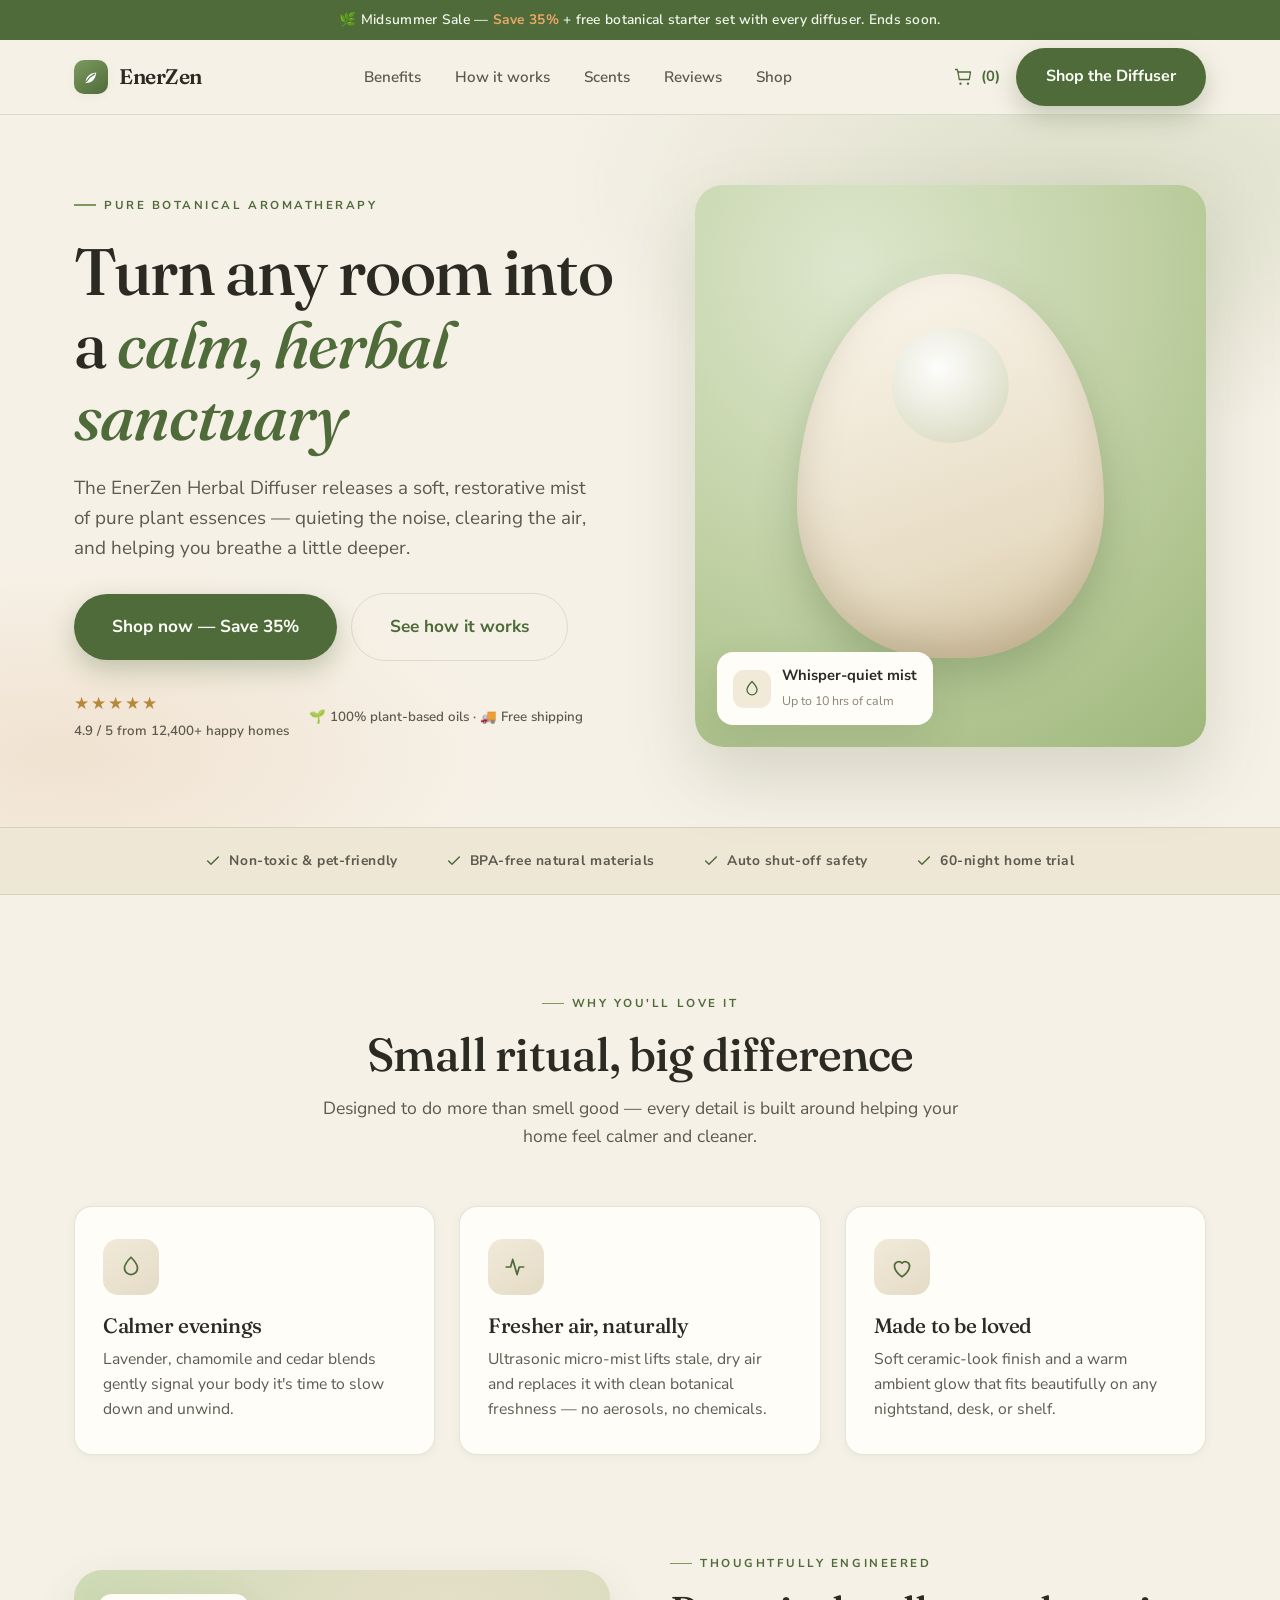
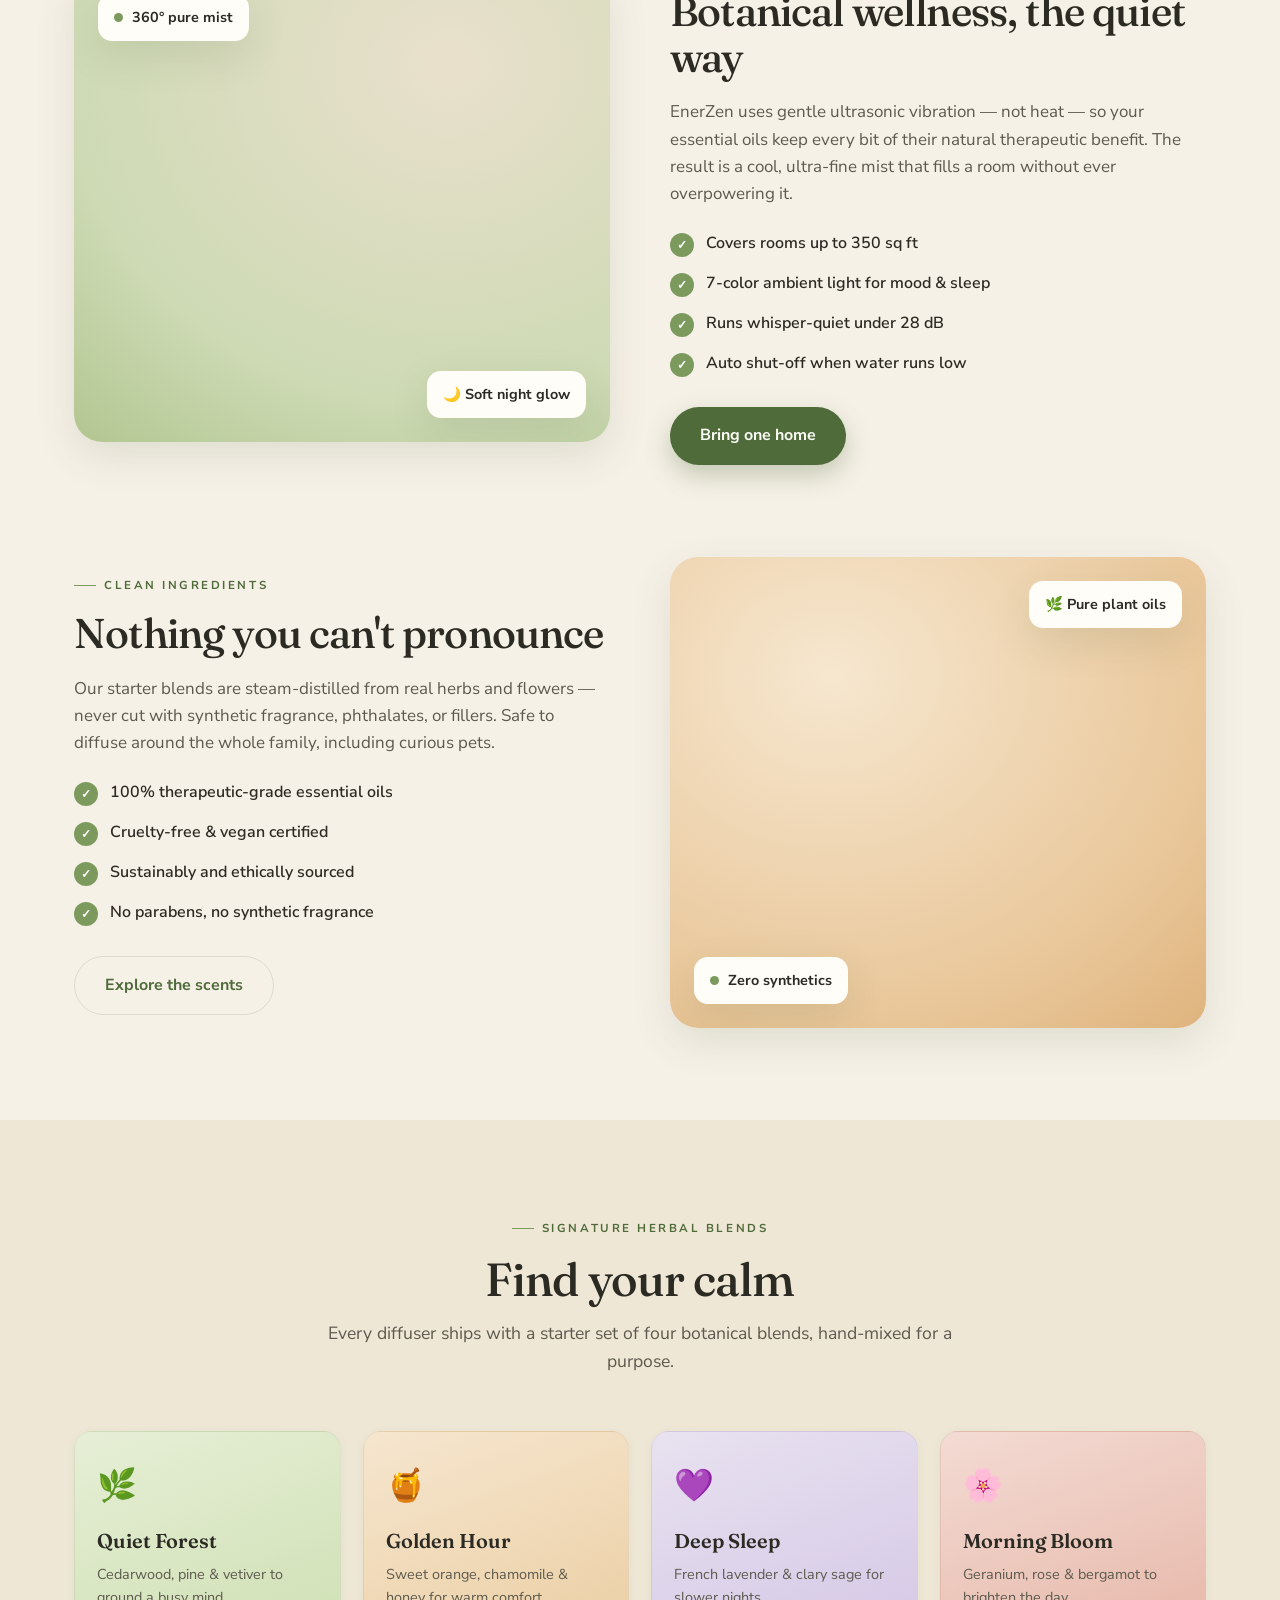
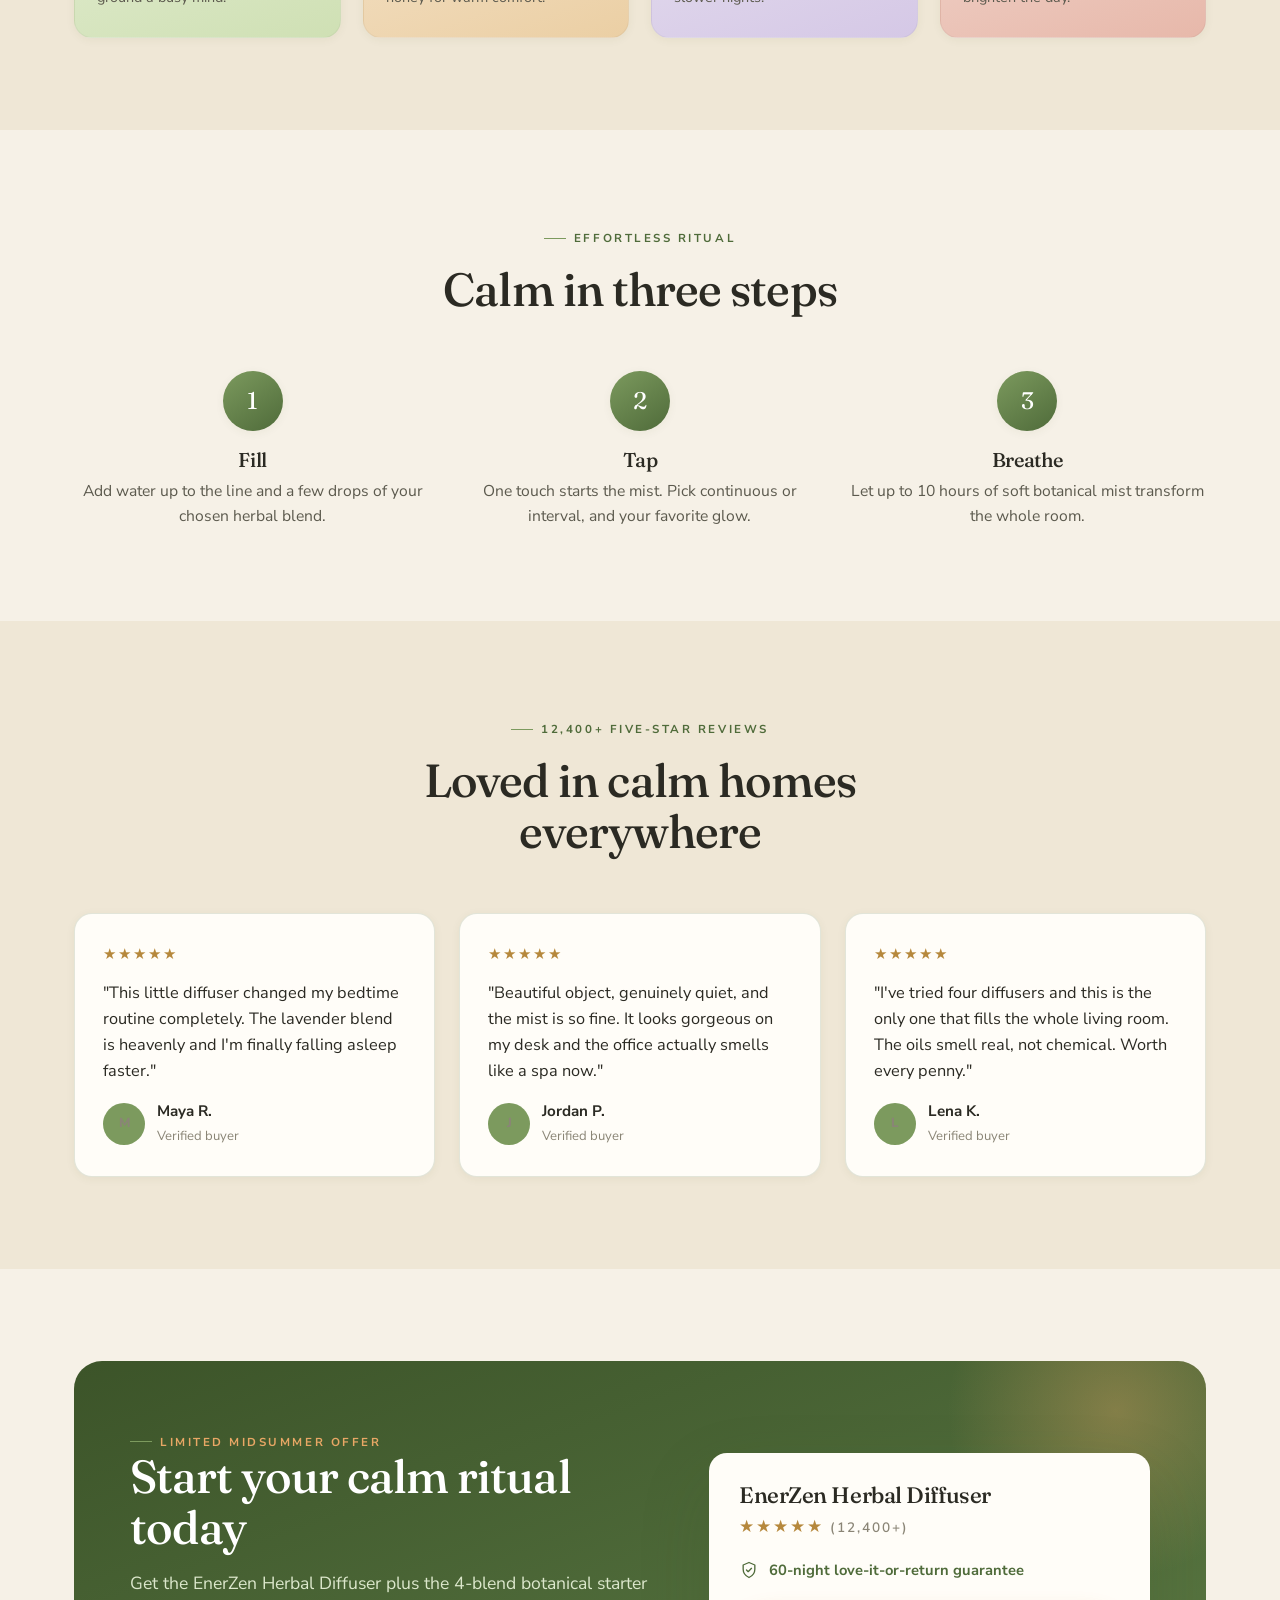
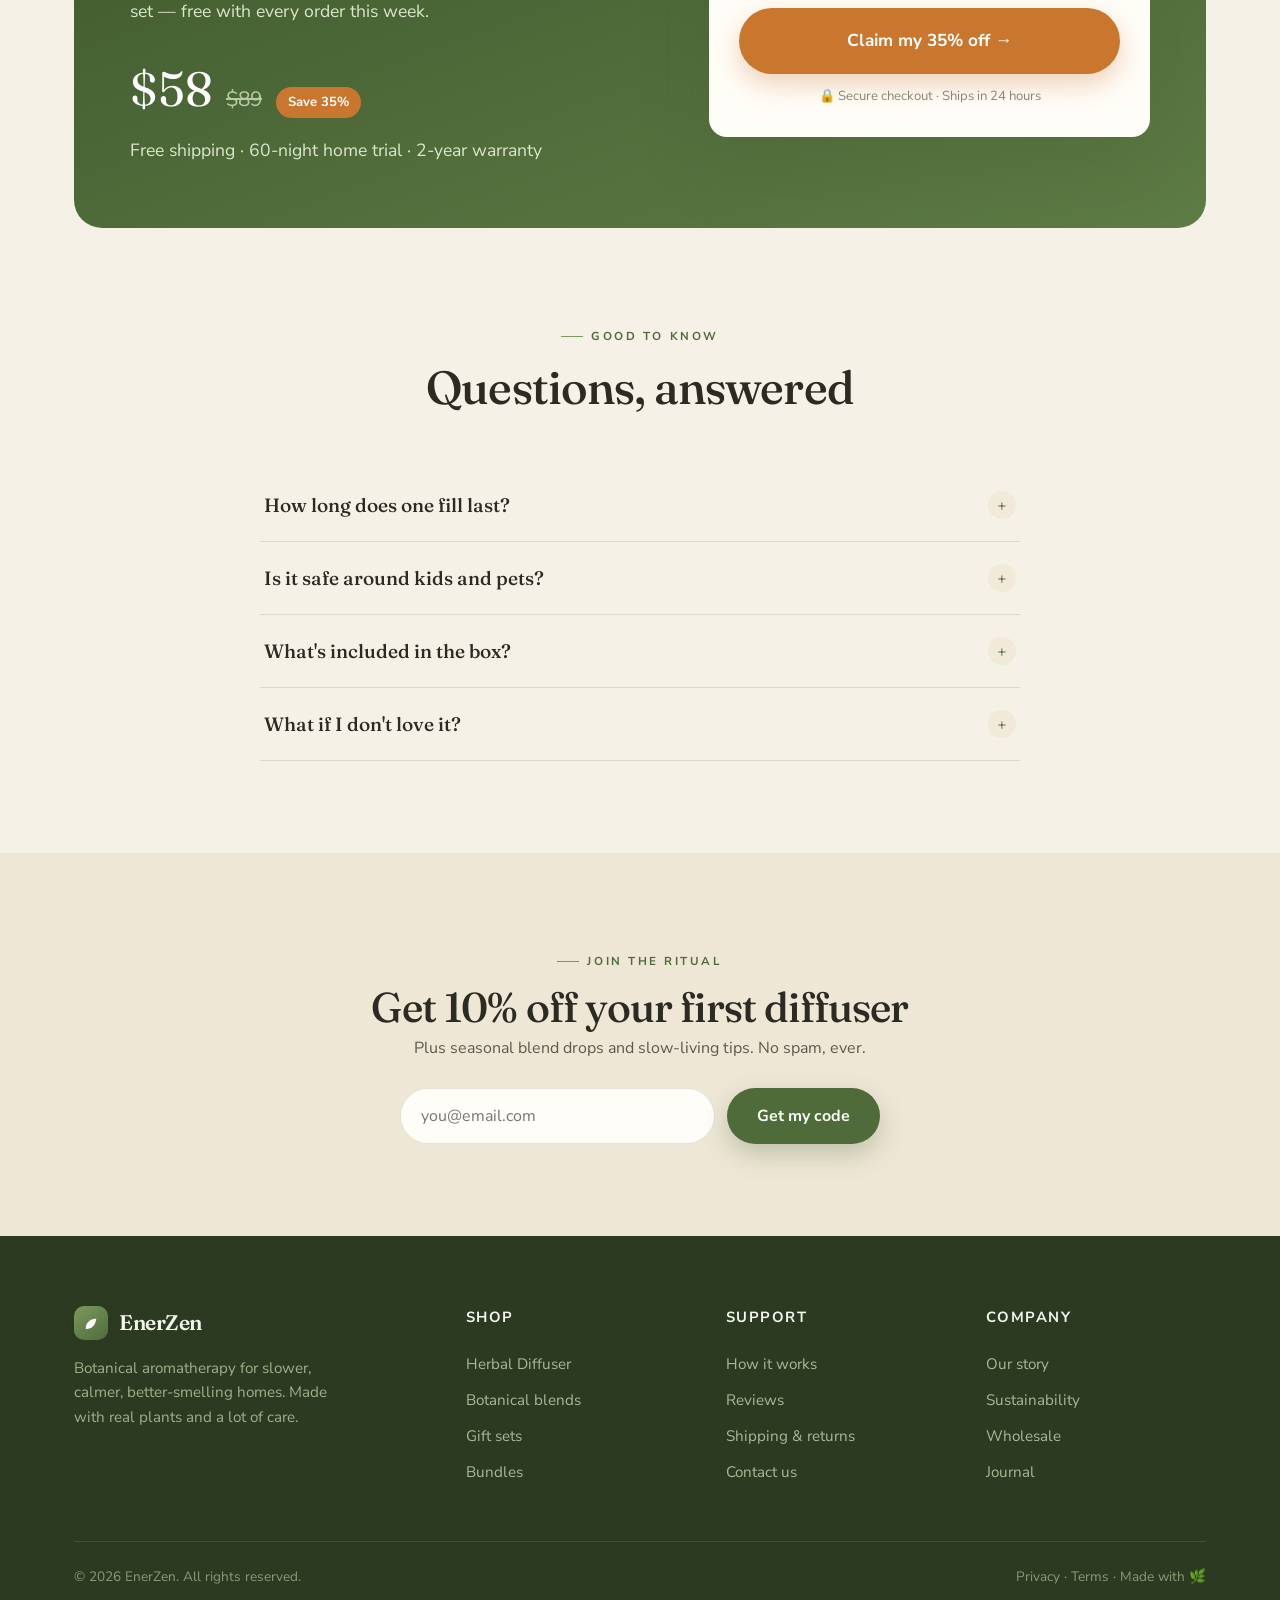
<file: index.html>
<!DOCTYPE html>
<html lang="en">
<head>
  <meta charset="UTF-8" />
  <meta name="viewport" content="width=device-width, initial-scale=1.0" />
  <title>EnerZen Herbal Diffuser | Natural Aromatherapy for a Calmer Home</title>
  <meta name="description" content="The EnerZen Herbal Diffuser blends pure botanical essences into a soft, restorative mist. Ultrasonic, whisper-quiet, and crafted from natural materials to bring calm to any room." />

  <link rel="preconnect" href="https://fonts.googleapis.com" />
  <link rel="preconnect" href="https://fonts.gstatic.com" crossorigin />
  <link href="https://fonts.googleapis.com/css2?family=Fraunces:ital,opsz,wght@0,9..144,400;0,9..144,500;0,9..144,600;1,9..144,400&family=Nunito+Sans:wght@400;500;600;700;800&display=swap" rel="stylesheet" />

  <style>
    /* ============================================================
       CUSTOMIZATION VARIABLES — warm green natural palette
       ============================================================ */
    :root {
      --color-primary:        #4F6B3A;   /* deep herb green */
      --color-primary-dark:   #3C5429;   /* hover / pressed */
      --color-primary-soft:   #7C9A5E;   /* lighter green */
      --color-accent:         #C9762F;   /* warm terracotta */
      --color-accent-soft:    #E8A765;   /* soft amber */
      --color-gold:           #B6883C;   /* honey gold */

      --color-bg:             #F6F1E7;   /* warm cream */
      --color-bg-2:           #EFE7D6;   /* sand */
      --color-surface:        #FFFDF8;   /* card */
      --color-surface-2:      #F1EAD9;   /* elevated warm */
      --color-border:         rgba(79, 107, 58, 0.16);

      --color-text:           #2B2A23;   /* near-black warm */
      --color-text-soft:      #5C5A4E;   /* muted body */
      --color-text-faint:     #8A8576;

      --font-display: 'Fraunces', Georgia, serif;
      --font-body: 'Nunito Sans', -apple-system, BlinkMacSystemFont, sans-serif;

      --radius: 18px;
      --radius-lg: 28px;
      --shadow-sm: 0 2px 10px rgba(60, 84, 41, 0.06);
      --shadow-md: 0 14px 40px rgba(60, 84, 41, 0.12);
      --shadow-lg: 0 30px 70px rgba(60, 84, 41, 0.18);
      --maxw: 1180px;
    }

    * { margin: 0; padding: 0; box-sizing: border-box; }
    html { scroll-behavior: smooth; }
    body {
      font-family: var(--font-body);
      color: var(--color-text);
      background: var(--color-bg);
      line-height: 1.6;
      -webkit-font-smoothing: antialiased;
      overflow-x: hidden;
    }
    a { color: inherit; text-decoration: none; }
    img { max-width: 100%; display: block; }
    h1, h2, h3 { font-family: var(--font-display); font-weight: 500; line-height: 1.1; letter-spacing: -0.02em; }

    .wrap { max-width: var(--maxw); margin: 0 auto; padding: 0 24px; }
    .eyebrow {
      font-family: var(--font-body);
      text-transform: uppercase;
      letter-spacing: 0.22em;
      font-size: 0.72rem;
      font-weight: 700;
      color: var(--color-primary);
      display: inline-flex;
      align-items: center;
      gap: 8px;
    }
    .eyebrow::before { content: ""; width: 22px; height: 1.5px; background: var(--color-primary-soft); display: inline-block; }

    /* ---------- Buttons ---------- */
    .btn {
      display: inline-flex; align-items: center; justify-content: center; gap: 10px;
      font-family: var(--font-body); font-weight: 700; font-size: 1rem;
      padding: 16px 30px; border-radius: 100px; cursor: pointer; border: none;
      transition: transform .18s ease, box-shadow .18s ease, background .18s ease;
      white-space: nowrap;
    }
    .btn-primary { background: var(--color-primary); color: #FBFDF6; box-shadow: 0 10px 26px rgba(79,107,58,.30); }
    .btn-primary:hover { background: var(--color-primary-dark); transform: translateY(-2px); box-shadow: 0 16px 34px rgba(79,107,58,.38); }
    .btn-accent { background: var(--color-accent); color: #fff; box-shadow: 0 10px 26px rgba(201,118,47,.32); }
    .btn-accent:hover { transform: translateY(-2px); box-shadow: 0 16px 34px rgba(201,118,47,.4); }
    .btn-ghost { background: transparent; color: var(--color-primary); border: 1.5px solid var(--color-border); }
    .btn-ghost:hover { background: var(--color-surface-2); border-color: var(--color-primary-soft); }
    .btn-lg { padding: 19px 38px; font-size: 1.08rem; }

    /* ---------- Header ---------- */
    header {
      position: sticky; top: 0; z-index: 100;
      background: rgba(246, 241, 231, 0.82);
      backdrop-filter: blur(14px);
      border-bottom: 1px solid var(--color-border);
    }
    .nav { display: flex; align-items: center; justify-content: space-between; height: 74px; }
    .logo { display: flex; align-items: center; gap: 11px; font-family: var(--font-display); font-weight: 600; font-size: 1.32rem; letter-spacing: -0.02em; }
    .logo .leaf {
      width: 34px; height: 34px; border-radius: 10px;
      background: linear-gradient(145deg, var(--color-primary-soft), var(--color-primary));
      display: grid; place-items: center; color: #fff; box-shadow: var(--shadow-sm);
    }
    .nav-links { display: flex; gap: 34px; align-items: center; }
    .nav-links a { font-weight: 600; font-size: 0.95rem; color: var(--color-text-soft); transition: color .15s; }
    .nav-links a:hover { color: var(--color-primary); }
    .nav-cta { display: flex; align-items: center; gap: 16px; }
    .cart-pill { display: flex; align-items: center; gap: 8px; font-weight: 700; font-size: 0.92rem; color: var(--color-primary); }
    .menu-toggle { display: none; background: none; border: none; cursor: pointer; color: var(--color-text); }
    @media (max-width: 860px) {
      .nav-links { display: none; }
      .menu-toggle { display: block; }
      .nav-cta .btn { display: none; }
    }

    /* ---------- Announcement bar ---------- */
    .announce {
      background: var(--color-primary); color: #F3F7EC;
      text-align: center; font-size: 0.86rem; font-weight: 600; letter-spacing: 0.02em;
      padding: 9px 16px;
    }
    .announce b { color: var(--color-accent-soft); }

    /* ---------- Hero ---------- */
    .hero { position: relative; padding: 70px 0 80px; }
    .hero::before {
      content: ""; position: absolute; inset: 0; z-index: -1;
      background:
        radial-gradient(60% 50% at 85% 10%, rgba(124,154,94,0.22), transparent 70%),
        radial-gradient(50% 40% at 5% 90%, rgba(201,118,47,0.12), transparent 70%);
    }
    .hero-grid { display: grid; grid-template-columns: 1.05fr 0.95fr; gap: 56px; align-items: center; }
    .hero h1 { font-size: clamp(2.6rem, 5.5vw, 4.1rem); margin: 22px 0 20px; }
    .hero h1 em { font-style: italic; color: var(--color-primary); }
    .hero p.lead { font-size: 1.18rem; color: var(--color-text-soft); max-width: 520px; margin-bottom: 30px; }
    .hero-actions { display: flex; gap: 14px; flex-wrap: wrap; align-items: center; }
    .hero-trust { display: flex; align-items: center; gap: 20px; margin-top: 30px; flex-wrap: wrap; }
    .stars { color: var(--color-gold); letter-spacing: 2px; font-size: 1.05rem; }
    .hero-trust small { color: var(--color-text-soft); font-weight: 600; }
    .hero-visual {
      position: relative; aspect-ratio: 4/4.4; border-radius: var(--radius-lg);
      background:
        radial-gradient(120% 120% at 30% 15%, #DCE6CC 0%, #C2D2A6 45%, #98B274 100%);
      box-shadow: var(--shadow-lg);
      overflow: hidden; display: grid; place-items: center;
    }
    .hero-visual .mist {
      position: absolute; width: 200px; height: 200px; border-radius: 50%;
      background: radial-gradient(circle, rgba(255,255,255,0.85), transparent 65%);
      top: 12%; filter: blur(6px); animation: rise 6s ease-in-out infinite;
    }
    @keyframes rise { 0%,100% { transform: translateY(8px) scale(1); opacity:.55; } 50% { transform: translateY(-14px) scale(1.08); opacity:.85; } }
    .diffuser {
      width: 60%; aspect-ratio: 1/1.25; border-radius: 50% 50% 46% 46% / 60% 60% 40% 40%;
      background: linear-gradient(160deg, #FBF7EE, #E7DCC4 70%, #D2C2A0);
      box-shadow: inset 0 -20px 40px rgba(120,100,60,0.25), 0 20px 40px rgba(60,84,41,0.25);
      position: relative; z-index: 2;
    }
    .diffuser::after {
      content: ""; position: absolute; top: 14%; left: 50%; transform: translateX(-50%);
      width: 38%; height: 30%; border-radius: 50%;
      background: radial-gradient(circle at 40% 35%, rgba(255,255,255,0.9), rgba(124,154,94,0.25));
    }
    .hero-badge {
      position: absolute; bottom: 22px; left: 22px;
      background: var(--color-surface); border-radius: 16px; padding: 12px 16px;
      box-shadow: var(--shadow-md); display: flex; align-items: center; gap: 11px; z-index: 3;
    }
    .hero-badge .icn { width: 38px; height: 38px; border-radius: 11px; background: var(--color-surface-2); display: grid; place-items: center; color: var(--color-primary); }
    .hero-badge b { display: block; font-size: 0.92rem; }
    .hero-badge span { font-size: 0.78rem; color: var(--color-text-faint); }
    @media (max-width: 860px) {
      .hero-grid { grid-template-columns: 1fr; gap: 40px; }
      .hero-visual { max-width: 420px; margin: 0 auto; }
    }

    /* ---------- Brand strip ---------- */
    .strip { border-top: 1px solid var(--color-border); border-bottom: 1px solid var(--color-border); background: var(--color-bg-2); }
    .strip-inner { display: flex; gap: 48px; align-items: center; justify-content: center; flex-wrap: wrap; padding: 22px 24px; color: var(--color-text-soft); font-weight: 700; font-size: 0.86rem; letter-spacing: 0.04em; }
    .strip-inner span { display: inline-flex; align-items: center; gap: 8px; }
    .strip-inner svg { color: var(--color-primary); }

    /* ---------- Section base ---------- */
    section.block { padding: 92px 0; }
    .section-head { max-width: 640px; margin: 0 auto 56px; text-align: center; }
    .section-head h2 { font-size: clamp(2rem, 4vw, 2.9rem); margin: 16px 0 14px; }
    .section-head p { color: var(--color-text-soft); font-size: 1.1rem; }

    /* ---------- Benefits grid ---------- */
    .benefits { display: grid; grid-template-columns: repeat(3, 1fr); gap: 24px; }
    .b-card {
      background: var(--color-surface); border: 1px solid var(--color-border);
      border-radius: var(--radius); padding: 32px 28px; box-shadow: var(--shadow-sm);
      transition: transform .2s ease, box-shadow .2s ease;
    }
    .b-card:hover { transform: translateY(-5px); box-shadow: var(--shadow-md); }
    .b-icon {
      width: 56px; height: 56px; border-radius: 15px; display: grid; place-items: center; margin-bottom: 20px;
      background: linear-gradient(145deg, var(--color-surface-2), #E4DBC6); color: var(--color-primary);
    }
    .b-card h3 { font-size: 1.3rem; margin-bottom: 9px; }
    .b-card p { color: var(--color-text-soft); font-size: 0.98rem; }
    @media (max-width: 860px) { .benefits { grid-template-columns: 1fr; } }

    /* ---------- Feature split ---------- */
    .split { display: grid; grid-template-columns: 1fr 1fr; gap: 60px; align-items: center; }
    .split.rev .split-media { order: 2; }
    .split-media {
      aspect-ratio: 5/4.4; border-radius: var(--radius-lg); box-shadow: var(--shadow-md);
      background: radial-gradient(120% 120% at 70% 20%, #E9E0CC, #CDDAB4 60%, #A7BE82);
      position: relative; overflow: hidden;
    }
    .split-media.warm { background: radial-gradient(120% 120% at 30% 25%, #F6E7CF, #E9C79A 60%, #D9A86C); }
    .split-media .chip {
      position: absolute; background: var(--color-surface); border-radius: 14px; padding: 12px 16px;
      box-shadow: var(--shadow-md); font-weight: 700; font-size: 0.9rem; display: flex; align-items: center; gap: 9px;
    }
    .split-media .chip .dot { width: 9px; height: 9px; border-radius: 50%; background: var(--color-primary-soft); }
    .split h2 { font-size: clamp(1.8rem, 3.4vw, 2.6rem); margin: 16px 0 18px; }
    .split p { color: var(--color-text-soft); font-size: 1.06rem; margin-bottom: 18px; }
    .check-list { list-style: none; display: grid; gap: 14px; margin: 24px 0 30px; }
    .check-list li { display: flex; gap: 12px; align-items: flex-start; font-weight: 600; }
    .check-list .tick {
      flex: none; width: 24px; height: 24px; border-radius: 50%; background: var(--color-primary-soft); color: #fff;
      display: grid; place-items: center; font-size: 0.78rem; margin-top: 2px;
    }
    @media (max-width: 860px) { .split { grid-template-columns: 1fr; gap: 36px; } .split.rev .split-media { order: 0; } }

    /* ---------- Scents ---------- */
    .scents { display: grid; grid-template-columns: repeat(4, 1fr); gap: 22px; }
    .scent {
      border-radius: var(--radius); padding: 28px 22px; color: #2B2A23;
      box-shadow: var(--shadow-sm); border: 1px solid rgba(0,0,0,0.04);
      transition: transform .2s ease;
    }
    .scent:hover { transform: translateY(-5px); }
    .scent .emoji { font-size: 2rem; margin-bottom: 14px; }
    .scent h4 { font-family: var(--font-display); font-size: 1.25rem; font-weight: 600; margin-bottom: 6px; }
    .scent p { font-size: 0.9rem; color: var(--color-text-soft); }
    .scent.s1 { background: linear-gradient(160deg,#E6EFD6,#CFE0B4); }
    .scent.s2 { background: linear-gradient(160deg,#F6E6CF,#EBCFA4); }
    .scent.s3 { background: linear-gradient(160deg,#E8E2F0,#D5C8E6); }
    .scent.s4 { background: linear-gradient(160deg,#F3DBD3,#E7B8AA); }
    @media (max-width: 860px) { .scents { grid-template-columns: repeat(2,1fr); } }
    @media (max-width: 480px) { .scents { grid-template-columns: 1fr; } }

    /* ---------- Steps ---------- */
    .steps { display: grid; grid-template-columns: repeat(3,1fr); gap: 30px; }
    .step { text-align: center; }
    .step .num {
      width: 60px; height: 60px; border-radius: 50%; margin: 0 auto 18px;
      display: grid; place-items: center; font-family: var(--font-display); font-size: 1.5rem; color: #fff;
      background: linear-gradient(145deg, var(--color-primary-soft), var(--color-primary)); box-shadow: var(--shadow-sm);
    }
    .step h3 { font-size: 1.25rem; margin-bottom: 8px; }
    .step p { color: var(--color-text-soft); font-size: 0.98rem; }
    @media (max-width: 860px) { .steps { grid-template-columns: 1fr; gap: 32px; } }

    /* ---------- Testimonials ---------- */
    .reviews { display: grid; grid-template-columns: repeat(3,1fr); gap: 24px; }
    .review {
      background: var(--color-surface); border: 1px solid var(--color-border); border-radius: var(--radius);
      padding: 28px; box-shadow: var(--shadow-sm); display: flex; flex-direction: column; gap: 14px;
    }
    .review .stars { font-size: 0.95rem; }
    .review p { color: var(--color-text); font-size: 1.02rem; }
    .reviewer { display: flex; align-items: center; gap: 12px; margin-top: auto; }
    .avatar { width: 42px; height: 42px; border-radius: 50%; display: grid; place-items: center; color: #fff; font-weight: 800; background: var(--color-primary-soft); }
    .reviewer b { font-size: 0.95rem; display: block; }
    .reviewer span { font-size: 0.82rem; color: var(--color-text-faint); }
    @media (max-width: 860px) { .reviews { grid-template-columns: 1fr; } }

    /* ---------- Offer / CTA ---------- */
    .offer { background: linear-gradient(160deg, #3C5429, #4F6B3A 55%, #5E7C45); color: #F3F7EC; border-radius: var(--radius-lg); padding: 64px 56px; position: relative; overflow: hidden; }
    .offer::before { content:""; position:absolute; width:340px; height:340px; border-radius:50%; background:radial-gradient(circle,rgba(232,167,101,0.35),transparent 70%); top:-120px; right:-80px; }
    .offer-grid { display: grid; grid-template-columns: 1.2fr 1fr; gap: 50px; align-items: center; position: relative; z-index: 2; }
    .offer h2 { color: #fff; font-size: clamp(2rem,4vw,2.9rem); margin-bottom: 16px; }
    .offer p { color: #DCE7CC; font-size: 1.1rem; margin-bottom: 26px; }
    .offer .price-row { display: flex; align-items: baseline; gap: 14px; margin-bottom: 8px; }
    .offer .price { font-family: var(--font-display); font-size: 3rem; color: #fff; }
    .offer .was { text-decoration: line-through; color: #B9C9A4; font-size: 1.3rem; }
    .offer .save-tag { background: var(--color-accent); color:#fff; font-weight:700; font-size:0.82rem; padding:5px 12px; border-radius:100px; }
    .offer-card { background: var(--color-surface); color: var(--color-text); border-radius: var(--radius); padding: 30px; box-shadow: var(--shadow-lg); }
    .offer-card h3 { font-size: 1.4rem; margin-bottom: 6px; }
    .offer-card .guarantee { display: flex; gap: 10px; align-items: center; margin: 18px 0; font-weight:700; color: var(--color-primary); font-size: 0.92rem; }
    .offer-card .btn { width: 100%; margin-top: 8px; }
    .offer-card small { display:block; text-align:center; color: var(--color-text-faint); margin-top: 12px; font-size: 0.82rem; }
    @media (max-width: 860px) { .offer { padding: 44px 28px; } .offer-grid { grid-template-columns: 1fr; gap: 34px; } }

    /* ---------- FAQ ---------- */
    .faq-wrap { max-width: 760px; margin: 0 auto; }
    .faq-item { border-bottom: 1px solid var(--color-border); }
    .faq-q { width: 100%; background: none; border: none; cursor: pointer; text-align: left; padding: 22px 4px; font-family: var(--font-display); font-size: 1.2rem; font-weight: 500; color: var(--color-text); display: flex; justify-content: space-between; align-items: center; gap: 16px; }
    .faq-q .plus { flex: none; width: 28px; height: 28px; border-radius: 50%; background: var(--color-surface-2); display: grid; place-items: center; color: var(--color-primary); transition: transform .25s; font-size: 1.1rem; }
    .faq-a { max-height: 0; overflow: hidden; transition: max-height .3s ease; color: var(--color-text-soft); }
    .faq-a p { padding: 0 4px 22px; }
    .faq-item.open .plus { transform: rotate(45deg); }

    /* ---------- Newsletter ---------- */
    .news { text-align: center; }
    .news-form { display: flex; gap: 12px; max-width: 480px; margin: 26px auto 0; }
    .news-form input { flex: 1; padding: 16px 20px; border-radius: 100px; border: 1.5px solid var(--color-border); font-family: var(--font-body); font-size: 1rem; background: var(--color-surface); }
    .news-form input:focus { outline: none; border-color: var(--color-primary-soft); }
    @media (max-width: 480px) { .news-form { flex-direction: column; } }

    /* ---------- Footer ---------- */
    footer { background: #2C3A22; color: #C9D6B6; padding: 70px 0 30px; }
    .foot-grid { display: grid; grid-template-columns: 1.6fr 1fr 1fr 1fr; gap: 40px; margin-bottom: 50px; }
    footer .logo { color: #F3F7EC; margin-bottom: 16px; }
    footer p { color: #9FB089; font-size: 0.95rem; max-width: 280px; }
    .foot-col h5 { color: #F3F7EC; font-family: var(--font-body); font-weight: 700; font-size: 0.92rem; text-transform: uppercase; letter-spacing: 0.1em; margin-bottom: 16px; }
    .foot-col a { display: block; color: #A9B996; padding: 6px 0; font-size: 0.95rem; transition: color .15s; }
    .foot-col a:hover { color: #F3F7EC; }
    .foot-bottom { border-top: 1px solid rgba(255,255,255,0.1); padding-top: 24px; display: flex; justify-content: space-between; flex-wrap: wrap; gap: 12px; font-size: 0.85rem; color: #8A9B76; }
    @media (max-width: 860px) { .foot-grid { grid-template-columns: 1fr 1fr; } }

    .reveal { opacity: 0; transform: translateY(24px); transition: opacity .6s ease, transform .6s ease; }
    .reveal.in { opacity: 1; transform: none; }
  </style>
</head>
<body>

  <div class="announce">🌿 Midsummer Sale — <b>Save 35%</b> + free botanical starter set with every diffuser. Ends soon.</div>

  <header>
    <div class="wrap nav">
      <a href="index.html" class="logo">
        <span class="leaf">
          <svg width="18" height="18" viewBox="0 0 24 24" fill="none"><path d="M5 19c0-7 5-12 14-13-1 9-6 14-13 14-1 0-1 0-1-1Z" fill="currentColor"/><path d="M6 18C9 13 13 10 17 8" stroke="#4F6B3A" stroke-width="1.4" stroke-linecap="round"/></svg>
        </span>
        EnerZen
      </a>
      <nav class="nav-links">
        <a href="#benefits">Benefits</a>
        <a href="#how">How it works</a>
        <a href="#scents">Scents</a>
        <a href="#reviews">Reviews</a>
        <a href="product.html">Shop</a>
      </nav>
      <div class="nav-cta">
        <span class="cart-pill">
          <svg width="20" height="20" viewBox="0 0 24 24" fill="none"><path d="M6 6h15l-1.5 9h-12L6 6Z" stroke="currentColor" stroke-width="1.6" stroke-linecap="round" stroke-linejoin="round"/><circle cx="9" cy="20" r="1.4" fill="currentColor"/><circle cx="18" cy="20" r="1.4" fill="currentColor"/><path d="M6 6 5 3H3" stroke="currentColor" stroke-width="1.6" stroke-linecap="round"/></svg>
          (0)
        </span>
        <a href="product.html" class="btn btn-primary">Shop the Diffuser</a>
        <button class="menu-toggle" aria-label="Menu">
          <svg width="26" height="26" viewBox="0 0 24 24" fill="none"><path d="M4 7h16M4 12h16M4 17h16" stroke="currentColor" stroke-width="1.8" stroke-linecap="round"/></svg>
        </button>
      </div>
    </div>
  </header>

  <!-- HERO -->
  <section class="hero">
    <div class="wrap hero-grid">
      <div class="hero-copy">
        <span class="eyebrow">Pure botanical aromatherapy</span>
        <h1>Turn any room into a <em>calm, herbal sanctuary</em></h1>
        <p class="lead">The EnerZen Herbal Diffuser releases a soft, restorative mist of pure plant essences — quieting the noise, clearing the air, and helping you breathe a little deeper.</p>
        <div class="hero-actions">
          <a href="product.html" class="btn btn-primary btn-lg">Shop now — Save 35%</a>
          <a href="#how" class="btn btn-ghost btn-lg">See how it works</a>
        </div>
        <div class="hero-trust">
          <div>
            <div class="stars">★★★★★</div>
            <small>4.9 / 5 from 12,400+ happy homes</small>
          </div>
          <small>🌱 100% plant-based oils · 🚚 Free shipping</small>
        </div>
      </div>
      <div class="hero-visual">
        <div class="mist"></div>
        <div class="diffuser"></div>
        <div class="hero-badge">
          <span class="icn">
            <svg width="20" height="20" viewBox="0 0 24 24" fill="none"><path d="M12 3c4 4 6 7 6 10a6 6 0 0 1-12 0c0-3 2-6 6-10Z" stroke="currentColor" stroke-width="1.6" stroke-linejoin="round"/></svg>
          </span>
          <div>
            <b>Whisper-quiet mist</b>
            <span>Up to 10 hrs of calm</span>
          </div>
        </div>
      </div>
    </div>
  </section>

  <!-- BRAND STRIP -->
  <div class="strip">
    <div class="wrap strip-inner">
      <span><svg width="16" height="16" viewBox="0 0 24 24" fill="none"><path d="M20 6 9 17l-5-5" stroke="currentColor" stroke-width="2.2" stroke-linecap="round" stroke-linejoin="round"/></svg> Non-toxic &amp; pet-friendly</span>
      <span><svg width="16" height="16" viewBox="0 0 24 24" fill="none"><path d="M20 6 9 17l-5-5" stroke="currentColor" stroke-width="2.2" stroke-linecap="round" stroke-linejoin="round"/></svg> BPA-free natural materials</span>
      <span><svg width="16" height="16" viewBox="0 0 24 24" fill="none"><path d="M20 6 9 17l-5-5" stroke="currentColor" stroke-width="2.2" stroke-linecap="round" stroke-linejoin="round"/></svg> Auto shut-off safety</span>
      <span><svg width="16" height="16" viewBox="0 0 24 24" fill="none"><path d="M20 6 9 17l-5-5" stroke="currentColor" stroke-width="2.2" stroke-linecap="round" stroke-linejoin="round"/></svg> 60-night home trial</span>
    </div>
  </div>

  <!-- BENEFITS -->
  <section class="block" id="benefits">
    <div class="wrap">
      <div class="section-head reveal">
        <span class="eyebrow" style="justify-content:center;">Why you'll love it</span>
        <h2>Small ritual, big difference</h2>
        <p>Designed to do more than smell good — every detail is built around helping your home feel calmer and cleaner.</p>
      </div>
      <div class="benefits">
        <div class="b-card reveal">
          <div class="b-icon"><svg width="26" height="26" viewBox="0 0 24 24" fill="none"><path d="M12 3c4 4 6 7 6 10a6 6 0 0 1-12 0c0-3 2-6 6-10Z" stroke="currentColor" stroke-width="1.6" stroke-linejoin="round"/></svg></div>
          <h3>Calmer evenings</h3>
          <p>Lavender, chamomile and cedar blends gently signal your body it's time to slow down and unwind.</p>
        </div>
        <div class="b-card reveal">
          <div class="b-icon"><svg width="26" height="26" viewBox="0 0 24 24" fill="none"><path d="M3 12h4l2-7 4 14 2-7h4" stroke="currentColor" stroke-width="1.6" stroke-linecap="round" stroke-linejoin="round"/></svg></div>
          <h3>Fresher air, naturally</h3>
          <p>Ultrasonic micro-mist lifts stale, dry air and replaces it with clean botanical freshness — no aerosols, no chemicals.</p>
        </div>
        <div class="b-card reveal">
          <div class="b-icon"><svg width="26" height="26" viewBox="0 0 24 24" fill="none"><path d="M12 21s-7-4.5-7-10a4 4 0 0 1 7-2.5A4 4 0 0 1 19 11c0 5.5-7 10-7 10Z" stroke="currentColor" stroke-width="1.6" stroke-linejoin="round"/></svg></div>
          <h3>Made to be loved</h3>
          <p>Soft ceramic-look finish and a warm ambient glow that fits beautifully on any nightstand, desk, or shelf.</p>
        </div>
      </div>
    </div>
  </section>

  <!-- SPLIT 1 -->
  <section class="block" style="padding-top:0;">
    <div class="wrap split reveal">
      <div class="split-media">
        <span class="chip" style="top:24px; left:24px;"><span class="dot"></span> 360° pure mist</span>
        <span class="chip" style="bottom:24px; right:24px;">🌙 Soft night glow</span>
      </div>
      <div>
        <span class="eyebrow">Thoughtfully engineered</span>
        <h2>Botanical wellness, the quiet way</h2>
        <p>EnerZen uses gentle ultrasonic vibration — not heat — so your essential oils keep every bit of their natural therapeutic benefit. The result is a cool, ultra-fine mist that fills a room without ever overpowering it.</p>
        <ul class="check-list">
          <li><span class="tick">✓</span> Covers rooms up to 350 sq ft</li>
          <li><span class="tick">✓</span> 7-color ambient light for mood &amp; sleep</li>
          <li><span class="tick">✓</span> Runs whisper-quiet under 28 dB</li>
          <li><span class="tick">✓</span> Auto shut-off when water runs low</li>
        </ul>
        <a href="product.html" class="btn btn-primary">Bring one home</a>
      </div>
    </div>
  </section>

  <!-- SPLIT 2 -->
  <section class="block" style="padding-top:0;">
    <div class="wrap split rev reveal">
      <div class="split-media warm">
        <span class="chip" style="top:24px; right:24px;">🌿 Pure plant oils</span>
        <span class="chip" style="bottom:24px; left:24px;"><span class="dot"></span> Zero synthetics</span>
      </div>
      <div>
        <span class="eyebrow">Clean ingredients</span>
        <h2>Nothing you can't pronounce</h2>
        <p>Our starter blends are steam-distilled from real herbs and flowers — never cut with synthetic fragrance, phthalates, or fillers. Safe to diffuse around the whole family, including curious pets.</p>
        <ul class="check-list">
          <li><span class="tick">✓</span> 100% therapeutic-grade essential oils</li>
          <li><span class="tick">✓</span> Cruelty-free &amp; vegan certified</li>
          <li><span class="tick">✓</span> Sustainably and ethically sourced</li>
          <li><span class="tick">✓</span> No parabens, no synthetic fragrance</li>
        </ul>
        <a href="#scents" class="btn btn-ghost">Explore the scents</a>
      </div>
    </div>
  </section>

  <!-- SCENTS -->
  <section class="block" id="scents" style="background:var(--color-bg-2);">
    <div class="wrap">
      <div class="section-head reveal">
        <span class="eyebrow" style="justify-content:center;">Signature herbal blends</span>
        <h2>Find your calm</h2>
        <p>Every diffuser ships with a starter set of four botanical blends, hand-mixed for a purpose.</p>
      </div>
      <div class="scents">
        <div class="scent s1 reveal"><div class="emoji">🌿</div><h4>Quiet Forest</h4><p>Cedarwood, pine &amp; vetiver to ground a busy mind.</p></div>
        <div class="scent s2 reveal"><div class="emoji">🍯</div><h4>Golden Hour</h4><p>Sweet orange, chamomile &amp; honey for warm comfort.</p></div>
        <div class="scent s3 reveal"><div class="emoji">💜</div><h4>Deep Sleep</h4><p>French lavender &amp; clary sage for slower nights.</p></div>
        <div class="scent s4 reveal"><div class="emoji">🌸</div><h4>Morning Bloom</h4><p>Geranium, rose &amp; bergamot to brighten the day.</p></div>
      </div>
    </div>
  </section>

  <!-- HOW IT WORKS -->
  <section class="block" id="how">
    <div class="wrap">
      <div class="section-head reveal">
        <span class="eyebrow" style="justify-content:center;">Effortless ritual</span>
        <h2>Calm in three steps</h2>
      </div>
      <div class="steps">
        <div class="step reveal">
          <div class="num">1</div>
          <h3>Fill</h3>
          <p>Add water up to the line and a few drops of your chosen herbal blend.</p>
        </div>
        <div class="step reveal">
          <div class="num">2</div>
          <h3>Tap</h3>
          <p>One touch starts the mist. Pick continuous or interval, and your favorite glow.</p>
        </div>
        <div class="step reveal">
          <div class="num">3</div>
          <h3>Breathe</h3>
          <p>Let up to 10 hours of soft botanical mist transform the whole room.</p>
        </div>
      </div>
    </div>
  </section>

  <!-- REVIEWS -->
  <section class="block" id="reviews" style="background:var(--color-bg-2);">
    <div class="wrap">
      <div class="section-head reveal">
        <span class="eyebrow" style="justify-content:center;">12,400+ five-star reviews</span>
        <h2>Loved in calm homes everywhere</h2>
      </div>
      <div class="reviews">
        <div class="review reveal">
          <div class="stars">★★★★★</div>
          <p>"This little diffuser changed my bedtime routine completely. The lavender blend is heavenly and I'm finally falling asleep faster."</p>
          <div class="reviewer"><span class="avatar">M</span><div><b>Maya R.</b><span>Verified buyer</span></div></div>
        </div>
        <div class="review reveal">
          <div class="stars">★★★★★</div>
          <p>"Beautiful object, genuinely quiet, and the mist is so fine. It looks gorgeous on my desk and the office actually smells like a spa now."</p>
          <div class="reviewer"><span class="avatar">J</span><div><b>Jordan P.</b><span>Verified buyer</span></div></div>
        </div>
        <div class="review reveal">
          <div class="stars">★★★★★</div>
          <p>"I've tried four diffusers and this is the only one that fills the whole living room. The oils smell real, not chemical. Worth every penny."</p>
          <div class="reviewer"><span class="avatar">L</span><div><b>Lena K.</b><span>Verified buyer</span></div></div>
        </div>
      </div>
    </div>
  </section>

  <!-- OFFER -->
  <section class="block">
    <div class="wrap">
      <div class="offer reveal">
        <div class="offer-grid">
          <div>
            <span class="eyebrow" style="color:#E8A765;">Limited midsummer offer</span>
            <h2>Start your calm ritual today</h2>
            <p>Get the EnerZen Herbal Diffuser plus the 4-blend botanical starter set — free with every order this week.</p>
            <div class="price-row">
              <span class="price">$58</span>
              <span class="was">$89</span>
              <span class="save-tag">Save 35%</span>
            </div>
            <p style="margin-bottom:0;">Free shipping · 60-night home trial · 2-year warranty</p>
          </div>
          <div class="offer-card">
            <h3>EnerZen Herbal Diffuser</h3>
            <div class="stars" style="color:var(--color-gold);">★★★★★ <span style="color:var(--color-text-faint); font-size:0.85rem; font-weight:600;">(12,400+)</span></div>
            <div class="guarantee">
              <svg width="20" height="20" viewBox="0 0 24 24" fill="none"><path d="M12 3l7 3v5c0 5-3 8-7 10-4-2-7-5-7-10V6l7-3Z" stroke="currentColor" stroke-width="1.6" stroke-linejoin="round"/><path d="M9 12l2 2 4-4" stroke="currentColor" stroke-width="1.6" stroke-linecap="round" stroke-linejoin="round"/></svg>
              60-night love-it-or-return guarantee
            </div>
            <a href="product.html" class="btn btn-accent btn-lg">Claim my 35% off →</a>
            <small>🔒 Secure checkout · Ships in 24 hours</small>
          </div>
        </div>
      </div>
    </div>
  </section>

  <!-- FAQ -->
  <section class="block" style="padding-top:0;">
    <div class="wrap">
      <div class="section-head reveal">
        <span class="eyebrow" style="justify-content:center;">Good to know</span>
        <h2>Questions, answered</h2>
      </div>
      <div class="faq-wrap reveal">
        <div class="faq-item">
          <button class="faq-q">How long does one fill last? <span class="plus">+</span></button>
          <div class="faq-a"><p>On interval mode, a single tank runs up to 10 hours — easily an entire night or a full workday. On continuous mode you'll get around 6 hours of steady mist.</p></div>
        </div>
        <div class="faq-item">
          <button class="faq-q">Is it safe around kids and pets? <span class="plus">+</span></button>
          <div class="faq-a"><p>Yes. The diffuser runs cool (no hot surfaces) and auto shuts off when water runs low. Our starter oils are 100% plant-based — though as with any essential oil, we include a simple guide on pet-safe usage.</p></div>
        </div>
        <div class="faq-item">
          <button class="faq-q">What's included in the box? <span class="plus">+</span></button>
          <div class="faq-a"><p>Your EnerZen Herbal Diffuser, a USB-C power adapter, the 4-blend botanical starter set (Quiet Forest, Golden Hour, Deep Sleep, Morning Bloom), and a quick-start care guide.</p></div>
        </div>
        <div class="faq-item">
          <button class="faq-q">What if I don't love it? <span class="plus">+</span></button>
          <div class="faq-a"><p>Try it for 60 nights. If it's not for you, send it back for a full refund — no questions, no restocking fees. Every order is also covered by a 2-year warranty.</p></div>
        </div>
      </div>
    </div>
  </section>

  <!-- NEWSLETTER -->
  <section class="block news" style="background:var(--color-bg-2);">
    <div class="wrap reveal">
      <span class="eyebrow" style="justify-content:center;">Join the ritual</span>
      <h2 style="font-size:clamp(1.8rem,3.5vw,2.6rem); margin:14px 0 6px;">Get 10% off your first diffuser</h2>
      <p style="color:var(--color-text-soft);">Plus seasonal blend drops and slow-living tips. No spam, ever.</p>
      <form class="news-form" onsubmit="event.preventDefault(); this.reset(); this.querySelector('input').placeholder='Thanks — check your inbox 🌿';">
        <input type="email" placeholder="you@email.com" required />
        <button class="btn btn-primary" type="submit">Get my code</button>
      </form>
    </div>
  </section>

  <!-- FOOTER -->
  <footer>
    <div class="wrap">
      <div class="foot-grid">
        <div>
          <div class="logo">
            <span class="leaf"><svg width="18" height="18" viewBox="0 0 24 24" fill="none"><path d="M5 19c0-7 5-12 14-13-1 9-6 14-13 14-1 0-1 0-1-1Z" fill="currentColor"/></svg></span>
            EnerZen
          </div>
          <p>Botanical aromatherapy for slower, calmer, better-smelling homes. Made with real plants and a lot of care.</p>
        </div>
        <div class="foot-col">
          <h5>Shop</h5>
          <a href="product.html">Herbal Diffuser</a>
          <a href="product.html">Botanical blends</a>
          <a href="product.html">Gift sets</a>
          <a href="product.html">Bundles</a>
        </div>
        <div class="foot-col">
          <h5>Support</h5>
          <a href="#how">How it works</a>
          <a href="#reviews">Reviews</a>
          <a href="#">Shipping &amp; returns</a>
          <a href="#">Contact us</a>
        </div>
        <div class="foot-col">
          <h5>Company</h5>
          <a href="#">Our story</a>
          <a href="#">Sustainability</a>
          <a href="#">Wholesale</a>
          <a href="#">Journal</a>
        </div>
      </div>
      <div class="foot-bottom">
        <span>© 2026 EnerZen. All rights reserved.</span>
        <span>Privacy · Terms · Made with 🌿</span>
      </div>
    </div>
  </footer>

  <script>
    // FAQ accordion
    document.querySelectorAll('.faq-q').forEach(function(q){
      q.addEventListener('click', function(){
        var item = q.parentElement;
        var a = item.querySelector('.faq-a');
        var open = item.classList.toggle('open');
        a.style.maxHeight = open ? a.scrollHeight + 'px' : 0;
      });
    });

    // Mobile menu
    var toggle = document.querySelector('.menu-toggle');
    if (toggle) toggle.addEventListener('click', function(){
      window.location.hash = '#benefits';
    });

    // Reveal on scroll
    var io = new IntersectionObserver(function(entries){
      entries.forEach(function(e){ if(e.isIntersecting){ e.target.classList.add('in'); io.unobserve(e.target); } });
    }, { threshold: 0.12 });
    document.querySelectorAll('.reveal').forEach(function(el){ io.observe(el); });
  </script>
</body>
</html>
</file>
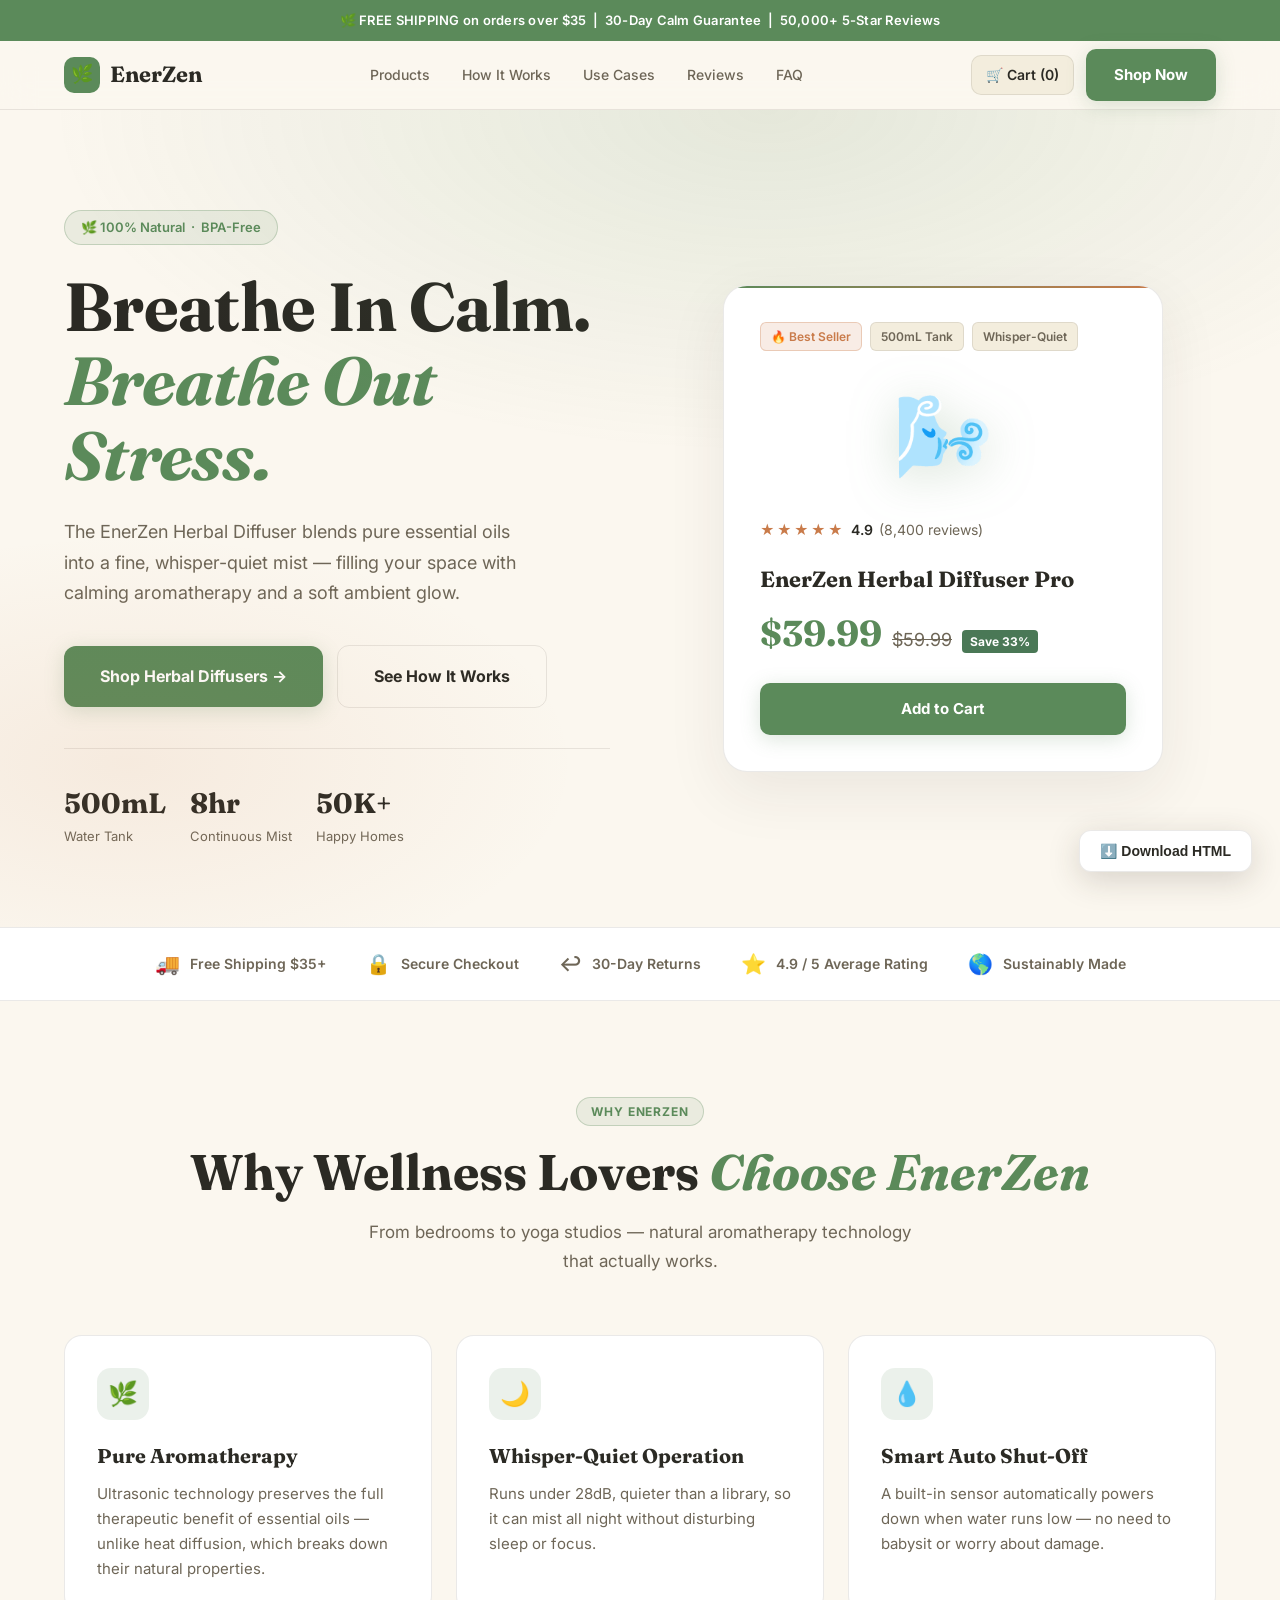
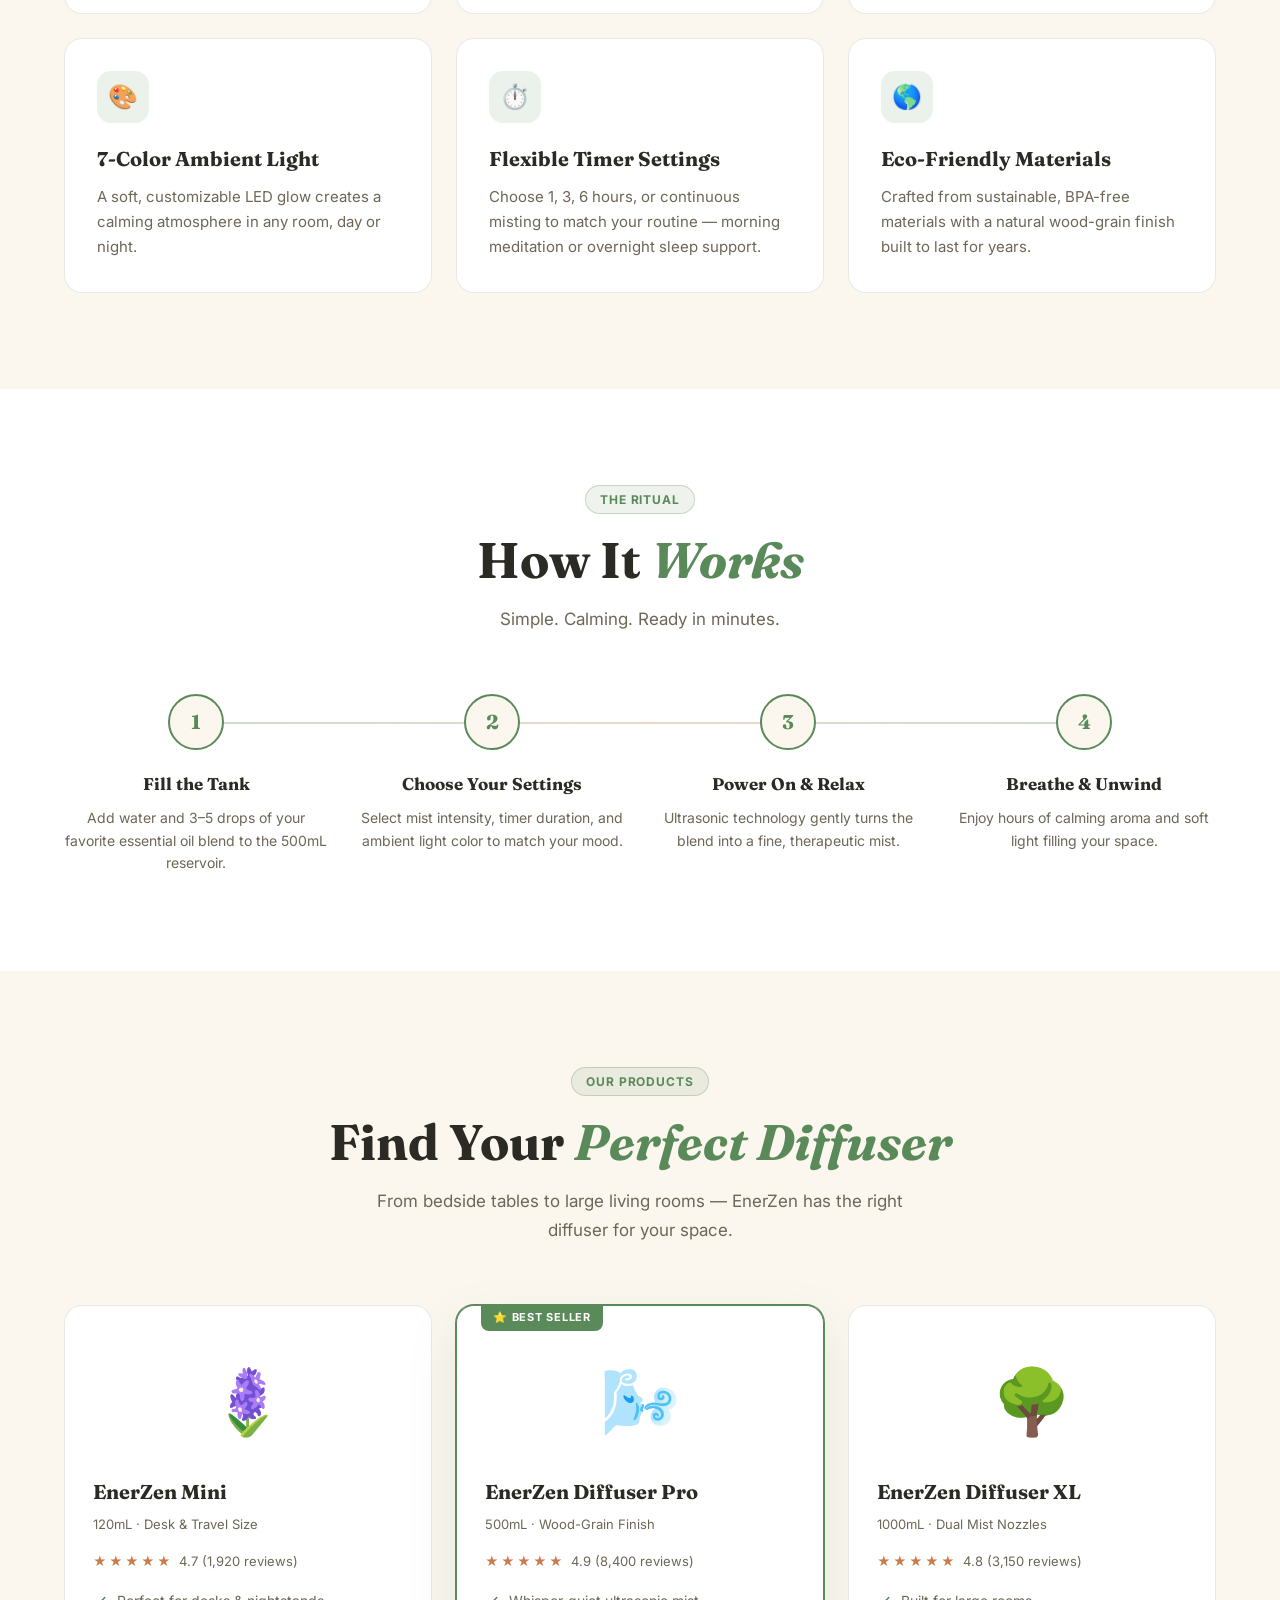
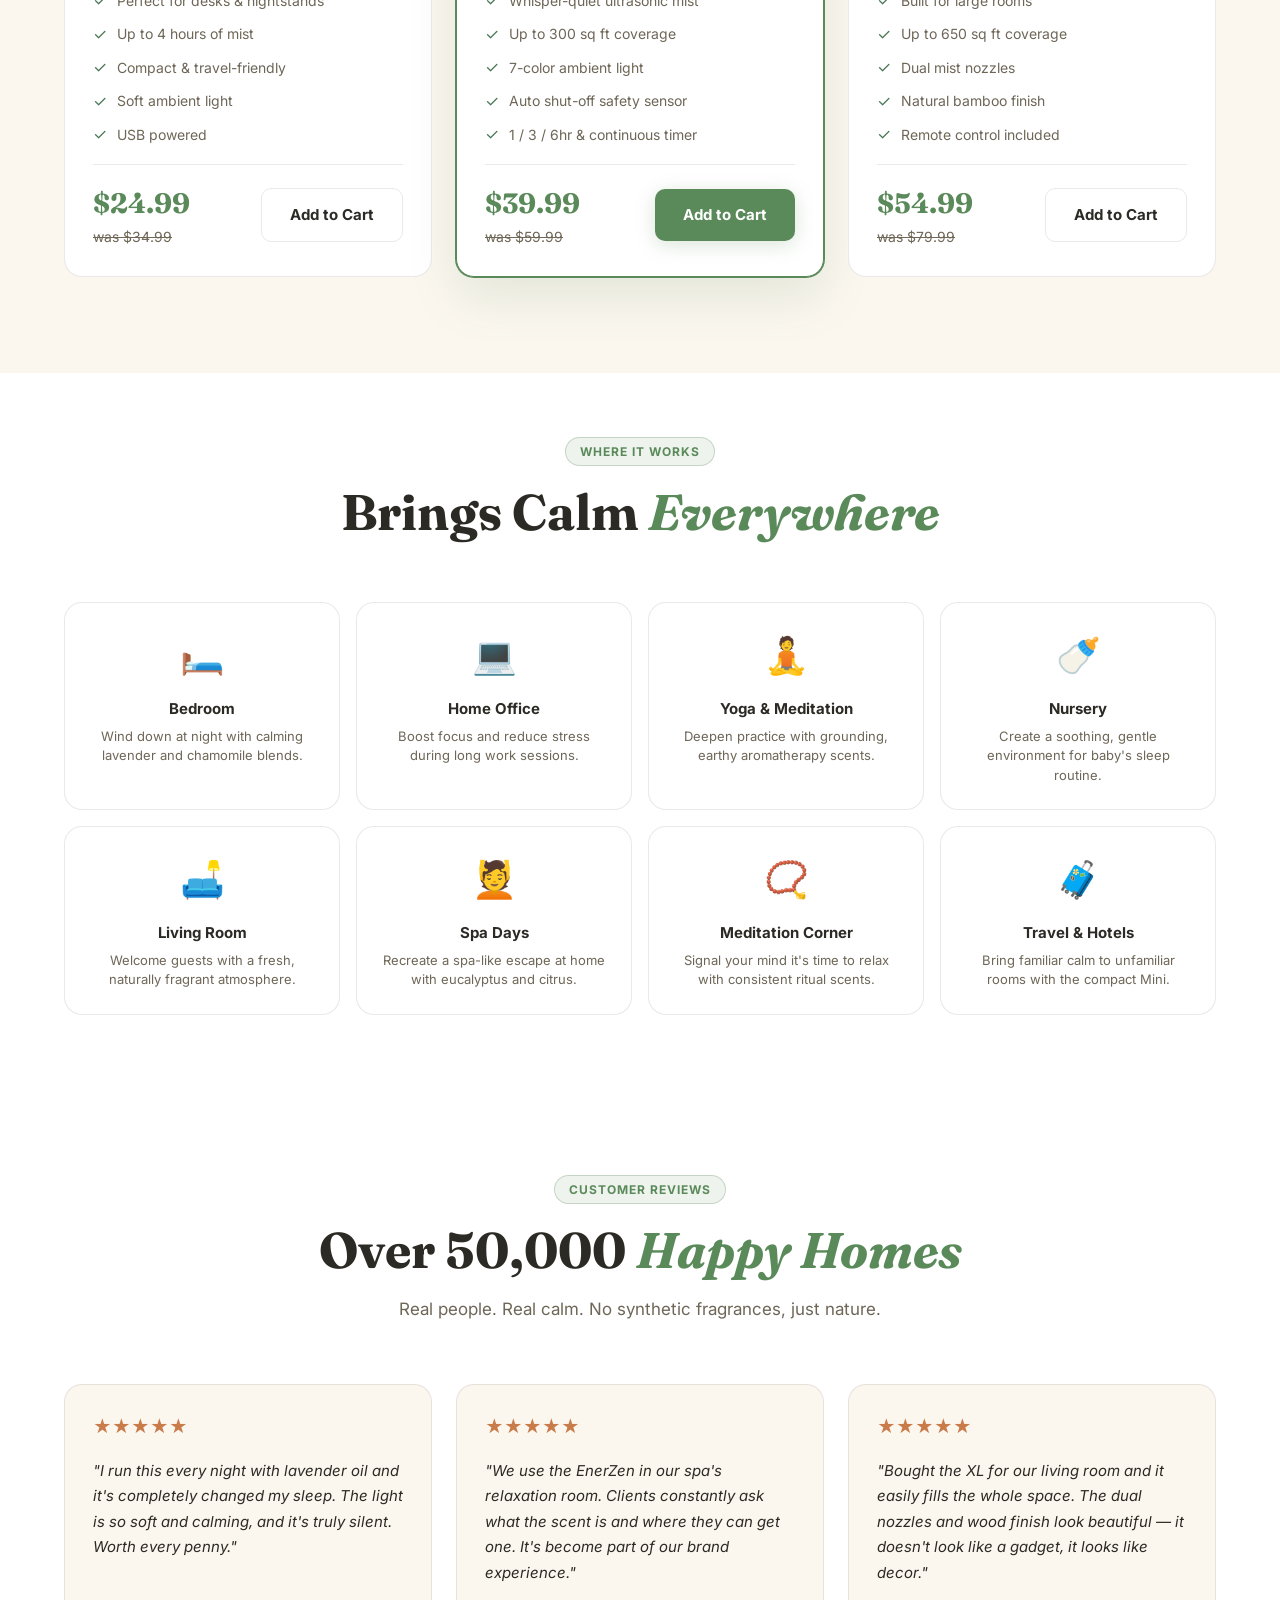
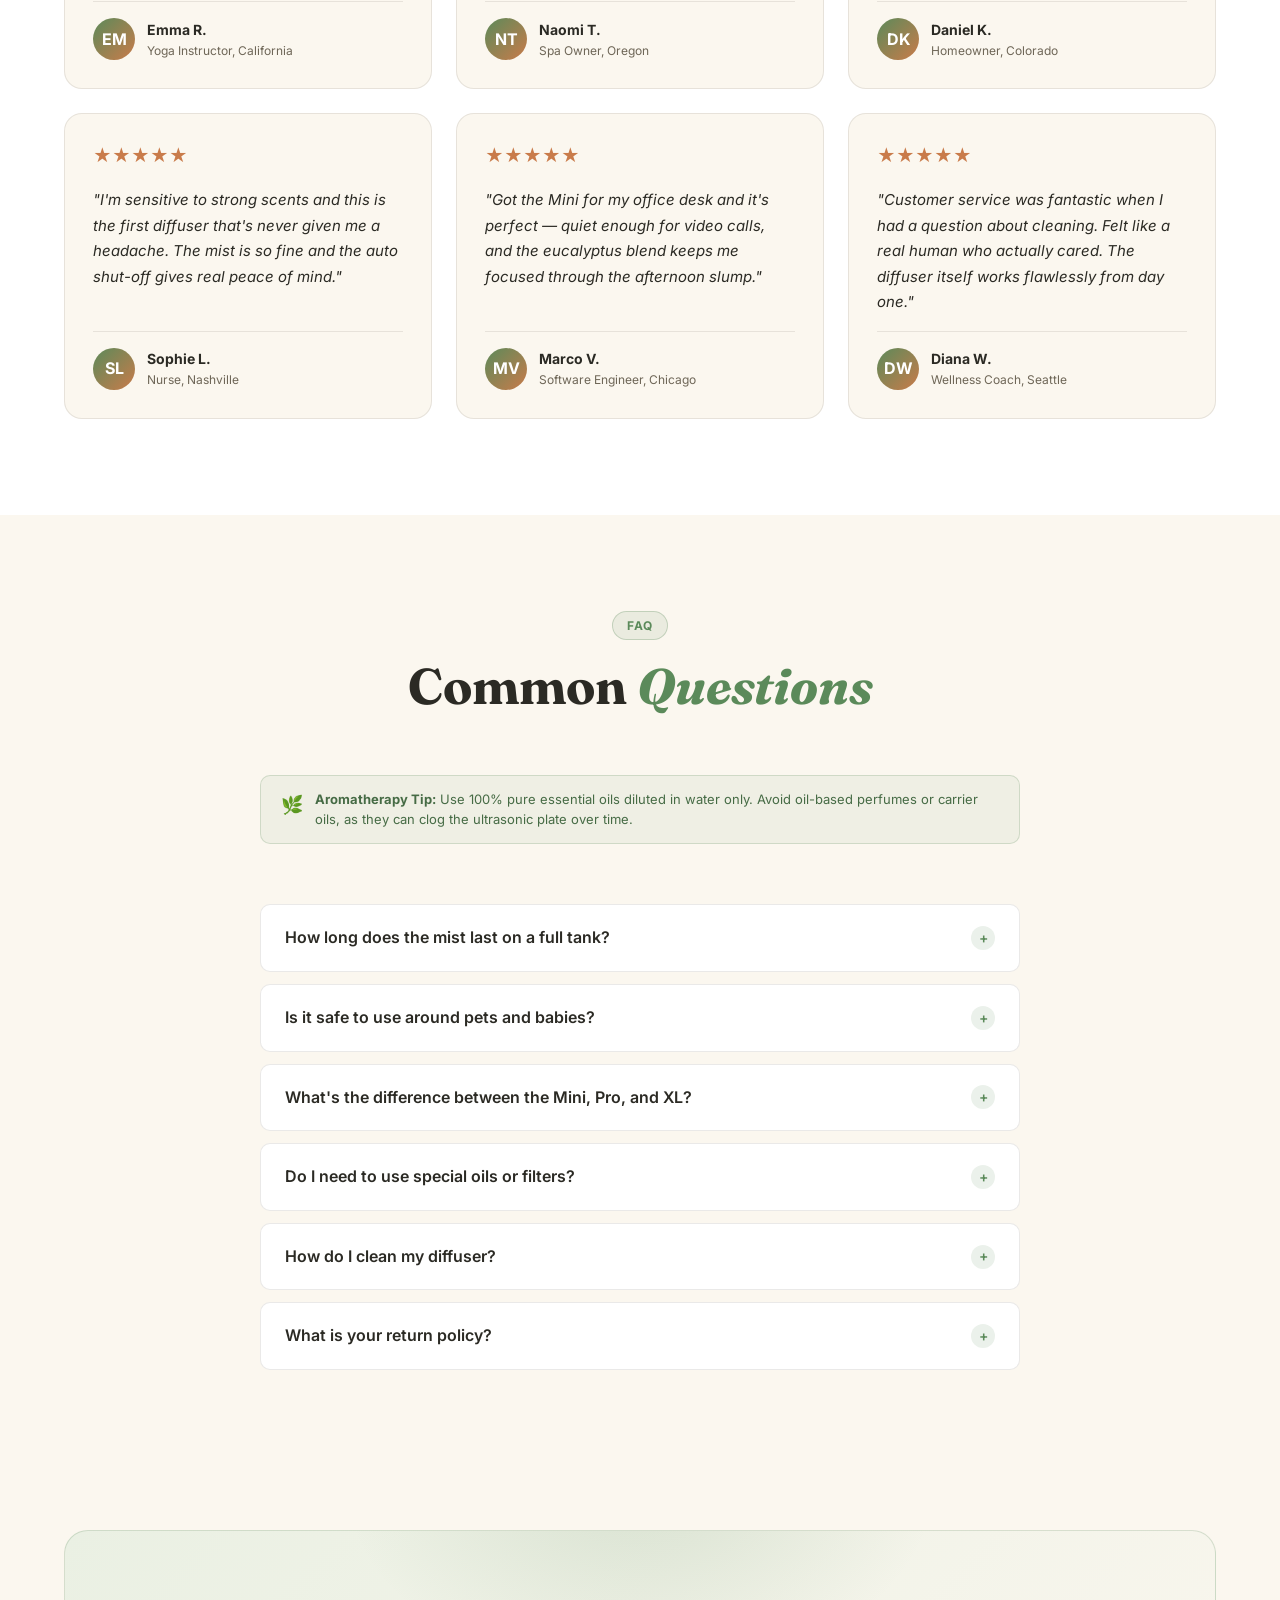
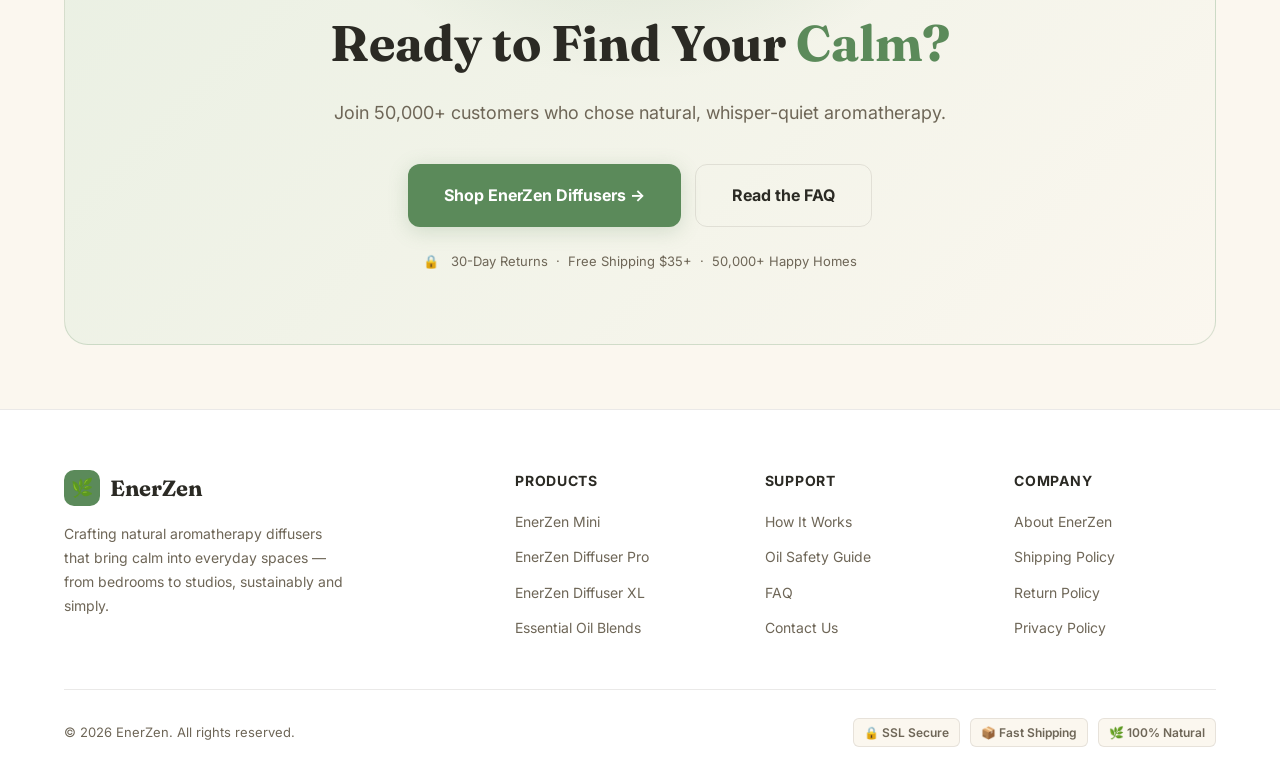
<file: enerzen-herbal-diffuser/index.html>
<!DOCTYPE html>
<html lang="en">
<head>
  <meta charset="UTF-8" />
  <meta name="viewport" content="width=device-width, initial-scale=1.0" />
  <title>EnerZen Herbal Diffuser | Natural Aromatherapy & Calm</title>
  <meta name="description" content="The EnerZen Herbal Diffuser fills your space with pure essential-oil mist and soft ambient light. Whisper-quiet, 100% natural, 50,000+ happy homes." />

  <!-- ============================================================
       GOOGLE FONTS — change the font pair here
       ============================================================ -->
  <link rel="preconnect" href="https://fonts.googleapis.com" />
  <link rel="preconnect" href="https://fonts.gstatic.com" crossorigin />
  <link href="https://fonts.googleapis.com/css2?family=Fraunces:opsz,wght@9..144,500;9..144,600;9..144,700;9..144,800&family=Inter:wght@400;500;600;700;800&display=swap" rel="stylesheet" />

  <style>
    /* ============================================================
       CUSTOMIZATION VARIABLES — edit these to change the whole site
       ============================================================ */
    :root {
      /* Brand colors */
      --color-primary:        #5B8A5A;   /* sage green */
      --color-primary-dark:   #466B45;   /* darker shade for hover */
      --color-primary-glow:   rgba(91, 138, 90, 0.22);
      --color-accent:         #C97B4A;   /* warm terracotta accent */
      --color-bg:             #FBF7EF;   /* page background — warm linen */
      --color-surface:        #FFFFFF;   /* card background */
      --color-surface-2:      #F3EDDD;   /* elevated card */
      --color-border:         rgba(53,43,33,0.10);
      --color-text:           #2B2A24;   /* primary text */
      --color-text-muted:     #6E6657;   /* secondary text */
      --color-success:        #4A7856;

      /* Typography */
      --font-heading:   'Fraunces', serif;
      --font-body:      'Inter', sans-serif;

      /* Layout */
      --max-width:      1200px;
      --border-radius:  18px;
      --border-radius-sm: 10px;

      /* ---- BRAND TEXT — change these to rebrand ---- */
      --brand-name:     "EnerZen";
      --brand-tagline:  "Herbal Diffuser & Natural Aromatherapy";
    }

    /* ============================================================
       RESET & BASE
       ============================================================ */
    *, *::before, *::after { box-sizing: border-box; margin: 0; padding: 0; }
    html { scroll-behavior: smooth; }
    body {
      font-family: var(--font-body);
      background: var(--color-bg);
      color: var(--color-text);
      line-height: 1.6;
      -webkit-font-smoothing: antialiased;
    }
    img { max-width: 100%; height: auto; display: block; }
    a { color: inherit; text-decoration: none; }
    ul { list-style: none; }

    /* ============================================================
       UTILITY
       ============================================================ */
    .container {
      width: 100%;
      max-width: var(--max-width);
      margin: 0 auto;
      padding: 0 24px;
    }
    .section { padding: 96px 0; }
    .section--tight { padding: 64px 0; }
    .tag {
      display: inline-flex;
      align-items: center;
      gap: 6px;
      background: rgba(91,138,90,0.10);
      color: var(--color-primary);
      border: 1px solid rgba(91,138,90,0.28);
      border-radius: 100px;
      font-size: 12px;
      font-weight: 700;
      letter-spacing: .08em;
      text-transform: uppercase;
      padding: 4px 14px;
      margin-bottom: 18px;
    }
    .section-title {
      font-family: var(--font-heading);
      font-size: clamp(32px, 5vw, 50px);
      font-weight: 700;
      line-height: 1.15;
      color: var(--color-text);
      margin-bottom: 16px;
    }
    .section-title span { color: var(--color-primary); font-style: italic; }
    .section-subtitle {
      font-size: 17px;
      color: var(--color-text-muted);
      max-width: 560px;
      line-height: 1.7;
    }
    .section-header { text-align: center; margin-bottom: 60px; }
    .section-header .section-subtitle { margin: 0 auto; }
    .btn {
      display: inline-flex;
      align-items: center;
      gap: 8px;
      border: none;
      cursor: pointer;
      font-family: var(--font-body);
      font-weight: 700;
      font-size: 15px;
      border-radius: var(--border-radius-sm);
      padding: 14px 28px;
      transition: all .22s ease;
      text-decoration: none;
      white-space: nowrap;
    }
    .btn-primary {
      background: var(--color-primary);
      color: #fff;
      box-shadow: 0 4px 20px var(--color-primary-glow);
    }
    .btn-primary:hover {
      background: var(--color-primary-dark);
      transform: translateY(-2px);
      box-shadow: 0 8px 30px var(--color-primary-glow);
    }
    .btn-secondary {
      background: transparent;
      color: var(--color-text);
      border: 1px solid var(--color-border);
    }
    .btn-secondary:hover {
      border-color: var(--color-primary);
      color: var(--color-primary);
    }
    .btn-lg { padding: 18px 36px; font-size: 16px; border-radius: 12px; }
    .divider {
      border: none;
      border-top: 1px solid var(--color-border);
      margin: 0;
    }

    /* ============================================================
       ANNOUNCEMENT BAR
       ============================================================ */
    .announcement-bar {
      background: var(--color-primary);
      color: #fff;
      text-align: center;
      padding: 10px 24px;
      font-size: 13px;
      font-weight: 600;
      letter-spacing: .02em;
    }
    /* CUSTOMIZE: Change the announcement text in the HTML below */

    /* ============================================================
       NAVBAR
       ============================================================ */
    .navbar {
      position: sticky;
      top: 0;
      z-index: 100;
      background: rgba(251,247,239,0.88);
      backdrop-filter: blur(16px);
      -webkit-backdrop-filter: blur(16px);
      border-bottom: 1px solid var(--color-border);
    }
    .navbar__inner {
      display: flex;
      align-items: center;
      justify-content: space-between;
      height: 68px;
      gap: 24px;
    }
    .navbar__logo {
      display: flex;
      align-items: center;
      gap: 10px;
      font-family: var(--font-heading);
      font-size: 22px;
      font-weight: 700;
      color: var(--color-text);
    }
    .navbar__logo-icon {
      width: 36px;
      height: 36px;
      background: var(--color-primary);
      border-radius: 10px;
      display: flex;
      align-items: center;
      justify-content: center;
      font-size: 18px;
    }
    .navbar__nav {
      display: flex;
      align-items: center;
      gap: 32px;
    }
    .navbar__nav a {
      font-size: 14px;
      font-weight: 500;
      color: var(--color-text-muted);
      transition: color .2s;
    }
    .navbar__nav a:hover { color: var(--color-text); }
    .navbar__actions { display: flex; align-items: center; gap: 12px; }
    .nav-cart {
      display: flex;
      align-items: center;
      gap: 6px;
      background: var(--color-surface-2);
      border: 1px solid var(--color-border);
      border-radius: 10px;
      padding: 8px 14px;
      font-size: 14px;
      font-weight: 600;
      cursor: pointer;
      transition: all .2s;
    }
    .nav-cart:hover { border-color: var(--color-primary); color: var(--color-primary); }
    .hamburger {
      display: none;
      flex-direction: column;
      gap: 5px;
      cursor: pointer;
      background: none;
      border: none;
      padding: 4px;
    }
    .hamburger span {
      display: block;
      width: 24px;
      height: 2px;
      background: var(--color-text);
      border-radius: 2px;
      transition: all .3s;
    }

    /* ============================================================
       HERO
       ============================================================ */
    .hero {
      position: relative;
      padding: 100px 0 80px;
      overflow: hidden;
    }
    .hero__bg {
      position: absolute;
      inset: 0;
      background:
        radial-gradient(ellipse 80% 60% at 60% 0%, rgba(91,138,90,0.14) 0%, transparent 70%),
        radial-gradient(ellipse 50% 40% at 10% 80%, rgba(201,123,74,0.10) 0%, transparent 70%);
      pointer-events: none;
    }
    .hero__grid {
      display: grid;
      grid-template-columns: 1fr 1fr;
      gap: 60px;
      align-items: center;
    }
    .hero__badge {
      display: inline-flex;
      align-items: center;
      gap: 8px;
      background: rgba(91,138,90,0.10);
      border: 1px solid rgba(91,138,90,0.28);
      border-radius: 100px;
      padding: 6px 16px;
      font-size: 13px;
      font-weight: 600;
      color: var(--color-primary);
      margin-bottom: 24px;
    }
    /* CUSTOMIZE: Edit the hero headline in the HTML */
    .hero__title {
      font-family: var(--font-heading);
      font-size: clamp(40px, 5.5vw, 68px);
      font-weight: 700;
      line-height: 1.1;
      margin-bottom: 24px;
      letter-spacing: -.01em;
    }
    .hero__title .highlight { color: var(--color-primary); font-style: italic; }
    .hero__desc {
      font-size: 18px;
      color: var(--color-text-muted);
      line-height: 1.7;
      max-width: 480px;
      margin-bottom: 36px;
    }
    .hero__actions { display: flex; gap: 14px; flex-wrap: wrap; align-items: center; }
    .hero__trust {
      display: flex;
      gap: 24px;
      margin-top: 40px;
      padding-top: 32px;
      border-top: 1px solid var(--color-border);
      flex-wrap: wrap;
    }
    .hero__trust-item {
      display: flex;
      flex-direction: column;
    }
    .hero__trust-num {
      font-family: var(--font-heading);
      font-size: 28px;
      font-weight: 700;
      color: var(--color-text);
    }
    .hero__trust-label {
      font-size: 13px;
      color: var(--color-text-muted);
    }
    .hero__visual {
      position: relative;
      display: flex;
      align-items: center;
      justify-content: center;
    }
    .hero__product-card {
      background: var(--color-surface);
      border: 1px solid var(--color-border);
      border-radius: 24px;
      padding: 36px;
      width: 100%;
      max-width: 440px;
      position: relative;
      overflow: hidden;
      box-shadow: 0 20px 60px rgba(53,43,33,0.08);
    }
    .hero__product-card::before {
      content: '';
      position: absolute;
      top: -1px; left: -1px; right: -1px;
      height: 3px;
      background: linear-gradient(90deg, var(--color-primary), var(--color-accent));
      border-radius: 24px 24px 0 0;
    }
    .product-emoji {
      font-size: 80px;
      text-align: center;
      margin-bottom: 20px;
      filter: drop-shadow(0 8px 24px rgba(91,138,90,0.25));
    }
    .product-badge-row {
      display: flex;
      gap: 8px;
      flex-wrap: wrap;
      margin-bottom: 20px;
    }
    .product-badge {
      background: var(--color-surface-2);
      border: 1px solid var(--color-border);
      border-radius: 6px;
      padding: 4px 10px;
      font-size: 12px;
      font-weight: 600;
      color: var(--color-text-muted);
    }
    .product-badge.hot {
      background: rgba(201,123,74,0.14);
      border-color: rgba(201,123,74,0.3);
      color: var(--color-accent);
    }
    .hero__product-name {
      font-family: var(--font-heading);
      font-size: 22px;
      font-weight: 700;
      margin-bottom: 8px;
    }
    .hero__product-price {
      display: flex;
      align-items: baseline;
      gap: 10px;
      margin-bottom: 20px;
    }
    .price-current {
      font-size: 36px;
      font-weight: 700;
      color: var(--color-primary);
      font-family: var(--font-heading);
    }
    .price-was {
      font-size: 18px;
      color: var(--color-text-muted);
      text-decoration: line-through;
    }
    .price-save {
      background: var(--color-success);
      color: #fff;
      font-size: 12px;
      font-weight: 700;
      padding: 2px 8px;
      border-radius: 4px;
    }
    .hero__stars {
      display: flex;
      align-items: center;
      gap: 6px;
      margin-bottom: 20px;
      font-size: 14px;
      color: var(--color-text-muted);
    }
    .stars { color: var(--color-accent); letter-spacing: 2px; }
    .rating-count { font-weight: 600; color: var(--color-text); }

    /* ============================================================
       SOCIAL PROOF STRIP
       ============================================================ */
    .proof-strip {
      background: var(--color-surface);
      border-top: 1px solid var(--color-border);
      border-bottom: 1px solid var(--color-border);
      padding: 20px 0;
    }
    .proof-strip__inner {
      display: flex;
      align-items: center;
      justify-content: center;
      gap: 40px;
      flex-wrap: wrap;
    }
    .proof-item {
      display: flex;
      align-items: center;
      gap: 10px;
      font-size: 14px;
      font-weight: 600;
      color: var(--color-text-muted);
    }
    .proof-item .icon {
      font-size: 20px;
    }

    /* ============================================================
       BENEFITS
       ============================================================ */
    .benefits__grid {
      display: grid;
      grid-template-columns: repeat(3, 1fr);
      gap: 24px;
    }
    .benefit-card {
      background: var(--color-surface);
      border: 1px solid var(--color-border);
      border-radius: var(--border-radius);
      padding: 32px;
      transition: border-color .25s, transform .25s;
    }
    .benefit-card:hover {
      border-color: rgba(91,138,90,0.4);
      transform: translateY(-4px);
    }
    .benefit-icon {
      width: 52px;
      height: 52px;
      background: rgba(91,138,90,0.12);
      border-radius: 14px;
      display: flex;
      align-items: center;
      justify-content: center;
      font-size: 24px;
      margin-bottom: 20px;
    }
    .benefit-card h3 {
      font-family: var(--font-heading);
      font-size: 20px;
      font-weight: 700;
      margin-bottom: 10px;
    }
    .benefit-card p {
      font-size: 15px;
      color: var(--color-text-muted);
      line-height: 1.65;
    }

    /* ============================================================
       HOW IT WORKS
       ============================================================ */
    .how-it-works { background: var(--color-surface); }
    .steps {
      display: grid;
      grid-template-columns: repeat(4, 1fr);
      gap: 32px;
      position: relative;
    }
    .steps::before {
      content: '';
      position: absolute;
      top: 28px;
      left: 12%;
      right: 12%;
      height: 2px;
      background: linear-gradient(90deg, var(--color-primary), var(--color-accent), var(--color-primary));
      opacity: .3;
    }
    .step {
      text-align: center;
      position: relative;
    }
    .step__num {
      width: 56px;
      height: 56px;
      background: var(--color-bg);
      border: 2px solid var(--color-primary);
      border-radius: 50%;
      display: flex;
      align-items: center;
      justify-content: center;
      font-family: var(--font-heading);
      font-size: 20px;
      font-weight: 700;
      color: var(--color-primary);
      margin: 0 auto 20px;
      position: relative;
      z-index: 1;
    }
    .step h3 {
      font-family: var(--font-heading);
      font-size: 17px;
      font-weight: 700;
      margin-bottom: 10px;
    }
    .step p {
      font-size: 14px;
      color: var(--color-text-muted);
      line-height: 1.6;
    }

    /* ============================================================
       PRODUCTS
       ============================================================ */
    .products__grid {
      display: grid;
      grid-template-columns: repeat(3, 1fr);
      gap: 24px;
    }
    .product-card {
      background: var(--color-surface);
      border: 1px solid var(--color-border);
      border-radius: var(--border-radius);
      padding: 28px;
      display: flex;
      flex-direction: column;
      gap: 16px;
      transition: border-color .25s, transform .25s, box-shadow .25s;
      position: relative;
    }
    .product-card:hover {
      border-color: rgba(91,138,90,0.45);
      transform: translateY(-6px);
      box-shadow: 0 20px 60px rgba(53,43,33,0.10);
    }
    .product-card--featured {
      border-color: var(--color-primary);
      box-shadow: 0 0 0 1px var(--color-primary), 0 20px 50px rgba(91,138,90,0.14);
    }
    .product-card__best-seller {
      position: absolute;
      top: -1px;
      left: 24px;
      background: var(--color-primary);
      color: #fff;
      font-size: 11px;
      font-weight: 700;
      letter-spacing: .07em;
      text-transform: uppercase;
      padding: 4px 12px;
      border-radius: 0 0 8px 8px;
    }
    .product-card__emoji {
      font-size: 64px;
      text-align: center;
      padding: 16px 0 8px;
    }
    .product-card__name {
      font-family: var(--font-heading);
      font-size: 20px;
      font-weight: 700;
    }
    .product-card__model {
      font-size: 13px;
      color: var(--color-text-muted);
      margin-top: -10px;
    }
    .product-card__rating {
      display: flex;
      align-items: center;
      gap: 6px;
      font-size: 13px;
      color: var(--color-text-muted);
    }
    .product-card__features {
      display: flex;
      flex-direction: column;
      gap: 8px;
    }
    .feature-row {
      display: flex;
      align-items: center;
      gap: 10px;
      font-size: 14px;
      color: var(--color-text-muted);
    }
    .feature-row .check {
      color: var(--color-success);
      font-size: 16px;
      flex-shrink: 0;
    }
    .product-card__footer {
      margin-top: auto;
      display: flex;
      align-items: center;
      justify-content: space-between;
      padding-top: 16px;
      border-top: 1px solid var(--color-border);
    }
    .product-card__price {
      font-family: var(--font-heading);
      font-size: 28px;
      font-weight: 700;
      color: var(--color-primary);
    }
    .product-card__was {
      font-size: 14px;
      color: var(--color-text-muted);
      text-decoration: line-through;
    }

    /* ============================================================
       USE CASES
       ============================================================ */
    .use-cases__grid {
      display: grid;
      grid-template-columns: repeat(4, 1fr);
      gap: 16px;
    }
    .use-case {
      background: var(--color-surface);
      border: 1px solid var(--color-border);
      border-radius: var(--border-radius);
      padding: 24px 20px;
      text-align: center;
      transition: border-color .25s, transform .25s;
    }
    .use-case:hover {
      border-color: rgba(91,138,90,0.4);
      transform: translateY(-3px);
    }
    .use-case__icon { font-size: 36px; margin-bottom: 12px; }
    .use-case h3 {
      font-size: 15px;
      font-weight: 700;
      margin-bottom: 6px;
    }
    .use-case p {
      font-size: 13px;
      color: var(--color-text-muted);
      line-height: 1.5;
    }

    /* ============================================================
       TESTIMONIALS
       ============================================================ */
    .testimonials { background: var(--color-surface); }
    .testimonials__grid {
      display: grid;
      grid-template-columns: repeat(3, 1fr);
      gap: 24px;
    }
    .testimonial-card {
      background: var(--color-bg);
      border: 1px solid var(--color-border);
      border-radius: var(--border-radius);
      padding: 28px;
      display: flex;
      flex-direction: column;
      gap: 16px;
      transition: border-color .25s;
    }
    .testimonial-card:hover { border-color: rgba(91,138,90,0.3); }
    .testimonial-stars { color: var(--color-accent); font-size: 18px; }
    .testimonial-text {
      font-size: 15px;
      color: var(--color-text);
      line-height: 1.7;
      font-style: italic;
    }
    .testimonial-author {
      display: flex;
      align-items: center;
      gap: 12px;
      margin-top: auto;
      padding-top: 16px;
      border-top: 1px solid var(--color-border);
    }
    .author-avatar {
      width: 42px;
      height: 42px;
      border-radius: 50%;
      background: linear-gradient(135deg, var(--color-primary), var(--color-accent));
      display: flex;
      align-items: center;
      justify-content: center;
      font-weight: 700;
      font-size: 16px;
      color: #fff;
      flex-shrink: 0;
    }
    .author-name {
      font-weight: 700;
      font-size: 14px;
    }
    .author-title {
      font-size: 12px;
      color: var(--color-text-muted);
    }

    /* ============================================================
       FAQ
       ============================================================ */
    .faq__list {
      max-width: 760px;
      margin: 0 auto;
      display: flex;
      flex-direction: column;
      gap: 12px;
    }
    .faq-item {
      background: var(--color-surface);
      border: 1px solid var(--color-border);
      border-radius: var(--border-radius-sm);
      overflow: hidden;
    }
    .faq-question {
      display: flex;
      align-items: center;
      justify-content: space-between;
      gap: 16px;
      padding: 20px 24px;
      cursor: pointer;
      font-weight: 600;
      font-size: 16px;
      user-select: none;
      transition: color .2s;
    }
    .faq-question:hover { color: var(--color-primary); }
    .faq-icon {
      flex-shrink: 0;
      width: 24px;
      height: 24px;
      background: rgba(91,138,90,0.12);
      border-radius: 50%;
      display: flex;
      align-items: center;
      justify-content: center;
      font-size: 14px;
      color: var(--color-primary);
      transition: transform .3s;
    }
    .faq-item.open .faq-icon { transform: rotate(45deg); }
    .faq-answer {
      max-height: 0;
      overflow: hidden;
      transition: max-height .35s ease, padding .35s ease;
      font-size: 15px;
      color: var(--color-text-muted);
      line-height: 1.7;
    }
    .faq-item.open .faq-answer {
      max-height: 300px;
      padding: 0 24px 24px;
    }

    /* ============================================================
       CTA BANNER
       ============================================================ */
    .cta-banner {
      background: linear-gradient(135deg, #EAF0E3 0%, #FBF7EF 100%);
      border: 1px solid rgba(91,138,90,0.22);
      border-radius: 24px;
      padding: 72px 60px;
      text-align: center;
      position: relative;
      overflow: hidden;
    }
    .cta-banner::before {
      content: '';
      position: absolute;
      top: -60%;
      left: 50%;
      transform: translateX(-50%);
      width: 600px;
      height: 400px;
      background: radial-gradient(ellipse, rgba(91,138,90,0.16) 0%, transparent 70%);
      pointer-events: none;
    }
    .cta-banner h2 {
      font-family: var(--font-heading);
      font-size: clamp(32px, 4vw, 50px);
      font-weight: 700;
      margin-bottom: 16px;
      position: relative;
    }
    .cta-banner p {
      font-size: 18px;
      color: var(--color-text-muted);
      margin-bottom: 36px;
      position: relative;
    }
    .cta-banner__actions {
      display: flex;
      gap: 14px;
      justify-content: center;
      flex-wrap: wrap;
      position: relative;
    }
    .cta-guarantee {
      margin-top: 24px;
      font-size: 13px;
      color: var(--color-text-muted);
      display: flex;
      align-items: center;
      justify-content: center;
      gap: 6px;
    }

    /* ============================================================
       FOOTER
       ============================================================ */
    .footer {
      background: var(--color-surface);
      border-top: 1px solid var(--color-border);
      padding: 60px 0 30px;
    }
    .footer__grid {
      display: grid;
      grid-template-columns: 2fr 1fr 1fr 1fr;
      gap: 48px;
      margin-bottom: 48px;
    }
    .footer__brand p {
      font-size: 14px;
      color: var(--color-text-muted);
      margin-top: 16px;
      line-height: 1.7;
      max-width: 280px;
    }
    .footer__col h4 {
      font-weight: 700;
      font-size: 14px;
      letter-spacing: .05em;
      text-transform: uppercase;
      color: var(--color-text);
      margin-bottom: 16px;
    }
    .footer__col ul {
      display: flex;
      flex-direction: column;
      gap: 10px;
    }
    .footer__col ul li a {
      font-size: 14px;
      color: var(--color-text-muted);
      transition: color .2s;
    }
    .footer__col ul li a:hover { color: var(--color-primary); }
    .footer__bottom {
      padding-top: 28px;
      border-top: 1px solid var(--color-border);
      display: flex;
      align-items: center;
      justify-content: space-between;
      font-size: 13px;
      color: var(--color-text-muted);
      flex-wrap: wrap;
      gap: 12px;
    }
    .footer__badges {
      display: flex;
      gap: 10px;
      flex-wrap: wrap;
    }
    .footer__badge {
      background: var(--color-bg);
      border: 1px solid var(--color-border);
      border-radius: 6px;
      padding: 4px 10px;
      font-size: 12px;
      font-weight: 600;
      color: var(--color-text-muted);
    }

    /* ============================================================
       TIP BAR
       ============================================================ */
    .tip-bar {
      background: rgba(91,138,90,0.07);
      border: 1px solid rgba(91,138,90,0.22);
      border-radius: var(--border-radius-sm);
      padding: 14px 20px;
      display: flex;
      align-items: flex-start;
      gap: 12px;
      font-size: 13px;
      color: var(--color-primary-dark);
      line-height: 1.5;
      max-width: 760px;
      margin: 0 auto 60px;
    }
    .tip-bar .tip-icon { font-size: 18px; flex-shrink: 0; margin-top: 1px; }

    /* ============================================================
       DOWNLOAD BUTTON (floating)
       ============================================================ */
    .download-fab {
      position: fixed;
      bottom: 28px;
      right: 28px;
      z-index: 999;
      background: var(--color-surface);
      border: 1px solid var(--color-border);
      border-radius: 12px;
      padding: 12px 20px;
      display: flex;
      align-items: center;
      gap: 8px;
      font-size: 14px;
      font-weight: 700;
      color: var(--color-text);
      cursor: pointer;
      box-shadow: 0 8px 32px rgba(53,43,33,0.18);
      transition: all .2s;
    }
    .download-fab:hover {
      background: var(--color-primary);
      border-color: var(--color-primary);
      color: #fff;
      transform: translateY(-2px);
      box-shadow: 0 12px 40px rgba(91,138,90,0.3);
    }

    /* ============================================================
       RESPONSIVE
       ============================================================ */
    @media (max-width: 1024px) {
      .products__grid { grid-template-columns: repeat(2, 1fr); }
      .benefits__grid { grid-template-columns: repeat(2, 1fr); }
      .testimonials__grid { grid-template-columns: repeat(2, 1fr); }
      .use-cases__grid { grid-template-columns: repeat(2, 1fr); }
      .footer__grid { grid-template-columns: 1fr 1fr; }
      .steps { grid-template-columns: repeat(2, 1fr); }
      .steps::before { display: none; }
    }
    @media (max-width: 768px) {
      .hero__grid { grid-template-columns: 1fr; }
      .hero__visual { display: none; }
      .products__grid { grid-template-columns: 1fr; }
      .benefits__grid { grid-template-columns: 1fr; }
      .testimonials__grid { grid-template-columns: 1fr; }
      .use-cases__grid { grid-template-columns: repeat(2, 1fr); }
      .footer__grid { grid-template-columns: 1fr; }
      .steps { grid-template-columns: 1fr; }
      .navbar__nav { display: none; }
      .hamburger { display: flex; }
      .cta-banner { padding: 48px 24px; }
      .proof-strip__inner { gap: 20px; }
      .section { padding: 64px 0; }
    }
    @media (max-width: 480px) {
      .use-cases__grid { grid-template-columns: 1fr; }
      .download-fab { bottom: 16px; right: 16px; padding: 10px 16px; font-size: 13px; }
    }
  </style>
</head>
<body>

  <!-- ============================================================
       ANNOUNCEMENT BAR — CUSTOMIZE: change the promo text here
       ============================================================ -->
  <div class="announcement-bar">
    🌿 FREE SHIPPING on orders over $35 &nbsp;|&nbsp; 30-Day Calm Guarantee &nbsp;|&nbsp; 50,000+ 5-Star Reviews
  </div>

  <!-- ============================================================
       NAVBAR — CUSTOMIZE: update links and brand name
       ============================================================ -->
  <nav class="navbar">
    <div class="container">
      <div class="navbar__inner">
        <a href="#" class="navbar__logo">
          <div class="navbar__logo-icon">🌿</div>
          EnerZen
        </a>
        <div class="navbar__nav">
          <a href="#products">Products</a>
          <a href="#how-it-works">How It Works</a>
          <a href="#uses">Use Cases</a>
          <a href="#reviews">Reviews</a>
          <a href="#faq">FAQ</a>
        </div>
        <div class="navbar__actions">
          <div class="nav-cart">🛒 Cart (0)</div>
          <a href="#products" class="btn btn-primary">Shop Now</a>
          <button class="hamburger" aria-label="Menu">
            <span></span><span></span><span></span>
          </button>
        </div>
      </div>
    </div>
  </nav>

  <!-- ============================================================
       HERO — CUSTOMIZE: headline, subheadline, CTA text, product info
       ============================================================ -->
  <section class="hero">
    <div class="hero__bg"></div>
    <div class="container">
      <div class="hero__grid">
        <div class="hero__content">
          <div class="hero__badge">
            🌿 100% Natural &nbsp;·&nbsp; BPA-Free
          </div>
          <h1 class="hero__title">
            Breathe In Calm.<br />
            <span class="highlight">Breathe Out Stress.</span>
          </h1>
          <p class="hero__desc">
            The EnerZen Herbal Diffuser blends pure essential oils into a fine, whisper-quiet
            mist — filling your space with calming aromatherapy and a soft ambient glow.
          </p>
          <div class="hero__actions">
            <a href="#products" class="btn btn-primary btn-lg">Shop Herbal Diffusers →</a>
            <a href="#how-it-works" class="btn btn-secondary btn-lg">See How It Works</a>
          </div>
          <div class="hero__trust">
            <div class="hero__trust-item">
              <span class="hero__trust-num">500mL</span>
              <span class="hero__trust-label">Water Tank</span>
            </div>
            <div class="hero__trust-item">
              <span class="hero__trust-num">8hr</span>
              <span class="hero__trust-label">Continuous Mist</span>
            </div>
            <div class="hero__trust-item">
              <span class="hero__trust-num">50K+</span>
              <span class="hero__trust-label">Happy Homes</span>
            </div>
          </div>
        </div>

        <!-- Hero Product Preview Card -->
        <div class="hero__visual">
          <div class="hero__product-card">
            <div class="product-badge-row">
              <span class="product-badge hot">🔥 Best Seller</span>
              <span class="product-badge">500mL Tank</span>
              <span class="product-badge">Whisper-Quiet</span>
            </div>
            <div class="product-emoji">🌬️</div>
            <div class="hero__stars">
              <span class="stars">★★★★★</span>
              <span class="rating-count">4.9</span>
              <span>(8,400 reviews)</span>
            </div>
            <div class="hero__product-name">EnerZen Herbal Diffuser Pro</div>
            <div class="hero__product-price">
              <span class="price-current">$39.99</span>
              <span class="price-was">$59.99</span>
              <span class="price-save">Save 33%</span>
            </div>
            <a href="#products" class="btn btn-primary" style="width:100%;justify-content:center;">
              Add to Cart
            </a>
          </div>
        </div>
      </div>
    </div>
  </section>

  <!-- Social Proof Strip -->
  <div class="proof-strip">
    <div class="container">
      <div class="proof-strip__inner">
        <div class="proof-item"><span class="icon">🚚</span> Free Shipping $35+</div>
        <div class="proof-item"><span class="icon">🔒</span> Secure Checkout</div>
        <div class="proof-item"><span class="icon">↩️</span> 30-Day Returns</div>
        <div class="proof-item"><span class="icon">⭐</span> 4.9 / 5 Average Rating</div>
        <div class="proof-item"><span class="icon">🌎</span> Sustainably Made</div>
      </div>
    </div>
  </div>

  <!-- ============================================================
       BENEFITS — CUSTOMIZE: icons, titles, descriptions
       ============================================================ -->
  <section class="section" id="benefits">
    <div class="container">
      <div class="section-header">
        <div class="tag">Why EnerZen</div>
        <h2 class="section-title">Why Wellness Lovers <span>Choose EnerZen</span></h2>
        <p class="section-subtitle">
          From bedrooms to yoga studios — natural aromatherapy technology that actually works.
        </p>
      </div>
      <div class="benefits__grid">
        <!-- CUSTOMIZE: benefit cards -->
        <div class="benefit-card">
          <div class="benefit-icon">🌿</div>
          <h3>Pure Aromatherapy</h3>
          <p>Ultrasonic technology preserves the full therapeutic benefit of essential oils — unlike heat diffusion, which breaks down their natural properties.</p>
        </div>
        <div class="benefit-card">
          <div class="benefit-icon">🌙</div>
          <h3>Whisper-Quiet Operation</h3>
          <p>Runs under 28dB, quieter than a library, so it can mist all night without disturbing sleep or focus.</p>
        </div>
        <div class="benefit-card">
          <div class="benefit-icon">💧</div>
          <h3>Smart Auto Shut-Off</h3>
          <p>A built-in sensor automatically powers down when water runs low — no need to babysit or worry about damage.</p>
        </div>
        <div class="benefit-card">
          <div class="benefit-icon">🎨</div>
          <h3>7-Color Ambient Light</h3>
          <p>A soft, customizable LED glow creates a calming atmosphere in any room, day or night.</p>
        </div>
        <div class="benefit-card">
          <div class="benefit-icon">⏱️</div>
          <h3>Flexible Timer Settings</h3>
          <p>Choose 1, 3, 6 hours, or continuous misting to match your routine — morning meditation or overnight sleep support.</p>
        </div>
        <div class="benefit-card">
          <div class="benefit-icon">🌎</div>
          <h3>Eco-Friendly Materials</h3>
          <p>Crafted from sustainable, BPA-free materials with a natural wood-grain finish built to last for years.</p>
        </div>
      </div>
    </div>
  </section>

  <!-- ============================================================
       HOW IT WORKS — CUSTOMIZE: steps
       ============================================================ -->
  <section class="section how-it-works" id="how-it-works">
    <div class="container">
      <div class="section-header">
        <div class="tag">The Ritual</div>
        <h2 class="section-title">How It <span>Works</span></h2>
        <p class="section-subtitle">
          Simple. Calming. Ready in minutes.
        </p>
      </div>
      <div class="steps">
        <div class="step">
          <div class="step__num">1</div>
          <h3>Fill the Tank</h3>
          <p>Add water and 3–5 drops of your favorite essential oil blend to the 500mL reservoir.</p>
        </div>
        <div class="step">
          <div class="step__num">2</div>
          <h3>Choose Your Settings</h3>
          <p>Select mist intensity, timer duration, and ambient light color to match your mood.</p>
        </div>
        <div class="step">
          <div class="step__num">3</div>
          <h3>Power On &amp; Relax</h3>
          <p>Ultrasonic technology gently turns the blend into a fine, therapeutic mist.</p>
        </div>
        <div class="step">
          <div class="step__num">4</div>
          <h3>Breathe &amp; Unwind</h3>
          <p>Enjoy hours of calming aroma and soft light filling your space.</p>
        </div>
      </div>
    </div>
  </section>

  <!-- ============================================================
       PRODUCTS — CUSTOMIZE: product names, models, prices, features
       ============================================================ -->
  <section class="section" id="products">
    <div class="container">
      <div class="section-header">
        <div class="tag">Our Products</div>
        <h2 class="section-title">Find Your <span>Perfect Diffuser</span></h2>
        <p class="section-subtitle">
          From bedside tables to large living rooms — EnerZen has the right diffuser for your space.
        </p>
      </div>
      <div class="products__grid">

        <!-- PRODUCT CARD 1 — CUSTOMIZE -->
        <div class="product-card">
          <div class="product-card__emoji">🪻</div>
          <div class="product-card__name">EnerZen Mini</div>
          <div class="product-card__model">120mL · Desk &amp; Travel Size</div>
          <div class="product-card__rating">
            <span class="stars">★★★★★</span>
            <span>4.7 (1,920 reviews)</span>
          </div>
          <div class="product-card__features">
            <div class="feature-row"><span class="check">✓</span> Perfect for desks &amp; nightstands</div>
            <div class="feature-row"><span class="check">✓</span> Up to 4 hours of mist</div>
            <div class="feature-row"><span class="check">✓</span> Compact &amp; travel-friendly</div>
            <div class="feature-row"><span class="check">✓</span> Soft ambient light</div>
            <div class="feature-row"><span class="check">✓</span> USB powered</div>
          </div>
          <div class="product-card__footer">
            <div>
              <div class="product-card__price">$24.99</div>
              <div class="product-card__was">was $34.99</div>
            </div>
            <a href="#" class="btn btn-secondary">Add to Cart</a>
          </div>
        </div>

        <!-- PRODUCT CARD 2 — FEATURED — CUSTOMIZE -->
        <div class="product-card product-card--featured">
          <div class="product-card__best-seller">⭐ Best Seller</div>
          <div class="product-card__emoji">🌬️</div>
          <div class="product-card__name">EnerZen Diffuser Pro</div>
          <div class="product-card__model">500mL · Wood-Grain Finish</div>
          <div class="product-card__rating">
            <span class="stars">★★★★★</span>
            <span>4.9 (8,400 reviews)</span>
          </div>
          <div class="product-card__features">
            <div class="feature-row"><span class="check">✓</span> Whisper-quiet ultrasonic mist</div>
            <div class="feature-row"><span class="check">✓</span> Up to 300 sq ft coverage</div>
            <div class="feature-row"><span class="check">✓</span> 7-color ambient light</div>
            <div class="feature-row"><span class="check">✓</span> Auto shut-off safety sensor</div>
            <div class="feature-row"><span class="check">✓</span> 1 / 3 / 6hr &amp; continuous timer</div>
          </div>
          <div class="product-card__footer">
            <div>
              <div class="product-card__price">$39.99</div>
              <div class="product-card__was">was $59.99</div>
            </div>
            <a href="#" class="btn btn-primary">Add to Cart</a>
          </div>
        </div>

        <!-- PRODUCT CARD 3 — CUSTOMIZE -->
        <div class="product-card">
          <div class="product-card__emoji">🌳</div>
          <div class="product-card__name">EnerZen Diffuser XL</div>
          <div class="product-card__model">1000mL · Dual Mist Nozzles</div>
          <div class="product-card__rating">
            <span class="stars">★★★★★</span>
            <span>4.8 (3,150 reviews)</span>
          </div>
          <div class="product-card__features">
            <div class="feature-row"><span class="check">✓</span> Built for large rooms</div>
            <div class="feature-row"><span class="check">✓</span> Up to 650 sq ft coverage</div>
            <div class="feature-row"><span class="check">✓</span> Dual mist nozzles</div>
            <div class="feature-row"><span class="check">✓</span> Natural bamboo finish</div>
            <div class="feature-row"><span class="check">✓</span> Remote control included</div>
          </div>
          <div class="product-card__footer">
            <div>
              <div class="product-card__price">$54.99</div>
              <div class="product-card__was">was $79.99</div>
            </div>
            <a href="#" class="btn btn-secondary">Add to Cart</a>
          </div>
        </div>

      </div>
    </div>
  </section>

  <!-- ============================================================
       USE CASES — CUSTOMIZE: icons, titles, descriptions
       ============================================================ -->
  <section class="section--tight" id="uses" style="background:var(--color-surface)">
    <div class="container">
      <div class="section-header">
        <div class="tag">Where It Works</div>
        <h2 class="section-title">Brings Calm <span>Everywhere</span></h2>
      </div>
      <div class="use-cases__grid">
        <div class="use-case"><div class="use-case__icon">🛏️</div><h3>Bedroom</h3><p>Wind down at night with calming lavender and chamomile blends.</p></div>
        <div class="use-case"><div class="use-case__icon">💻</div><h3>Home Office</h3><p>Boost focus and reduce stress during long work sessions.</p></div>
        <div class="use-case"><div class="use-case__icon">🧘</div><h3>Yoga &amp; Meditation</h3><p>Deepen practice with grounding, earthy aromatherapy scents.</p></div>
        <div class="use-case"><div class="use-case__icon">🍼</div><h3>Nursery</h3><p>Create a soothing, gentle environment for baby's sleep routine.</p></div>
        <div class="use-case"><div class="use-case__icon">🛋️</div><h3>Living Room</h3><p>Welcome guests with a fresh, naturally fragrant atmosphere.</p></div>
        <div class="use-case"><div class="use-case__icon">💆</div><h3>Spa Days</h3><p>Recreate a spa-like escape at home with eucalyptus and citrus.</p></div>
        <div class="use-case"><div class="use-case__icon">📿</div><h3>Meditation Corner</h3><p>Signal your mind it's time to relax with consistent ritual scents.</p></div>
        <div class="use-case"><div class="use-case__icon">🧳</div><h3>Travel &amp; Hotels</h3><p>Bring familiar calm to unfamiliar rooms with the compact Mini.</p></div>
      </div>
    </div>
  </section>

  <!-- ============================================================
       TESTIMONIALS — CUSTOMIZE: review text, name, title
       ============================================================ -->
  <section class="section testimonials" id="reviews">
    <div class="container">
      <div class="section-header">
        <div class="tag">Customer Reviews</div>
        <h2 class="section-title">Over 50,000 <span>Happy Homes</span></h2>
        <p class="section-subtitle">Real people. Real calm. No synthetic fragrances, just nature.</p>
      </div>
      <div class="testimonials__grid">

        <div class="testimonial-card">
          <div class="testimonial-stars">★★★★★</div>
          <p class="testimonial-text">"I run this every night with lavender oil and it's completely changed my sleep. The light is so soft and calming, and it's truly silent. Worth every penny."</p>
          <div class="testimonial-author">
            <div class="author-avatar">EM</div>
            <div>
              <div class="author-name">Emma R.</div>
              <div class="author-title">Yoga Instructor, California</div>
            </div>
          </div>
        </div>

        <div class="testimonial-card">
          <div class="testimonial-stars">★★★★★</div>
          <p class="testimonial-text">"We use the EnerZen in our spa's relaxation room. Clients constantly ask what the scent is and where they can get one. It's become part of our brand experience."</p>
          <div class="testimonial-author">
            <div class="author-avatar">NT</div>
            <div>
              <div class="author-name">Naomi T.</div>
              <div class="author-title">Spa Owner, Oregon</div>
            </div>
          </div>
        </div>

        <div class="testimonial-card">
          <div class="testimonial-stars">★★★★★</div>
          <p class="testimonial-text">"Bought the XL for our living room and it easily fills the whole space. The dual nozzles and wood finish look beautiful — it doesn't look like a gadget, it looks like decor."</p>
          <div class="testimonial-author">
            <div class="author-avatar">DK</div>
            <div>
              <div class="author-name">Daniel K.</div>
              <div class="author-title">Homeowner, Colorado</div>
            </div>
          </div>
        </div>

        <div class="testimonial-card">
          <div class="testimonial-stars">★★★★★</div>
          <p class="testimonial-text">"I'm sensitive to strong scents and this is the first diffuser that's never given me a headache. The mist is so fine and the auto shut-off gives real peace of mind."</p>
          <div class="testimonial-author">
            <div class="author-avatar">SL</div>
            <div>
              <div class="author-name">Sophie L.</div>
              <div class="author-title">Nurse, Nashville</div>
            </div>
          </div>
        </div>

        <div class="testimonial-card">
          <div class="testimonial-stars">★★★★★</div>
          <p class="testimonial-text">"Got the Mini for my office desk and it's perfect — quiet enough for video calls, and the eucalyptus blend keeps me focused through the afternoon slump."</p>
          <div class="testimonial-author">
            <div class="author-avatar">MV</div>
            <div>
              <div class="author-name">Marco V.</div>
              <div class="author-title">Software Engineer, Chicago</div>
            </div>
          </div>
        </div>

        <div class="testimonial-card">
          <div class="testimonial-stars">★★★★★</div>
          <p class="testimonial-text">"Customer service was fantastic when I had a question about cleaning. Felt like a real human who actually cared. The diffuser itself works flawlessly from day one."</p>
          <div class="testimonial-author">
            <div class="author-avatar">DW</div>
            <div>
              <div class="author-name">Diana W.</div>
              <div class="author-title">Wellness Coach, Seattle</div>
            </div>
          </div>
        </div>

      </div>
    </div>
  </section>

  <!-- ============================================================
       FAQ — CUSTOMIZE: questions and answers
       ============================================================ -->
  <section class="section" id="faq">
    <div class="container">
      <div class="section-header">
        <div class="tag">FAQ</div>
        <h2 class="section-title">Common <span>Questions</span></h2>
      </div>

      <div class="tip-bar">
        <span class="tip-icon">🌿</span>
        <span><strong>Aromatherapy Tip:</strong> Use 100% pure essential oils diluted in water only. Avoid oil-based perfumes or carrier oils, as they can clog the ultrasonic plate over time.</span>
      </div>

      <div class="faq__list">

        <div class="faq-item">
          <div class="faq-question">How long does the mist last on a full tank? <span class="faq-icon">+</span></div>
          <div class="faq-answer">The 500mL Pro tank runs up to 8 hours on intermittent mist, or about 4 hours on continuous mist. The XL's 1000mL tank roughly doubles that runtime. The compact Mini runs up to 4 hours on its 120mL tank.</div>
        </div>

        <div class="faq-item">
          <div class="faq-question">Is it safe to use around pets and babies? <span class="faq-icon">+</span></div>
          <div class="faq-answer">The diffuser itself is safe, but always research which essential oils are pet- and baby-safe before diffusing — some oils like tea tree or eucalyptus aren't recommended around cats or infants. When in doubt, dilute lightly and ventilate the room.</div>
        </div>

        <div class="faq-item">
          <div class="faq-question">What's the difference between the Mini, Pro, and XL? <span class="faq-icon">+</span></div>
          <div class="faq-answer">The key difference is tank size and coverage area. The Mini (120mL) is ideal for desks and travel. The Pro (500mL) covers most bedrooms and offices up to 300 sq ft. The XL (1000mL) with dual nozzles covers larger living rooms up to 650 sq ft.</div>
        </div>

        <div class="faq-item">
          <div class="faq-question">Do I need to use special oils or filters? <span class="faq-icon">+</span></div>
          <div class="faq-answer">No filters required. Any 100% pure essential oil works — diluted with water in the tank. We recommend wiping the ultrasonic plate with a soft cloth weekly to keep it running smoothly.</div>
        </div>

        <div class="faq-item">
          <div class="faq-question">How do I clean my diffuser? <span class="faq-icon">+</span></div>
          <div class="faq-answer">Empty any remaining water after each use, then wipe the tank and ultrasonic disc with a soft, damp cloth. For a deeper clean, run a cycle with water and a few drops of white vinegar, then rinse thoroughly.</div>
        </div>

        <div class="faq-item">
          <div class="faq-question">What is your return policy? <span class="faq-icon">+</span></div>
          <div class="faq-answer">We offer a 30-day Calm Guarantee on all products. If you're not completely satisfied, contact our team and we'll make it right — no complicated forms, just real people who care.</div>
        </div>

      </div>
    </div>
  </section>

  <!-- ============================================================
       CTA BANNER — CUSTOMIZE: headline, CTA text
       ============================================================ -->
  <section class="section--tight">
    <div class="container">
      <div class="cta-banner">
        <h2>Ready to Find Your <span style="color:var(--color-primary)">Calm?</span></h2>
        <p>Join 50,000+ customers who chose natural, whisper-quiet aromatherapy.</p>
        <div class="cta-banner__actions">
          <a href="#products" class="btn btn-primary btn-lg">Shop EnerZen Diffusers →</a>
          <a href="#faq" class="btn btn-secondary btn-lg">Read the FAQ</a>
        </div>
        <div class="cta-guarantee">
          🔒 &nbsp; 30-Day Returns &nbsp;·&nbsp; Free Shipping $35+ &nbsp;·&nbsp; 50,000+ Happy Homes
        </div>
      </div>
    </div>
  </section>

  <!-- ============================================================
       FOOTER — CUSTOMIZE: links, address, social links
       ============================================================ -->
  <footer class="footer">
    <div class="container">
      <div class="footer__grid">
        <div class="footer__brand">
          <div class="navbar__logo">
            <div class="navbar__logo-icon">🌿</div>
            EnerZen
          </div>
          <p>Crafting natural aromatherapy diffusers that bring calm into everyday spaces — from bedrooms to studios, sustainably and simply.</p>
        </div>
        <div class="footer__col">
          <h4>Products</h4>
          <ul>
            <li><a href="#">EnerZen Mini</a></li>
            <li><a href="#">EnerZen Diffuser Pro</a></li>
            <li><a href="#">EnerZen Diffuser XL</a></li>
            <li><a href="#">Essential Oil Blends</a></li>
          </ul>
        </div>
        <div class="footer__col">
          <h4>Support</h4>
          <ul>
            <li><a href="#">How It Works</a></li>
            <li><a href="#">Oil Safety Guide</a></li>
            <li><a href="#">FAQ</a></li>
            <li><a href="#">Contact Us</a></li>
          </ul>
        </div>
        <div class="footer__col">
          <h4>Company</h4>
          <ul>
            <li><a href="#">About EnerZen</a></li>
            <li><a href="#">Shipping Policy</a></li>
            <li><a href="#">Return Policy</a></li>
            <li><a href="#">Privacy Policy</a></li>
          </ul>
        </div>
      </div>
      <div class="footer__bottom">
        <span>© 2026 EnerZen. All rights reserved.</span>
        <div class="footer__badges">
          <span class="footer__badge">🔒 SSL Secure</span>
          <span class="footer__badge">📦 Fast Shipping</span>
          <span class="footer__badge">🌿 100% Natural</span>
        </div>
      </div>
    </div>
  </footer>

  <!-- ============================================================
       FLOATING DOWNLOAD BUTTON
       ============================================================ -->
  <button class="download-fab" onclick="downloadPage()" title="Download this page as HTML">
    ⬇️ Download HTML
  </button>

  <!-- ============================================================
       JAVASCRIPT
       ============================================================ -->
  <script>
    /* ---------- FAQ accordion ---------- */
    document.querySelectorAll('.faq-question').forEach(btn => {
      btn.addEventListener('click', () => {
        const item = btn.closest('.faq-item');
        const isOpen = item.classList.contains('open');
        document.querySelectorAll('.faq-item').forEach(i => i.classList.remove('open'));
        if (!isOpen) item.classList.add('open');
      });
    });

    /* ---------- Mobile hamburger ---------- */
    const hamburger = document.querySelector('.hamburger');
    const navLinks = document.querySelector('.navbar__nav');
    hamburger?.addEventListener('click', () => {
      const open = navLinks.style.display === 'flex';
      navLinks.style.display = open ? '' : 'flex';
      navLinks.style.flexDirection = 'column';
      navLinks.style.position = 'absolute';
      navLinks.style.top = '68px';
      navLinks.style.left = '0';
      navLinks.style.right = '0';
      navLinks.style.background = 'var(--color-bg)';
      navLinks.style.padding = '20px 24px';
      navLinks.style.borderBottom = '1px solid var(--color-border)';
      if (open) navLinks.removeAttribute('style');
    });

    /* ---------- Smooth scroll offset for sticky nav ---------- */
    document.querySelectorAll('a[href^="#"]').forEach(a => {
      a.addEventListener('click', e => {
        const target = document.querySelector(a.getAttribute('href'));
        if (!target) return;
        e.preventDefault();
        const top = target.getBoundingClientRect().top + window.scrollY - 80;
        window.scrollTo({ top, behavior: 'smooth' });
      });
    });

    /* ---------- Download as HTML ---------- */
    function downloadPage() {
      const html = '<!DOCTYPE html>\n' + document.documentElement.outerHTML;
      const blob = new Blob([html], { type: 'text/html' });
      const url  = URL.createObjectURL(blob);
      const a    = document.createElement('a');
      a.href     = url;
      a.download = 'enerzen-herbal-diffuser-store.html';
      document.body.appendChild(a);
      a.click();
      document.body.removeChild(a);
      URL.revokeObjectURL(url);
    }

    /* ---------- Scroll-in animation ---------- */
    const observer = new IntersectionObserver((entries) => {
      entries.forEach(e => {
        if (e.isIntersecting) {
          e.target.style.opacity = '1';
          e.target.style.transform = 'translateY(0)';
        }
      });
    }, { threshold: 0.1 });

    document.querySelectorAll('.benefit-card, .product-card, .testimonial-card, .use-case, .step').forEach(el => {
      el.style.opacity = '0';
      el.style.transform = 'translateY(24px)';
      el.style.transition = 'opacity .5s ease, transform .5s ease';
      observer.observe(el);
    });
  </script>
</body>
</html>
</file>
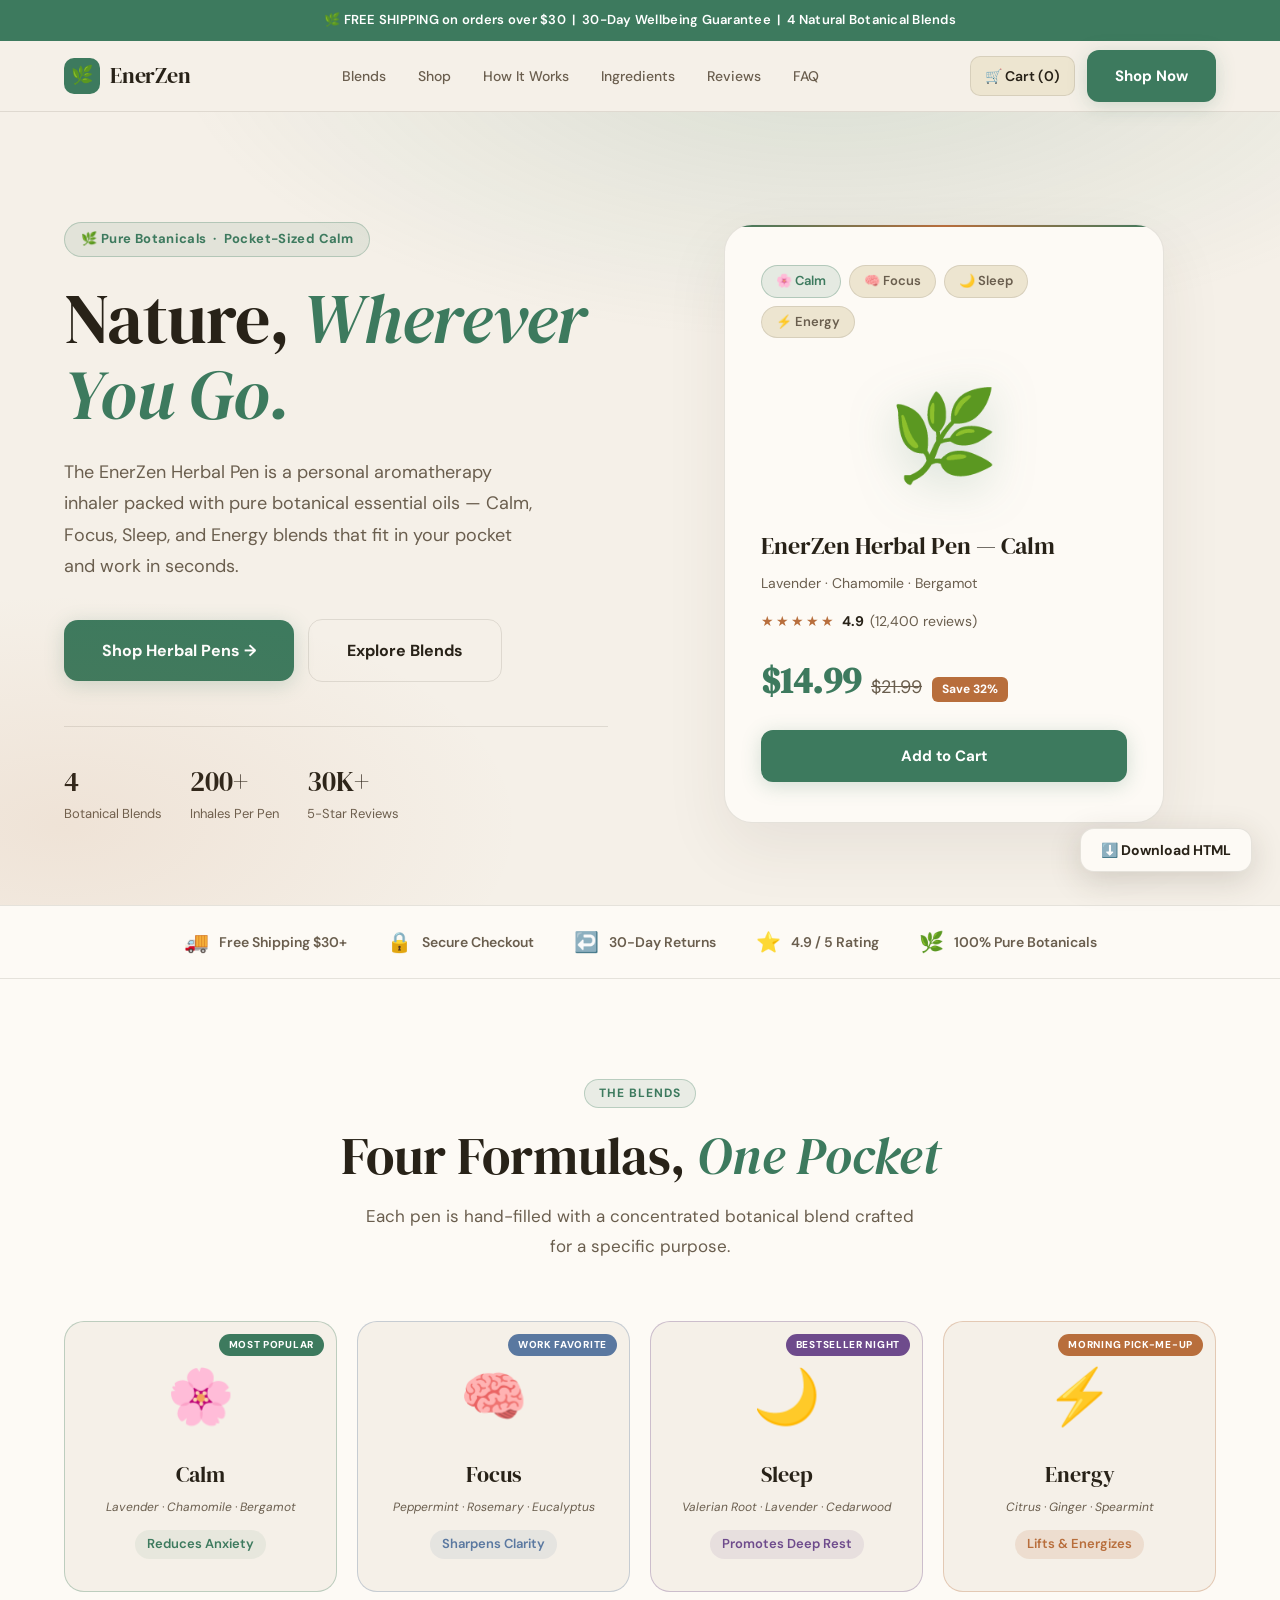
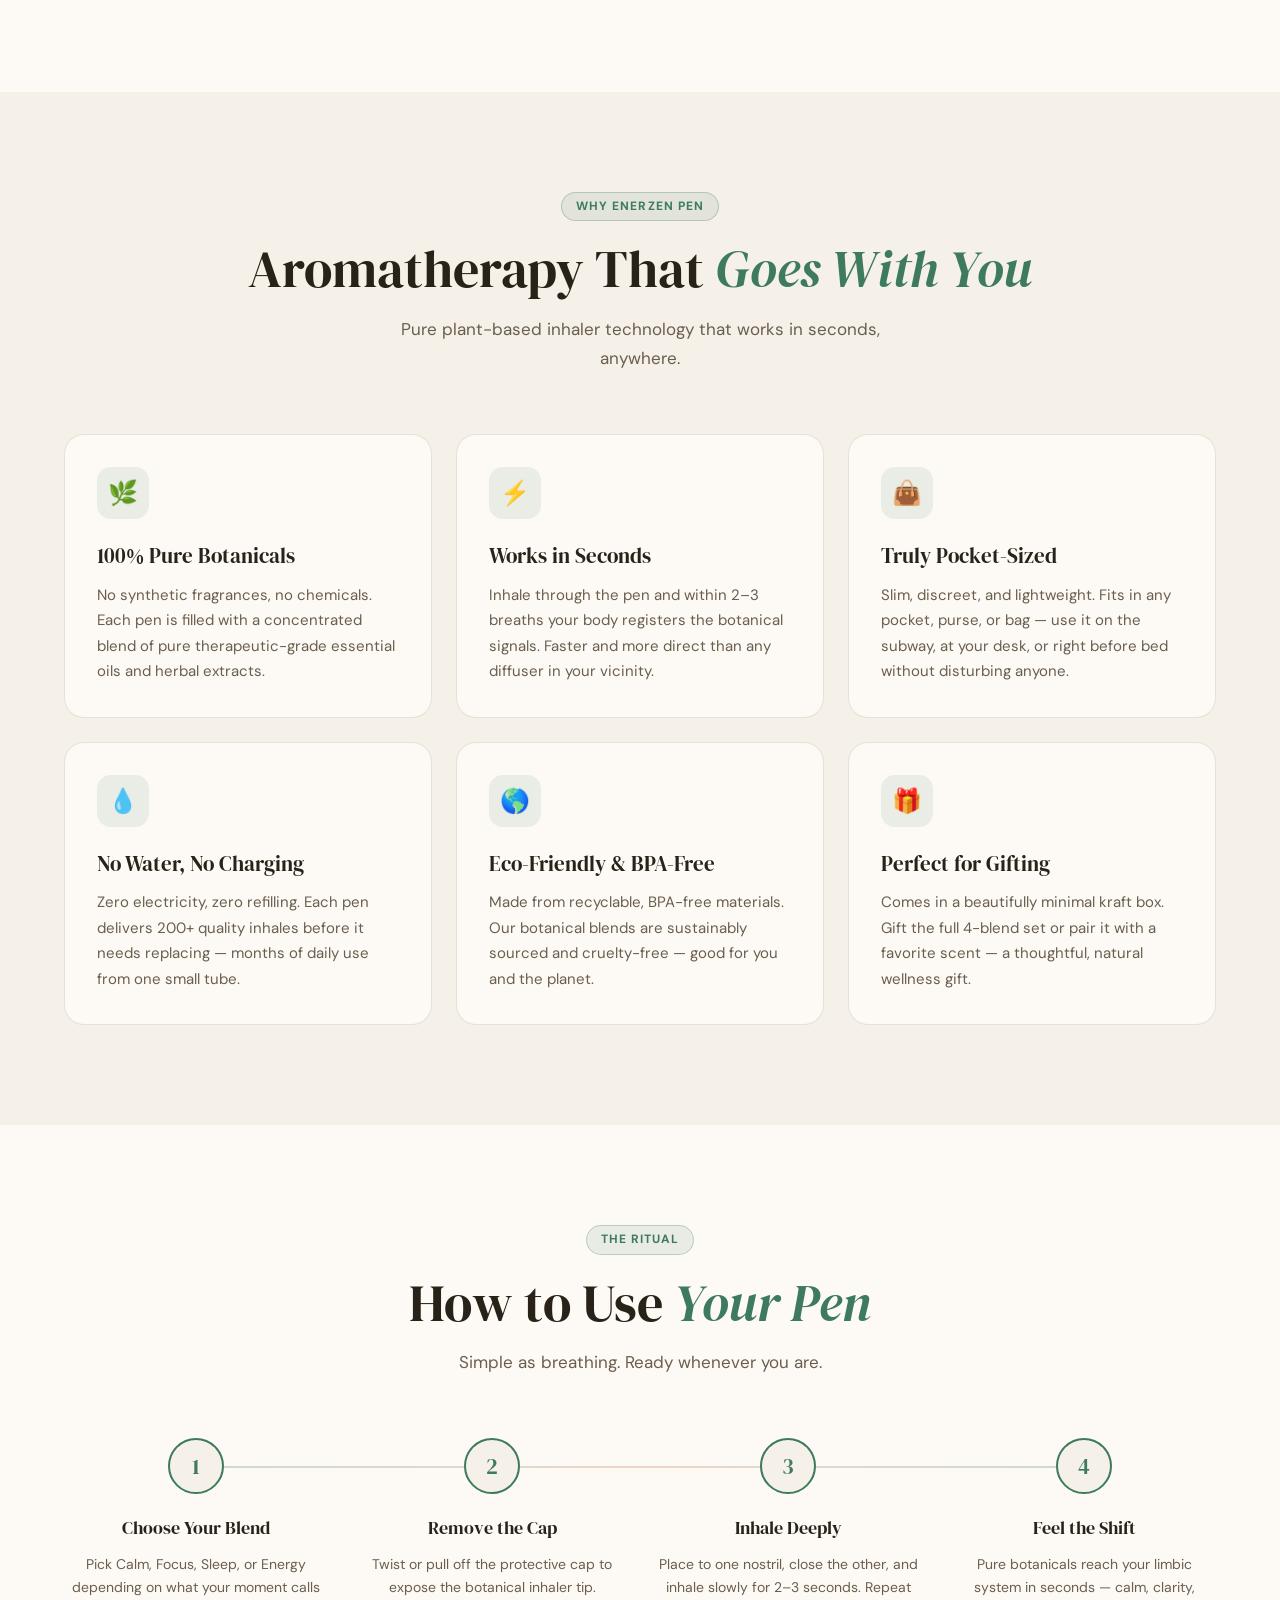
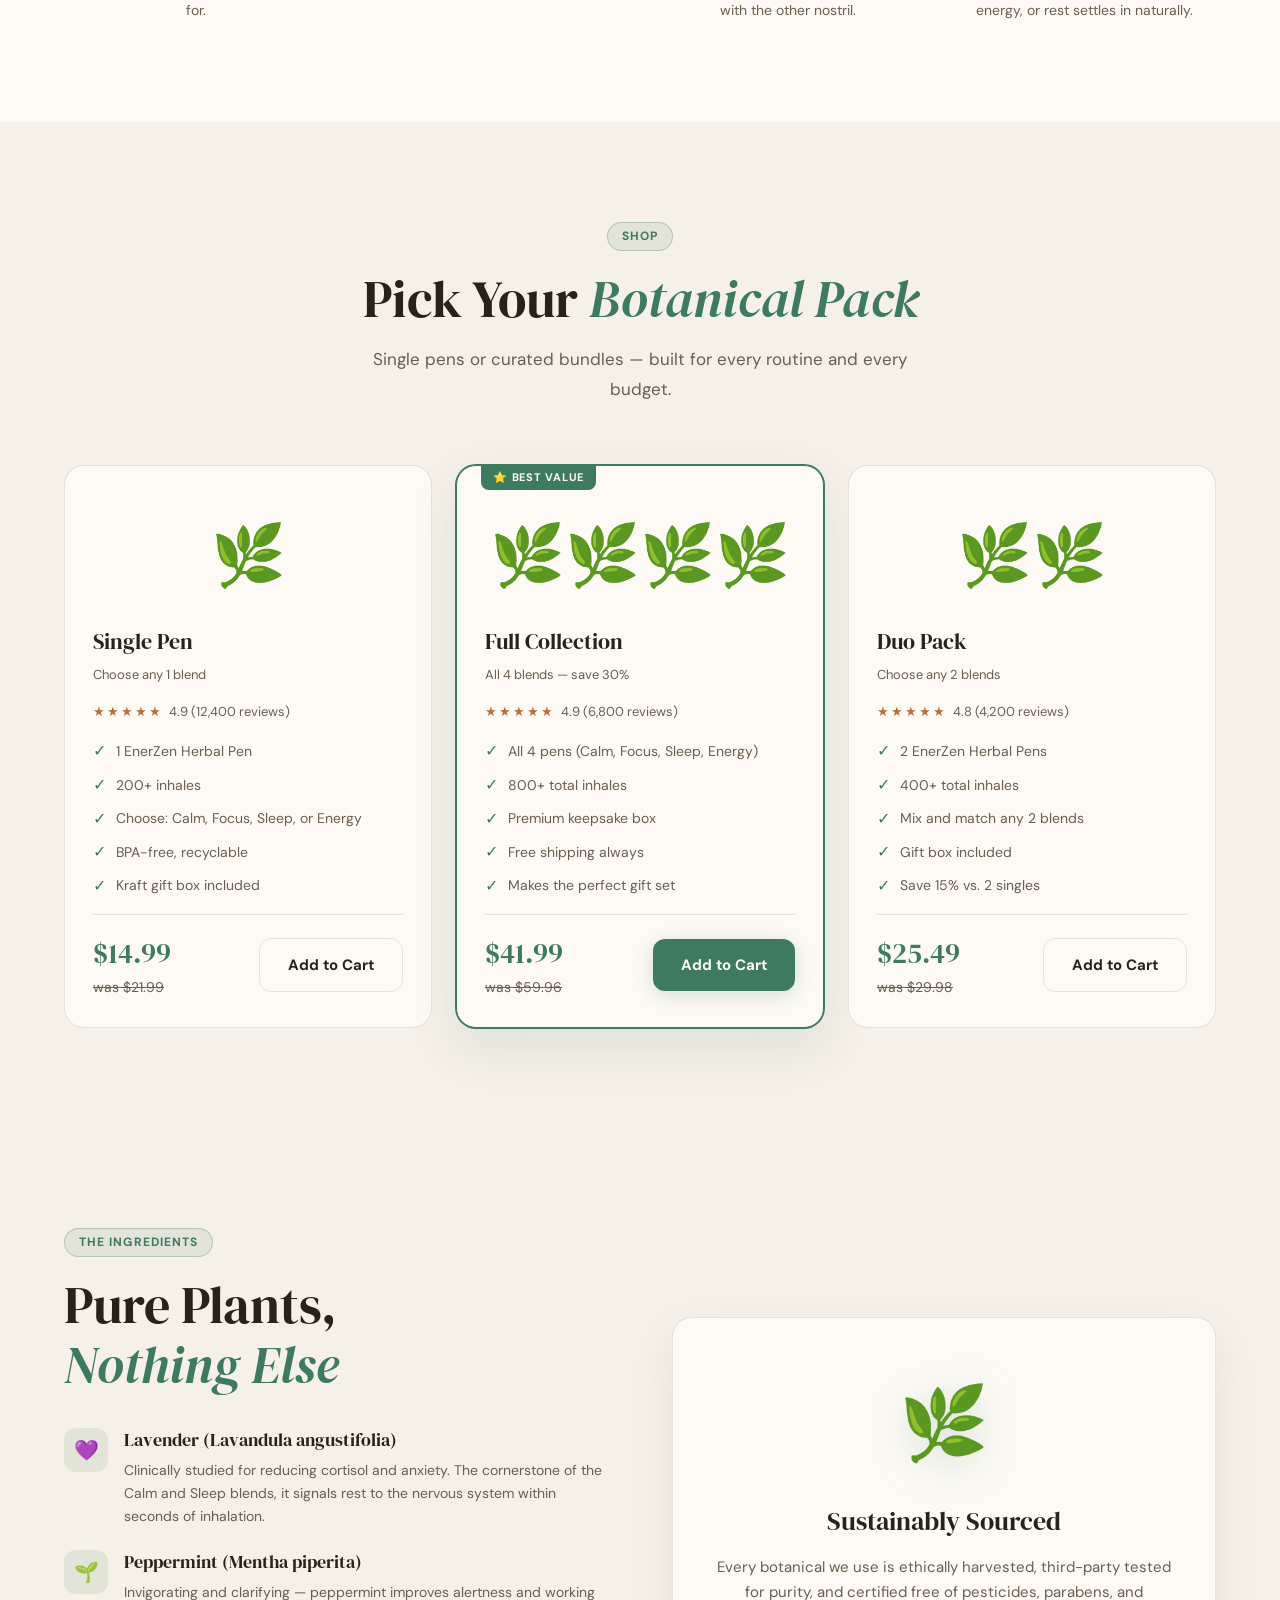
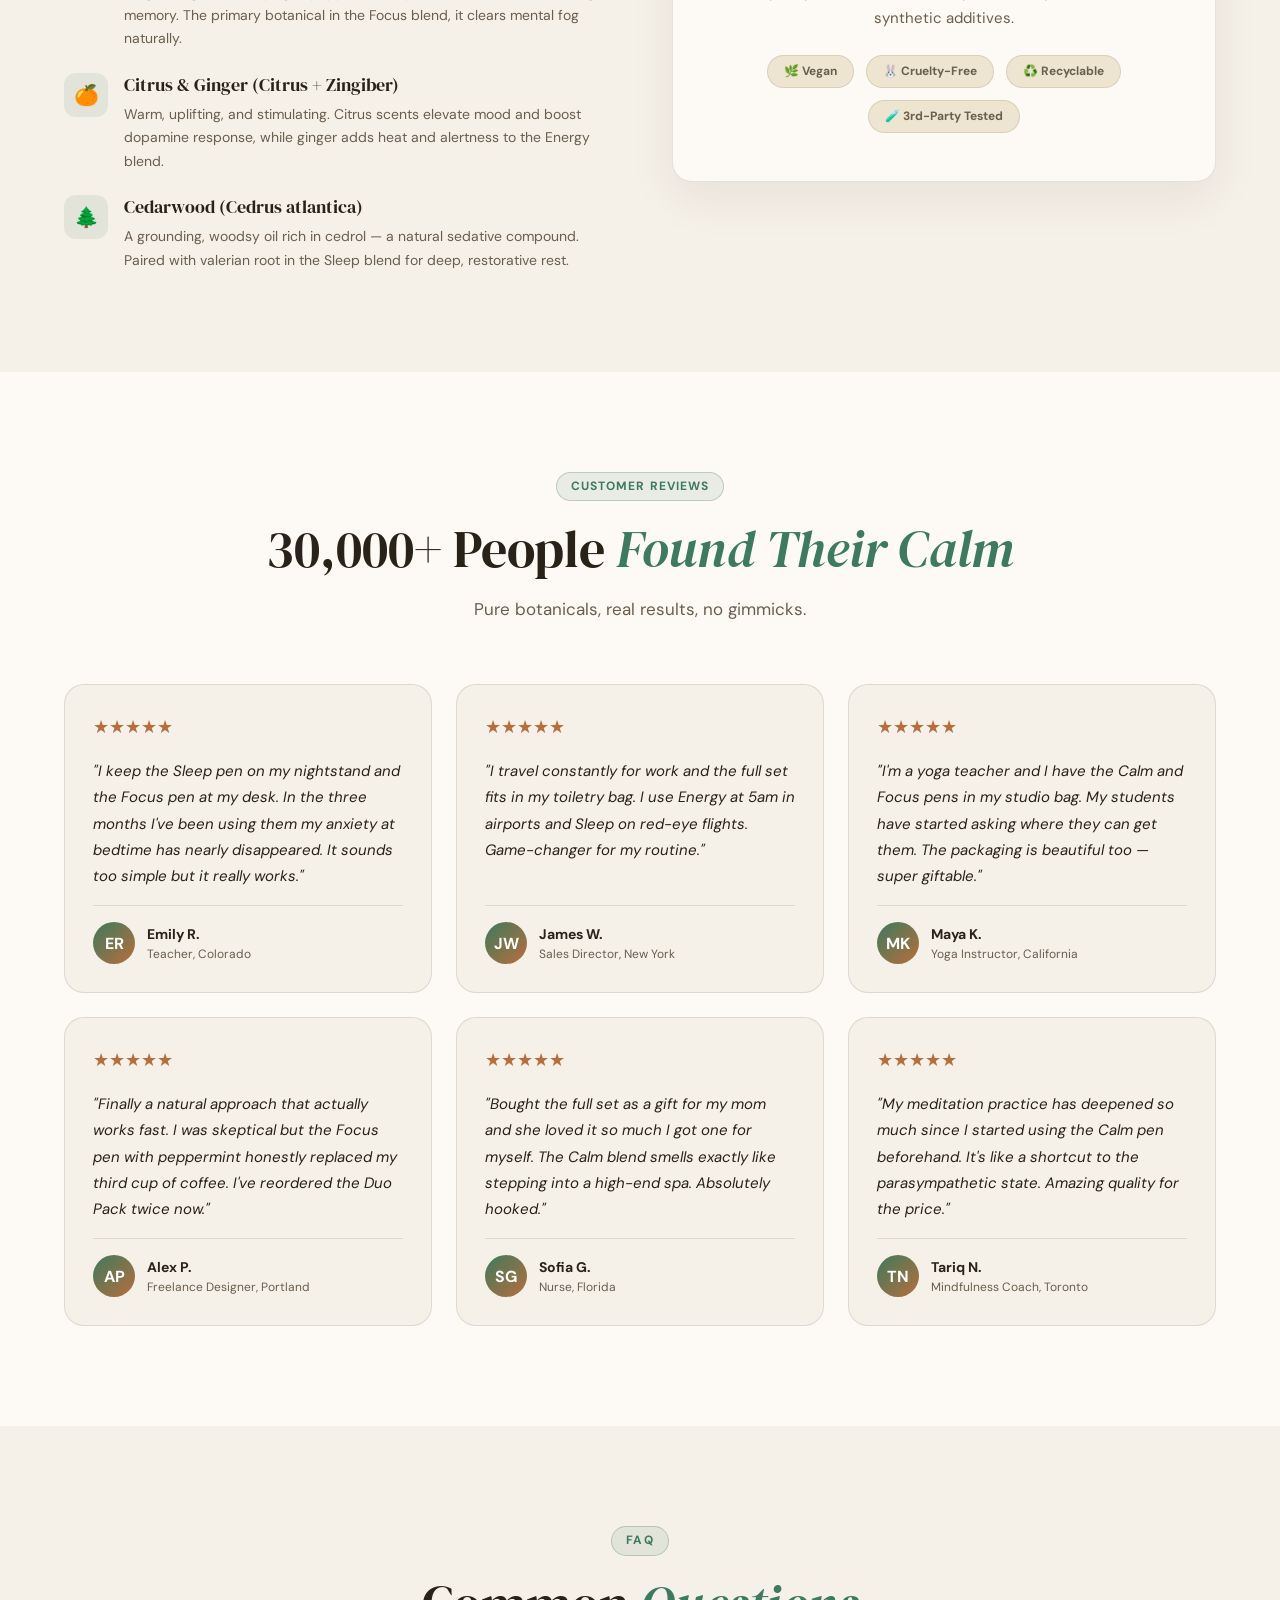
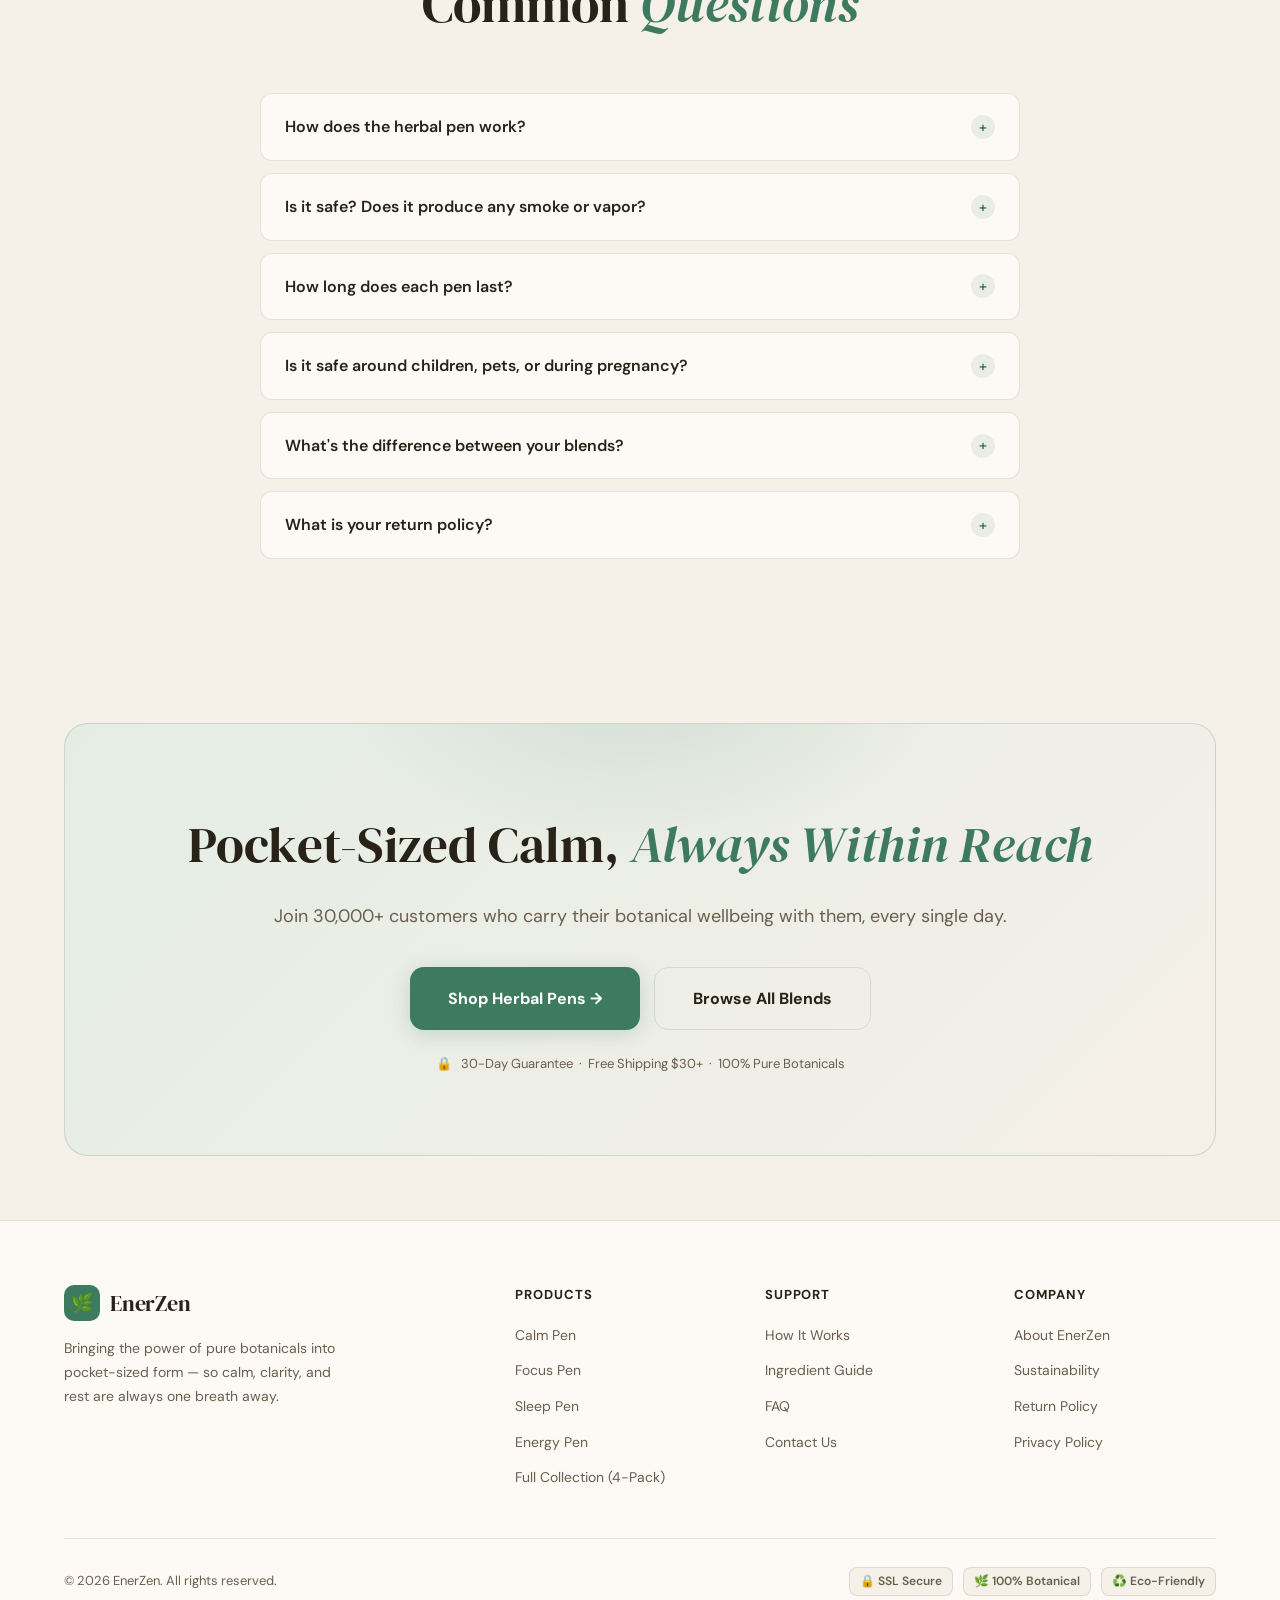
<file: enerzen-herbal-pen/index.html>
<!DOCTYPE html>
<html lang="en">
<head>
  <meta charset="UTF-8" />
  <meta name="viewport" content="width=device-width, initial-scale=1.0" />
  <title>EnerZen Herbal Pen | Portable Aromatherapy Inhaler</title>
  <meta name="description" content="The EnerZen Herbal Pen — a pocket-sized personal aromatherapy inhaler packed with pure botanical blends. Calm, Focus, Sleep, and Energy formulas." />

  <!-- ============================================================
       GOOGLE FONTS — change the font pair here
       ============================================================ -->
  <link rel="preconnect" href="https://fonts.googleapis.com" />
  <link rel="preconnect" href="https://fonts.gstatic.com" crossorigin />
  <link href="https://fonts.googleapis.com/css2?family=DM+Serif+Display:ital@0;1&family=DM+Sans:wght@400;500;600;700;800&display=swap" rel="stylesheet" />

  <style>
    /* ============================================================
       CUSTOMIZATION VARIABLES — edit these to change the whole site
       ============================================================ */
    :root {
      /* Brand colors */
      --color-primary:        #3D7A5E;   /* forest green */
      --color-primary-dark:   #2E5E47;   /* darker shade for hover */
      --color-primary-glow:   rgba(61, 122, 94, 0.22);
      --color-accent:         #B86E3C;   /* warm amber-brown */
      --color-accent-light:   rgba(184,110,60,0.14);
      --color-bg:             #F5F0E8;   /* parchment / natural linen */
      --color-surface:        #FDFAF5;   /* off-white card */
      --color-surface-2:      #EDE5D0;   /* warm beige */
      --color-border:         rgba(60,48,35,0.12);
      --color-text:           #282218;   /* deep warm charcoal */
      --color-text-muted:     #6A5E4E;   /* warm gray-brown */
      --color-success:        #3D7A5E;

      /* Typography */
      --font-heading:   'DM Serif Display', serif;
      --font-body:      'DM Sans', sans-serif;

      /* Layout */
      --max-width:      1200px;
      --border-radius:  20px;
      --border-radius-sm: 12px;

      /* ---- BRAND TEXT — change these to rebrand ---- */
      --brand-name:     "EnerZen";
      --brand-tagline:  "Herbal Pen · Portable Aromatherapy Inhaler";
    }

    /* ============================================================
       RESET & BASE
       ============================================================ */
    *, *::before, *::after { box-sizing: border-box; margin: 0; padding: 0; }
    html { scroll-behavior: smooth; }
    body {
      font-family: var(--font-body);
      background: var(--color-bg);
      color: var(--color-text);
      line-height: 1.6;
      -webkit-font-smoothing: antialiased;
    }
    img { max-width: 100%; height: auto; display: block; }
    a { color: inherit; text-decoration: none; }
    ul { list-style: none; }

    /* ============================================================
       UTILITY
       ============================================================ */
    .container {
      width: 100%;
      max-width: var(--max-width);
      margin: 0 auto;
      padding: 0 24px;
    }
    .section { padding: 100px 0; }
    .section--tight { padding: 64px 0; }
    .tag {
      display: inline-flex;
      align-items: center;
      gap: 6px;
      background: rgba(61,122,94,0.10);
      color: var(--color-primary);
      border: 1px solid rgba(61,122,94,0.28);
      border-radius: 100px;
      font-size: 12px;
      font-weight: 700;
      letter-spacing: .09em;
      text-transform: uppercase;
      padding: 4px 14px;
      margin-bottom: 18px;
    }
    .section-title {
      font-family: var(--font-heading);
      font-size: clamp(32px, 5vw, 52px);
      font-weight: 400;
      line-height: 1.15;
      color: var(--color-text);
      margin-bottom: 16px;
    }
    .section-title em { color: var(--color-primary); font-style: italic; }
    .section-subtitle {
      font-size: 17px;
      color: var(--color-text-muted);
      max-width: 560px;
      line-height: 1.75;
    }
    .section-header { text-align: center; margin-bottom: 60px; }
    .section-header .section-subtitle { margin: 0 auto; }

    /* ============================================================
       BUTTONS
       ============================================================ */
    .btn {
      display: inline-flex;
      align-items: center;
      gap: 8px;
      border: none;
      cursor: pointer;
      font-family: var(--font-body);
      font-weight: 700;
      font-size: 15px;
      border-radius: var(--border-radius-sm);
      padding: 14px 28px;
      transition: all .22s ease;
      text-decoration: none;
      white-space: nowrap;
    }
    .btn-primary {
      background: var(--color-primary);
      color: #fff;
      box-shadow: 0 4px 20px var(--color-primary-glow);
    }
    .btn-primary:hover {
      background: var(--color-primary-dark);
      transform: translateY(-2px);
      box-shadow: 0 8px 32px var(--color-primary-glow);
    }
    .btn-secondary {
      background: transparent;
      color: var(--color-text);
      border: 1.5px solid var(--color-border);
    }
    .btn-secondary:hover {
      border-color: var(--color-primary);
      color: var(--color-primary);
    }
    .btn-outline-accent {
      background: var(--color-accent-light);
      color: var(--color-accent);
      border: 1.5px solid rgba(184,110,60,0.3);
    }
    .btn-outline-accent:hover {
      background: var(--color-accent);
      color: #fff;
    }
    .btn-lg { padding: 18px 38px; font-size: 16px; border-radius: 14px; }

    /* ============================================================
       ANNOUNCEMENT BAR
       ============================================================ */
    .announcement-bar {
      background: var(--color-primary);
      color: #fff;
      text-align: center;
      padding: 10px 24px;
      font-size: 13px;
      font-weight: 600;
      letter-spacing: .02em;
    }

    /* ============================================================
       NAVBAR
       ============================================================ */
    .navbar {
      position: sticky;
      top: 0;
      z-index: 100;
      background: rgba(245,240,232,0.90);
      backdrop-filter: blur(16px);
      -webkit-backdrop-filter: blur(16px);
      border-bottom: 1px solid var(--color-border);
    }
    .navbar__inner {
      display: flex;
      align-items: center;
      justify-content: space-between;
      height: 70px;
      gap: 24px;
    }
    .navbar__logo {
      display: flex;
      align-items: center;
      gap: 10px;
      font-family: var(--font-heading);
      font-size: 22px;
      font-weight: 400;
      color: var(--color-text);
      letter-spacing: -.01em;
    }
    .navbar__logo-icon {
      width: 36px;
      height: 36px;
      background: var(--color-primary);
      border-radius: 10px;
      display: flex;
      align-items: center;
      justify-content: center;
      font-size: 18px;
    }
    .navbar__nav {
      display: flex;
      align-items: center;
      gap: 32px;
    }
    .navbar__nav a {
      font-size: 14px;
      font-weight: 500;
      color: var(--color-text-muted);
      transition: color .2s;
    }
    .navbar__nav a:hover { color: var(--color-text); }
    .navbar__actions { display: flex; align-items: center; gap: 12px; }
    .nav-cart {
      display: flex;
      align-items: center;
      gap: 6px;
      background: var(--color-surface-2);
      border: 1px solid var(--color-border);
      border-radius: 10px;
      padding: 8px 14px;
      font-size: 14px;
      font-weight: 600;
      cursor: pointer;
      transition: all .2s;
    }
    .nav-cart:hover { border-color: var(--color-primary); color: var(--color-primary); }
    .hamburger {
      display: none;
      flex-direction: column;
      gap: 5px;
      cursor: pointer;
      background: none;
      border: none;
      padding: 4px;
    }
    .hamburger span {
      display: block;
      width: 24px;
      height: 2px;
      background: var(--color-text);
      border-radius: 2px;
      transition: all .3s;
    }

    /* ============================================================
       HERO
       ============================================================ */
    .hero {
      position: relative;
      padding: 110px 0 80px;
      overflow: hidden;
    }
    .hero__bg {
      position: absolute;
      inset: 0;
      background:
        radial-gradient(ellipse 80% 60% at 65% -10%, rgba(61,122,94,0.16) 0%, transparent 65%),
        radial-gradient(ellipse 55% 45% at 5% 90%, rgba(184,110,60,0.10) 0%, transparent 65%);
      pointer-events: none;
    }
    .hero__grid {
      display: grid;
      grid-template-columns: 1fr 1fr;
      gap: 64px;
      align-items: center;
    }
    .hero__eyebrow {
      display: inline-flex;
      align-items: center;
      gap: 8px;
      background: rgba(61,122,94,0.10);
      border: 1px solid rgba(61,122,94,0.28);
      border-radius: 100px;
      padding: 6px 16px;
      font-size: 13px;
      font-weight: 700;
      color: var(--color-primary);
      margin-bottom: 24px;
      letter-spacing: .03em;
    }
    .hero__title {
      font-family: var(--font-heading);
      font-size: clamp(42px, 5.5vw, 72px);
      font-weight: 400;
      line-height: 1.08;
      margin-bottom: 24px;
      letter-spacing: -.01em;
    }
    .hero__title em { color: var(--color-primary); font-style: italic; }
    .hero__desc {
      font-size: 18px;
      color: var(--color-text-muted);
      line-height: 1.75;
      max-width: 480px;
      margin-bottom: 36px;
    }
    .hero__actions { display: flex; gap: 14px; flex-wrap: wrap; align-items: center; }
    .hero__trust {
      display: flex;
      gap: 28px;
      margin-top: 44px;
      padding-top: 32px;
      border-top: 1px solid var(--color-border);
      flex-wrap: wrap;
    }
    .hero__trust-item { display: flex; flex-direction: column; }
    .hero__trust-num {
      font-family: var(--font-heading);
      font-size: 28px;
      font-weight: 400;
      color: var(--color-text);
    }
    .hero__trust-label { font-size: 13px; color: var(--color-text-muted); }

    /* HERO VISUAL */
    .hero__visual {
      display: flex;
      align-items: center;
      justify-content: center;
      position: relative;
    }
    .hero__pen-showcase {
      background: var(--color-surface);
      border: 1px solid var(--color-border);
      border-radius: 28px;
      padding: 40px 36px;
      width: 100%;
      max-width: 440px;
      position: relative;
      overflow: hidden;
      box-shadow: 0 24px 64px rgba(60,48,35,0.08);
    }
    .hero__pen-showcase::before {
      content: '';
      position: absolute;
      top: -1px; left: -1px; right: -1px;
      height: 3px;
      background: linear-gradient(90deg, var(--color-primary), var(--color-accent), var(--color-primary));
      border-radius: 28px 28px 0 0;
    }
    /* scent bubbles */
    .scent-bubbles {
      display: flex;
      gap: 8px;
      flex-wrap: wrap;
      margin-bottom: 28px;
    }
    .scent-bubble {
      display: flex;
      align-items: center;
      gap: 6px;
      background: var(--color-surface-2);
      border: 1px solid var(--color-border);
      border-radius: 100px;
      padding: 5px 14px;
      font-size: 13px;
      font-weight: 600;
      color: var(--color-text-muted);
      cursor: pointer;
      transition: all .2s;
    }
    .scent-bubble.active, .scent-bubble:hover {
      background: rgba(61,122,94,0.12);
      border-color: rgba(61,122,94,0.3);
      color: var(--color-primary);
    }
    .hero__pen-emoji {
      font-size: 88px;
      text-align: center;
      margin-bottom: 20px;
      filter: drop-shadow(0 8px 24px rgba(61,122,94,0.25));
    }
    .hero__pen-name {
      font-family: var(--font-heading);
      font-size: 24px;
      font-weight: 400;
      margin-bottom: 6px;
    }
    .hero__pen-sub {
      font-size: 14px;
      color: var(--color-text-muted);
      margin-bottom: 16px;
    }
    .hero__pen-stars {
      display: flex;
      align-items: center;
      gap: 6px;
      font-size: 14px;
      color: var(--color-text-muted);
      margin-bottom: 20px;
    }
    .stars { color: var(--color-accent); letter-spacing: 2px; }
    .rating-count { font-weight: 700; color: var(--color-text); }
    .hero__pen-price {
      display: flex;
      align-items: baseline;
      gap: 10px;
      margin-bottom: 20px;
    }
    .price-current {
      font-size: 36px;
      font-weight: 700;
      color: var(--color-primary);
      font-family: var(--font-heading);
    }
    .price-was {
      font-size: 18px;
      color: var(--color-text-muted);
      text-decoration: line-through;
    }
    .price-save {
      background: var(--color-accent);
      color: #fff;
      font-size: 12px;
      font-weight: 700;
      padding: 3px 10px;
      border-radius: 6px;
    }

    /* ============================================================
       PROOF STRIP
       ============================================================ */
    .proof-strip {
      background: var(--color-surface);
      border-top: 1px solid var(--color-border);
      border-bottom: 1px solid var(--color-border);
      padding: 20px 0;
    }
    .proof-strip__inner {
      display: flex;
      align-items: center;
      justify-content: center;
      gap: 40px;
      flex-wrap: wrap;
    }
    .proof-item {
      display: flex;
      align-items: center;
      gap: 10px;
      font-size: 14px;
      font-weight: 600;
      color: var(--color-text-muted);
    }
    .proof-item .icon { font-size: 20px; }

    /* ============================================================
       SCENTS SECTION
       ============================================================ */
    .scents { background: var(--color-surface); }
    .scents__grid {
      display: grid;
      grid-template-columns: repeat(4, 1fr);
      gap: 20px;
    }
    .scent-card {
      background: var(--color-bg);
      border: 1.5px solid var(--color-border);
      border-radius: var(--border-radius);
      padding: 32px 24px;
      text-align: center;
      transition: border-color .25s, transform .25s, box-shadow .25s;
      position: relative;
      overflow: hidden;
    }
    .scent-card:hover {
      transform: translateY(-5px);
      box-shadow: 0 16px 48px rgba(60,48,35,0.10);
    }
    .scent-card--calm { border-color: rgba(61,122,94,0.3); }
    .scent-card--calm:hover { border-color: var(--color-primary); }
    .scent-card--focus { border-color: rgba(90,120,160,0.3); }
    .scent-card--focus:hover { border-color: #5A78A0; }
    .scent-card--sleep { border-color: rgba(110,75,140,0.3); }
    .scent-card--sleep:hover { border-color: #6E4B8C; }
    .scent-card--energy { border-color: rgba(184,110,60,0.3); }
    .scent-card--energy:hover { border-color: var(--color-accent); }
    .scent-card__ribbon {
      position: absolute;
      top: 12px;
      right: 12px;
      background: var(--color-primary);
      color: #fff;
      font-size: 10px;
      font-weight: 800;
      letter-spacing: .07em;
      text-transform: uppercase;
      padding: 3px 10px;
      border-radius: 100px;
    }
    .scent-card__ribbon--focus { background: #5A78A0; }
    .scent-card__ribbon--sleep { background: #6E4B8C; }
    .scent-card__ribbon--energy { background: var(--color-accent); }
    .scent-emoji { font-size: 54px; margin-bottom: 16px; }
    .scent-card__name {
      font-family: var(--font-heading);
      font-size: 22px;
      font-weight: 400;
      margin-bottom: 6px;
    }
    .scent-card__blend {
      font-size: 12px;
      color: var(--color-text-muted);
      margin-bottom: 14px;
      font-style: italic;
      line-height: 1.5;
    }
    .scent-card__effect {
      font-size: 13px;
      font-weight: 600;
      color: var(--color-primary);
      background: rgba(61,122,94,0.08);
      border-radius: 100px;
      padding: 4px 12px;
      display: inline-block;
    }
    .scent-card--focus .scent-card__effect { color: #5A78A0; background: rgba(90,120,160,0.1); }
    .scent-card--sleep .scent-card__effect { color: #6E4B8C; background: rgba(110,75,140,0.1); }
    .scent-card--energy .scent-card__effect { color: var(--color-accent); background: var(--color-accent-light); }

    /* ============================================================
       BENEFITS
       ============================================================ */
    .benefits__grid {
      display: grid;
      grid-template-columns: repeat(3, 1fr);
      gap: 24px;
    }
    .benefit-card {
      background: var(--color-surface);
      border: 1px solid var(--color-border);
      border-radius: var(--border-radius);
      padding: 32px;
      transition: border-color .25s, transform .25s;
    }
    .benefit-card:hover {
      border-color: rgba(61,122,94,0.4);
      transform: translateY(-4px);
    }
    .benefit-icon {
      width: 52px;
      height: 52px;
      background: rgba(61,122,94,0.10);
      border-radius: 14px;
      display: flex;
      align-items: center;
      justify-content: center;
      font-size: 24px;
      margin-bottom: 20px;
    }
    .benefit-card h3 {
      font-family: var(--font-heading);
      font-size: 21px;
      font-weight: 400;
      margin-bottom: 10px;
    }
    .benefit-card p {
      font-size: 15px;
      color: var(--color-text-muted);
      line-height: 1.7;
    }

    /* ============================================================
       HOW IT WORKS
       ============================================================ */
    .how-it-works { background: var(--color-surface); }
    .steps {
      display: grid;
      grid-template-columns: repeat(4, 1fr);
      gap: 32px;
      position: relative;
    }
    .steps::before {
      content: '';
      position: absolute;
      top: 28px;
      left: 12%;
      right: 12%;
      height: 2px;
      background: linear-gradient(90deg, var(--color-primary), var(--color-accent), var(--color-primary));
      opacity: .25;
    }
    .step {
      text-align: center;
      position: relative;
    }
    .step__num {
      width: 56px;
      height: 56px;
      background: var(--color-bg);
      border: 2px solid var(--color-primary);
      border-radius: 50%;
      display: flex;
      align-items: center;
      justify-content: center;
      font-family: var(--font-heading);
      font-size: 22px;
      font-weight: 400;
      color: var(--color-primary);
      margin: 0 auto 20px;
      position: relative;
      z-index: 1;
    }
    .step h3 {
      font-family: var(--font-heading);
      font-size: 18px;
      font-weight: 400;
      margin-bottom: 10px;
    }
    .step p {
      font-size: 14px;
      color: var(--color-text-muted);
      line-height: 1.65;
    }

    /* ============================================================
       PRODUCTS / BUNDLES
       ============================================================ */
    .products__grid {
      display: grid;
      grid-template-columns: repeat(3, 1fr);
      gap: 24px;
    }
    .product-card {
      background: var(--color-surface);
      border: 1.5px solid var(--color-border);
      border-radius: var(--border-radius);
      padding: 28px;
      display: flex;
      flex-direction: column;
      gap: 16px;
      transition: border-color .25s, transform .25s, box-shadow .25s;
      position: relative;
    }
    .product-card:hover {
      border-color: rgba(61,122,94,0.45);
      transform: translateY(-6px);
      box-shadow: 0 20px 60px rgba(60,48,35,0.10);
    }
    .product-card--featured {
      border-color: var(--color-primary);
      box-shadow: 0 0 0 1px var(--color-primary), 0 20px 50px rgba(61,122,94,0.12);
    }
    .product-card__label {
      position: absolute;
      top: -1px;
      left: 24px;
      background: var(--color-primary);
      color: #fff;
      font-size: 11px;
      font-weight: 700;
      letter-spacing: .07em;
      text-transform: uppercase;
      padding: 4px 12px;
      border-radius: 0 0 8px 8px;
    }
    .product-card__emoji {
      font-size: 60px;
      text-align: center;
      padding: 14px 0 4px;
    }
    .product-card__name {
      font-family: var(--font-heading);
      font-size: 22px;
      font-weight: 400;
    }
    .product-card__sub {
      font-size: 13px;
      color: var(--color-text-muted);
      margin-top: -10px;
    }
    .product-card__rating {
      display: flex;
      align-items: center;
      gap: 6px;
      font-size: 13px;
      color: var(--color-text-muted);
    }
    .product-card__features {
      display: flex;
      flex-direction: column;
      gap: 8px;
    }
    .feature-row {
      display: flex;
      align-items: center;
      gap: 10px;
      font-size: 14px;
      color: var(--color-text-muted);
    }
    .feature-row .check {
      color: var(--color-success);
      font-size: 16px;
      flex-shrink: 0;
    }
    .product-card__footer {
      margin-top: auto;
      display: flex;
      align-items: center;
      justify-content: space-between;
      padding-top: 16px;
      border-top: 1px solid var(--color-border);
    }
    .product-card__price {
      font-family: var(--font-heading);
      font-size: 28px;
      font-weight: 400;
      color: var(--color-primary);
    }
    .product-card__was {
      font-size: 14px;
      color: var(--color-text-muted);
      text-decoration: line-through;
    }

    /* ============================================================
       TESTIMONIALS
       ============================================================ */
    .testimonials { background: var(--color-surface); }
    .testimonials__grid {
      display: grid;
      grid-template-columns: repeat(3, 1fr);
      gap: 24px;
    }
    .testimonial-card {
      background: var(--color-bg);
      border: 1px solid var(--color-border);
      border-radius: var(--border-radius);
      padding: 28px;
      display: flex;
      flex-direction: column;
      gap: 16px;
      transition: border-color .25s;
    }
    .testimonial-card:hover { border-color: rgba(61,122,94,0.3); }
    .testimonial-stars { color: var(--color-accent); font-size: 18px; }
    .testimonial-text {
      font-size: 15px;
      color: var(--color-text);
      line-height: 1.75;
      font-style: italic;
    }
    .testimonial-author {
      display: flex;
      align-items: center;
      gap: 12px;
      margin-top: auto;
      padding-top: 16px;
      border-top: 1px solid var(--color-border);
    }
    .author-avatar {
      width: 42px;
      height: 42px;
      border-radius: 50%;
      background: linear-gradient(135deg, var(--color-primary), var(--color-accent));
      display: flex;
      align-items: center;
      justify-content: center;
      font-weight: 700;
      font-size: 16px;
      color: #fff;
      flex-shrink: 0;
    }
    .author-name { font-weight: 700; font-size: 14px; }
    .author-title { font-size: 12px; color: var(--color-text-muted); }

    /* ============================================================
       INGREDIENTS / BOTANICAL
       ============================================================ */
    .botanical { background: var(--color-bg); }
    .botanical__inner {
      display: grid;
      grid-template-columns: 1fr 1fr;
      gap: 64px;
      align-items: center;
    }
    .botanical__list {
      display: flex;
      flex-direction: column;
      gap: 20px;
      margin-top: 32px;
    }
    .botanical__item {
      display: flex;
      gap: 16px;
      align-items: flex-start;
    }
    .botanical__icon {
      width: 44px;
      height: 44px;
      background: rgba(61,122,94,0.10);
      border-radius: 12px;
      display: flex;
      align-items: center;
      justify-content: center;
      font-size: 20px;
      flex-shrink: 0;
      margin-top: 2px;
    }
    .botanical__item h4 {
      font-family: var(--font-heading);
      font-size: 18px;
      font-weight: 400;
      margin-bottom: 4px;
    }
    .botanical__item p {
      font-size: 14px;
      color: var(--color-text-muted);
      line-height: 1.65;
    }
    .botanical__panel {
      background: var(--color-surface);
      border: 1px solid var(--color-border);
      border-radius: var(--border-radius);
      padding: 48px 40px;
      text-align: center;
      box-shadow: 0 16px 48px rgba(60,48,35,0.07);
    }
    .botanical__panel-emoji {
      font-size: 72px;
      margin-bottom: 20px;
      filter: drop-shadow(0 8px 20px rgba(61,122,94,0.2));
    }
    .botanical__panel h3 {
      font-family: var(--font-heading);
      font-size: 26px;
      font-weight: 400;
      margin-bottom: 12px;
    }
    .botanical__panel p {
      font-size: 15px;
      color: var(--color-text-muted);
      line-height: 1.7;
      margin-bottom: 24px;
    }
    .botanical__certifications {
      display: flex;
      justify-content: center;
      gap: 12px;
      flex-wrap: wrap;
    }
    .cert-badge {
      background: var(--color-surface-2);
      border: 1px solid var(--color-border);
      border-radius: 100px;
      padding: 6px 16px;
      font-size: 12px;
      font-weight: 700;
      color: var(--color-text-muted);
    }

    /* ============================================================
       FAQ
       ============================================================ */
    .faq__list {
      max-width: 760px;
      margin: 0 auto;
      display: flex;
      flex-direction: column;
      gap: 12px;
    }
    .faq-item {
      background: var(--color-surface);
      border: 1px solid var(--color-border);
      border-radius: var(--border-radius-sm);
      overflow: hidden;
    }
    .faq-question {
      display: flex;
      align-items: center;
      justify-content: space-between;
      gap: 16px;
      padding: 20px 24px;
      cursor: pointer;
      font-weight: 600;
      font-size: 16px;
      user-select: none;
      transition: color .2s;
    }
    .faq-question:hover { color: var(--color-primary); }
    .faq-icon {
      flex-shrink: 0;
      width: 24px;
      height: 24px;
      background: rgba(61,122,94,0.10);
      border-radius: 50%;
      display: flex;
      align-items: center;
      justify-content: center;
      font-size: 14px;
      color: var(--color-primary);
      transition: transform .3s;
    }
    .faq-item.open .faq-icon { transform: rotate(45deg); }
    .faq-answer {
      max-height: 0;
      overflow: hidden;
      transition: max-height .35s ease, padding .35s ease;
      font-size: 15px;
      color: var(--color-text-muted);
      line-height: 1.75;
    }
    .faq-item.open .faq-answer {
      max-height: 300px;
      padding: 0 24px 24px;
    }

    /* ============================================================
       CTA BANNER
       ============================================================ */
    .cta-banner {
      background: linear-gradient(135deg, #E4EDE4 0%, #F5F0E8 100%);
      border: 1px solid rgba(61,122,94,0.2);
      border-radius: 24px;
      padding: 80px 60px;
      text-align: center;
      position: relative;
      overflow: hidden;
    }
    .cta-banner::before {
      content: '';
      position: absolute;
      top: -60%;
      left: 50%;
      transform: translateX(-50%);
      width: 640px;
      height: 400px;
      background: radial-gradient(ellipse, rgba(61,122,94,0.14) 0%, transparent 70%);
      pointer-events: none;
    }
    .cta-banner h2 {
      font-family: var(--font-heading);
      font-size: clamp(32px, 4vw, 52px);
      font-weight: 400;
      margin-bottom: 16px;
      position: relative;
    }
    .cta-banner p {
      font-size: 18px;
      color: var(--color-text-muted);
      margin-bottom: 36px;
      position: relative;
    }
    .cta-banner__actions {
      display: flex;
      gap: 14px;
      justify-content: center;
      flex-wrap: wrap;
      position: relative;
    }
    .cta-guarantee {
      margin-top: 24px;
      font-size: 13px;
      color: var(--color-text-muted);
      display: flex;
      align-items: center;
      justify-content: center;
      gap: 6px;
    }

    /* ============================================================
       FOOTER
       ============================================================ */
    .footer {
      background: var(--color-surface);
      border-top: 1px solid var(--color-border);
      padding: 64px 0 32px;
    }
    .footer__grid {
      display: grid;
      grid-template-columns: 2fr 1fr 1fr 1fr;
      gap: 48px;
      margin-bottom: 48px;
    }
    .footer__brand p {
      font-size: 14px;
      color: var(--color-text-muted);
      margin-top: 16px;
      line-height: 1.7;
      max-width: 280px;
    }
    .footer__col h4 {
      font-weight: 700;
      font-size: 13px;
      letter-spacing: .07em;
      text-transform: uppercase;
      color: var(--color-text);
      margin-bottom: 16px;
    }
    .footer__col ul {
      display: flex;
      flex-direction: column;
      gap: 10px;
    }
    .footer__col ul li a {
      font-size: 14px;
      color: var(--color-text-muted);
      transition: color .2s;
    }
    .footer__col ul li a:hover { color: var(--color-primary); }
    .footer__bottom {
      padding-top: 28px;
      border-top: 1px solid var(--color-border);
      display: flex;
      align-items: center;
      justify-content: space-between;
      font-size: 13px;
      color: var(--color-text-muted);
      flex-wrap: wrap;
      gap: 12px;
    }
    .footer__badges {
      display: flex;
      gap: 10px;
      flex-wrap: wrap;
    }
    .footer__badge {
      background: var(--color-bg);
      border: 1px solid var(--color-border);
      border-radius: 8px;
      padding: 4px 10px;
      font-size: 12px;
      font-weight: 600;
      color: var(--color-text-muted);
    }

    /* ============================================================
       FLOATING DOWNLOAD BUTTON
       ============================================================ */
    .download-fab {
      position: fixed;
      bottom: 28px;
      right: 28px;
      z-index: 999;
      background: var(--color-surface);
      border: 1px solid var(--color-border);
      border-radius: 14px;
      padding: 12px 20px;
      display: flex;
      align-items: center;
      gap: 8px;
      font-size: 14px;
      font-weight: 700;
      color: var(--color-text);
      cursor: pointer;
      box-shadow: 0 8px 32px rgba(60,48,35,0.18);
      transition: all .2s;
      font-family: var(--font-body);
    }
    .download-fab:hover {
      background: var(--color-primary);
      border-color: var(--color-primary);
      color: #fff;
      transform: translateY(-2px);
      box-shadow: 0 12px 40px rgba(61,122,94,0.28);
    }

    /* ============================================================
       RESPONSIVE
       ============================================================ */
    @media (max-width: 1024px) {
      .scents__grid { grid-template-columns: repeat(2, 1fr); }
      .products__grid { grid-template-columns: repeat(2, 1fr); }
      .benefits__grid { grid-template-columns: repeat(2, 1fr); }
      .testimonials__grid { grid-template-columns: repeat(2, 1fr); }
      .footer__grid { grid-template-columns: 1fr 1fr; }
      .steps { grid-template-columns: repeat(2, 1fr); }
      .steps::before { display: none; }
      .botanical__inner { grid-template-columns: 1fr; }
      .botanical__panel { display: none; }
    }
    @media (max-width: 768px) {
      .hero__grid { grid-template-columns: 1fr; }
      .hero__visual { display: none; }
      .scents__grid { grid-template-columns: repeat(2, 1fr); }
      .products__grid { grid-template-columns: 1fr; }
      .benefits__grid { grid-template-columns: 1fr; }
      .testimonials__grid { grid-template-columns: 1fr; }
      .footer__grid { grid-template-columns: 1fr; }
      .steps { grid-template-columns: 1fr; }
      .navbar__nav { display: none; }
      .hamburger { display: flex; }
      .cta-banner { padding: 48px 24px; }
      .proof-strip__inner { gap: 20px; }
      .section { padding: 64px 0; }
    }
    @media (max-width: 480px) {
      .scents__grid { grid-template-columns: 1fr; }
      .download-fab { bottom: 16px; right: 16px; padding: 10px 16px; font-size: 13px; }
    }
  </style>
</head>
<body>

  <!-- ============================================================
       ANNOUNCEMENT BAR — CUSTOMIZE: change the promo text here
       ============================================================ -->
  <div class="announcement-bar">
    🌿 FREE SHIPPING on orders over $30 &nbsp;|&nbsp; 30-Day Wellbeing Guarantee &nbsp;|&nbsp; 4 Natural Botanical Blends
  </div>

  <!-- ============================================================
       NAVBAR — CUSTOMIZE: update links and brand name
       ============================================================ -->
  <nav class="navbar">
    <div class="container">
      <div class="navbar__inner">
        <a href="#" class="navbar__logo">
          <div class="navbar__logo-icon">🌿</div>
          EnerZen
        </a>
        <div class="navbar__nav">
          <a href="#scents">Blends</a>
          <a href="#products">Shop</a>
          <a href="#how-it-works">How It Works</a>
          <a href="#botanical">Ingredients</a>
          <a href="#reviews">Reviews</a>
          <a href="#faq">FAQ</a>
        </div>
        <div class="navbar__actions">
          <div class="nav-cart">🛒 Cart (0)</div>
          <a href="#products" class="btn btn-primary">Shop Now</a>
          <button class="hamburger" aria-label="Menu">
            <span></span><span></span><span></span>
          </button>
        </div>
      </div>
    </div>
  </nav>

  <!-- ============================================================
       HERO — CUSTOMIZE: headline, subheadline, CTA text
       ============================================================ -->
  <section class="hero">
    <div class="hero__bg"></div>
    <div class="container">
      <div class="hero__grid">
        <div class="hero__content">
          <div class="hero__eyebrow">
            🌿 Pure Botanicals &nbsp;·&nbsp; Pocket-Sized Calm
          </div>
          <h1 class="hero__title">
            Nature, <em>Wherever<br />You Go.</em>
          </h1>
          <p class="hero__desc">
            The EnerZen Herbal Pen is a personal aromatherapy inhaler packed with
            pure botanical essential oils — Calm, Focus, Sleep, and Energy blends
            that fit in your pocket and work in seconds.
          </p>
          <div class="hero__actions">
            <a href="#products" class="btn btn-primary btn-lg">Shop Herbal Pens →</a>
            <a href="#scents" class="btn btn-secondary btn-lg">Explore Blends</a>
          </div>
          <div class="hero__trust">
            <div class="hero__trust-item">
              <span class="hero__trust-num">4</span>
              <span class="hero__trust-label">Botanical Blends</span>
            </div>
            <div class="hero__trust-item">
              <span class="hero__trust-num">200+</span>
              <span class="hero__trust-label">Inhales Per Pen</span>
            </div>
            <div class="hero__trust-item">
              <span class="hero__trust-num">30K+</span>
              <span class="hero__trust-label">5-Star Reviews</span>
            </div>
          </div>
        </div>

        <!-- Hero Product Card -->
        <div class="hero__visual">
          <div class="hero__pen-showcase">
            <!-- CUSTOMIZE: change selected scent / pricing -->
            <div class="scent-bubbles">
              <span class="scent-bubble active">🌸 Calm</span>
              <span class="scent-bubble">🧠 Focus</span>
              <span class="scent-bubble">🌙 Sleep</span>
              <span class="scent-bubble">⚡ Energy</span>
            </div>
            <div class="hero__pen-emoji">🌿</div>
            <div class="hero__pen-name">EnerZen Herbal Pen — Calm</div>
            <div class="hero__pen-sub">Lavender · Chamomile · Bergamot</div>
            <div class="hero__pen-stars">
              <span class="stars">★★★★★</span>
              <span class="rating-count">4.9</span>
              <span>(12,400 reviews)</span>
            </div>
            <div class="hero__pen-price">
              <span class="price-current">$14.99</span>
              <span class="price-was">$21.99</span>
              <span class="price-save">Save 32%</span>
            </div>
            <a href="#products" class="btn btn-primary" style="width:100%;justify-content:center;">
              Add to Cart
            </a>
          </div>
        </div>
      </div>
    </div>
  </section>

  <!-- Social Proof Strip -->
  <div class="proof-strip">
    <div class="container">
      <div class="proof-strip__inner">
        <div class="proof-item"><span class="icon">🚚</span> Free Shipping $30+</div>
        <div class="proof-item"><span class="icon">🔒</span> Secure Checkout</div>
        <div class="proof-item"><span class="icon">↩️</span> 30-Day Returns</div>
        <div class="proof-item"><span class="icon">⭐</span> 4.9 / 5 Rating</div>
        <div class="proof-item"><span class="icon">🌿</span> 100% Pure Botanicals</div>
      </div>
    </div>
  </div>

  <!-- ============================================================
       SCENTS / BLENDS — CUSTOMIZE: add or rename blends
       ============================================================ -->
  <section class="section scents" id="scents">
    <div class="container">
      <div class="section-header">
        <div class="tag">The Blends</div>
        <h2 class="section-title">Four Formulas, <em>One Pocket</em></h2>
        <p class="section-subtitle">
          Each pen is hand-filled with a concentrated botanical blend crafted for a specific purpose.
        </p>
      </div>
      <div class="scents__grid">

        <!-- CUSTOMIZE: scent cards -->
        <div class="scent-card scent-card--calm">
          <span class="scent-card__ribbon">Most Popular</span>
          <div class="scent-emoji">🌸</div>
          <div class="scent-card__name">Calm</div>
          <div class="scent-card__blend">Lavender · Chamomile · Bergamot</div>
          <div class="scent-card__effect">Reduces Anxiety</div>
        </div>

        <div class="scent-card scent-card--focus">
          <span class="scent-card__ribbon scent-card__ribbon--focus">Work Favorite</span>
          <div class="scent-emoji">🧠</div>
          <div class="scent-card__name">Focus</div>
          <div class="scent-card__blend">Peppermint · Rosemary · Eucalyptus</div>
          <div class="scent-card__effect">Sharpens Clarity</div>
        </div>

        <div class="scent-card scent-card--sleep">
          <span class="scent-card__ribbon scent-card__ribbon--sleep">Bestseller Night</span>
          <div class="scent-emoji">🌙</div>
          <div class="scent-card__name">Sleep</div>
          <div class="scent-card__blend">Valerian Root · Lavender · Cedarwood</div>
          <div class="scent-card__effect">Promotes Deep Rest</div>
        </div>

        <div class="scent-card scent-card--energy">
          <span class="scent-card__ribbon scent-card__ribbon--energy">Morning Pick-Me-Up</span>
          <div class="scent-emoji">⚡</div>
          <div class="scent-card__name">Energy</div>
          <div class="scent-card__blend">Citrus · Ginger · Spearmint</div>
          <div class="scent-card__effect">Lifts &amp; Energizes</div>
        </div>

      </div>
    </div>
  </section>

  <!-- ============================================================
       BENEFITS — CUSTOMIZE: icons, titles, descriptions
       ============================================================ -->
  <section class="section" id="benefits">
    <div class="container">
      <div class="section-header">
        <div class="tag">Why EnerZen Pen</div>
        <h2 class="section-title">Aromatherapy That <em>Goes With You</em></h2>
        <p class="section-subtitle">
          Pure plant-based inhaler technology that works in seconds, anywhere.
        </p>
      </div>
      <div class="benefits__grid">
        <div class="benefit-card">
          <div class="benefit-icon">🌿</div>
          <h3>100% Pure Botanicals</h3>
          <p>No synthetic fragrances, no chemicals. Each pen is filled with a concentrated blend of pure therapeutic-grade essential oils and herbal extracts.</p>
        </div>
        <div class="benefit-card">
          <div class="benefit-icon">⚡</div>
          <h3>Works in Seconds</h3>
          <p>Inhale through the pen and within 2–3 breaths your body registers the botanical signals. Faster and more direct than any diffuser in your vicinity.</p>
        </div>
        <div class="benefit-card">
          <div class="benefit-icon">👜</div>
          <h3>Truly Pocket-Sized</h3>
          <p>Slim, discreet, and lightweight. Fits in any pocket, purse, or bag — use it on the subway, at your desk, or right before bed without disturbing anyone.</p>
        </div>
        <div class="benefit-card">
          <div class="benefit-icon">💧</div>
          <h3>No Water, No Charging</h3>
          <p>Zero electricity, zero refilling. Each pen delivers 200+ quality inhales before it needs replacing — months of daily use from one small tube.</p>
        </div>
        <div class="benefit-card">
          <div class="benefit-icon">🌎</div>
          <h3>Eco-Friendly &amp; BPA-Free</h3>
          <p>Made from recyclable, BPA-free materials. Our botanical blends are sustainably sourced and cruelty-free — good for you and the planet.</p>
        </div>
        <div class="benefit-card">
          <div class="benefit-icon">🎁</div>
          <h3>Perfect for Gifting</h3>
          <p>Comes in a beautifully minimal kraft box. Gift the full 4-blend set or pair it with a favorite scent — a thoughtful, natural wellness gift.</p>
        </div>
      </div>
    </div>
  </section>

  <!-- ============================================================
       HOW IT WORKS — CUSTOMIZE: steps
       ============================================================ -->
  <section class="section how-it-works" id="how-it-works">
    <div class="container">
      <div class="section-header">
        <div class="tag">The Ritual</div>
        <h2 class="section-title">How to Use <em>Your Pen</em></h2>
        <p class="section-subtitle">Simple as breathing. Ready whenever you are.</p>
      </div>
      <div class="steps">
        <div class="step">
          <div class="step__num">1</div>
          <h3>Choose Your Blend</h3>
          <p>Pick Calm, Focus, Sleep, or Energy depending on what your moment calls for.</p>
        </div>
        <div class="step">
          <div class="step__num">2</div>
          <h3>Remove the Cap</h3>
          <p>Twist or pull off the protective cap to expose the botanical inhaler tip.</p>
        </div>
        <div class="step">
          <div class="step__num">3</div>
          <h3>Inhale Deeply</h3>
          <p>Place to one nostril, close the other, and inhale slowly for 2–3 seconds. Repeat with the other nostril.</p>
        </div>
        <div class="step">
          <div class="step__num">4</div>
          <h3>Feel the Shift</h3>
          <p>Pure botanicals reach your limbic system in seconds — calm, clarity, energy, or rest settles in naturally.</p>
        </div>
      </div>
    </div>
  </section>

  <!-- ============================================================
       PRODUCTS / BUNDLES — CUSTOMIZE: titles, prices, features
       ============================================================ -->
  <section class="section" id="products">
    <div class="container">
      <div class="section-header">
        <div class="tag">Shop</div>
        <h2 class="section-title">Pick Your <em>Botanical Pack</em></h2>
        <p class="section-subtitle">
          Single pens or curated bundles — built for every routine and every budget.
        </p>
      </div>
      <div class="products__grid">

        <!-- PRODUCT 1 -->
        <div class="product-card">
          <div class="product-card__emoji">🌿</div>
          <div class="product-card__name">Single Pen</div>
          <div class="product-card__sub">Choose any 1 blend</div>
          <div class="product-card__rating">
            <span class="stars">★★★★★</span>
            <span>4.9 (12,400 reviews)</span>
          </div>
          <div class="product-card__features">
            <div class="feature-row"><span class="check">✓</span> 1 EnerZen Herbal Pen</div>
            <div class="feature-row"><span class="check">✓</span> 200+ inhales</div>
            <div class="feature-row"><span class="check">✓</span> Choose: Calm, Focus, Sleep, or Energy</div>
            <div class="feature-row"><span class="check">✓</span> BPA-free, recyclable</div>
            <div class="feature-row"><span class="check">✓</span> Kraft gift box included</div>
          </div>
          <div class="product-card__footer">
            <div>
              <div class="product-card__price">$14.99</div>
              <div class="product-card__was">was $21.99</div>
            </div>
            <a href="#" class="btn btn-secondary">Add to Cart</a>
          </div>
        </div>

        <!-- PRODUCT 2 — FEATURED -->
        <div class="product-card product-card--featured">
          <div class="product-card__label">⭐ Best Value</div>
          <div class="product-card__emoji">🌿🌿🌿🌿</div>
          <div class="product-card__name">Full Collection</div>
          <div class="product-card__sub">All 4 blends — save 30%</div>
          <div class="product-card__rating">
            <span class="stars">★★★★★</span>
            <span>4.9 (6,800 reviews)</span>
          </div>
          <div class="product-card__features">
            <div class="feature-row"><span class="check">✓</span> All 4 pens (Calm, Focus, Sleep, Energy)</div>
            <div class="feature-row"><span class="check">✓</span> 800+ total inhales</div>
            <div class="feature-row"><span class="check">✓</span> Premium keepsake box</div>
            <div class="feature-row"><span class="check">✓</span> Free shipping always</div>
            <div class="feature-row"><span class="check">✓</span> Makes the perfect gift set</div>
          </div>
          <div class="product-card__footer">
            <div>
              <div class="product-card__price">$41.99</div>
              <div class="product-card__was">was $59.96</div>
            </div>
            <a href="#" class="btn btn-primary">Add to Cart</a>
          </div>
        </div>

        <!-- PRODUCT 3 -->
        <div class="product-card">
          <div class="product-card__emoji">🌿🌿</div>
          <div class="product-card__name">Duo Pack</div>
          <div class="product-card__sub">Choose any 2 blends</div>
          <div class="product-card__rating">
            <span class="stars">★★★★★</span>
            <span>4.8 (4,200 reviews)</span>
          </div>
          <div class="product-card__features">
            <div class="feature-row"><span class="check">✓</span> 2 EnerZen Herbal Pens</div>
            <div class="feature-row"><span class="check">✓</span> 400+ total inhales</div>
            <div class="feature-row"><span class="check">✓</span> Mix and match any 2 blends</div>
            <div class="feature-row"><span class="check">✓</span> Gift box included</div>
            <div class="feature-row"><span class="check">✓</span> Save 15% vs. 2 singles</div>
          </div>
          <div class="product-card__footer">
            <div>
              <div class="product-card__price">$25.49</div>
              <div class="product-card__was">was $29.98</div>
            </div>
            <a href="#" class="btn btn-secondary">Add to Cart</a>
          </div>
        </div>

      </div>
    </div>
  </section>

  <!-- ============================================================
       BOTANICAL / INGREDIENTS — CUSTOMIZE: ingredient descriptions
       ============================================================ -->
  <section class="section botanical" id="botanical">
    <div class="container">
      <div class="botanical__inner">
        <div>
          <div class="tag">The Ingredients</div>
          <h2 class="section-title">Pure Plants,<br /><em>Nothing Else</em></h2>
          <div class="botanical__list">
            <div class="botanical__item">
              <div class="botanical__icon">💜</div>
              <div>
                <h4>Lavender (Lavandula angustifolia)</h4>
                <p>Clinically studied for reducing cortisol and anxiety. The cornerstone of the Calm and Sleep blends, it signals rest to the nervous system within seconds of inhalation.</p>
              </div>
            </div>
            <div class="botanical__item">
              <div class="botanical__icon">🌱</div>
              <div>
                <h4>Peppermint (Mentha piperita)</h4>
                <p>Invigorating and clarifying — peppermint improves alertness and working memory. The primary botanical in the Focus blend, it clears mental fog naturally.</p>
              </div>
            </div>
            <div class="botanical__item">
              <div class="botanical__icon">🍊</div>
              <div>
                <h4>Citrus &amp; Ginger (Citrus + Zingiber)</h4>
                <p>Warm, uplifting, and stimulating. Citrus scents elevate mood and boost dopamine response, while ginger adds heat and alertness to the Energy blend.</p>
              </div>
            </div>
            <div class="botanical__item">
              <div class="botanical__icon">🌲</div>
              <div>
                <h4>Cedarwood (Cedrus atlantica)</h4>
                <p>A grounding, woodsy oil rich in cedrol — a natural sedative compound. Paired with valerian root in the Sleep blend for deep, restorative rest.</p>
              </div>
            </div>
          </div>
        </div>
        <div class="botanical__panel">
          <div class="botanical__panel-emoji">🌿</div>
          <h3>Sustainably Sourced</h3>
          <p>Every botanical we use is ethically harvested, third-party tested for purity, and certified free of pesticides, parabens, and synthetic additives.</p>
          <div class="botanical__certifications">
            <span class="cert-badge">🌿 Vegan</span>
            <span class="cert-badge">🐰 Cruelty-Free</span>
            <span class="cert-badge">♻️ Recyclable</span>
            <span class="cert-badge">🧪 3rd-Party Tested</span>
          </div>
        </div>
      </div>
    </div>
  </section>

  <!-- ============================================================
       TESTIMONIALS — CUSTOMIZE: review text, names, titles
       ============================================================ -->
  <section class="section testimonials" id="reviews">
    <div class="container">
      <div class="section-header">
        <div class="tag">Customer Reviews</div>
        <h2 class="section-title">30,000+ People <em>Found Their Calm</em></h2>
        <p class="section-subtitle">Pure botanicals, real results, no gimmicks.</p>
      </div>
      <div class="testimonials__grid">

        <div class="testimonial-card">
          <div class="testimonial-stars">★★★★★</div>
          <p class="testimonial-text">"I keep the Sleep pen on my nightstand and the Focus pen at my desk. In the three months I've been using them my anxiety at bedtime has nearly disappeared. It sounds too simple but it really works."</p>
          <div class="testimonial-author">
            <div class="author-avatar">ER</div>
            <div>
              <div class="author-name">Emily R.</div>
              <div class="author-title">Teacher, Colorado</div>
            </div>
          </div>
        </div>

        <div class="testimonial-card">
          <div class="testimonial-stars">★★★★★</div>
          <p class="testimonial-text">"I travel constantly for work and the full set fits in my toiletry bag. I use Energy at 5am in airports and Sleep on red-eye flights. Game-changer for my routine."</p>
          <div class="testimonial-author">
            <div class="author-avatar">JW</div>
            <div>
              <div class="author-name">James W.</div>
              <div class="author-title">Sales Director, New York</div>
            </div>
          </div>
        </div>

        <div class="testimonial-card">
          <div class="testimonial-stars">★★★★★</div>
          <p class="testimonial-text">"I'm a yoga teacher and I have the Calm and Focus pens in my studio bag. My students have started asking where they can get them. The packaging is beautiful too — super giftable."</p>
          <div class="testimonial-author">
            <div class="author-avatar">MK</div>
            <div>
              <div class="author-name">Maya K.</div>
              <div class="author-title">Yoga Instructor, California</div>
            </div>
          </div>
        </div>

        <div class="testimonial-card">
          <div class="testimonial-stars">★★★★★</div>
          <p class="testimonial-text">"Finally a natural approach that actually works fast. I was skeptical but the Focus pen with peppermint honestly replaced my third cup of coffee. I've reordered the Duo Pack twice now."</p>
          <div class="testimonial-author">
            <div class="author-avatar">AP</div>
            <div>
              <div class="author-name">Alex P.</div>
              <div class="author-title">Freelance Designer, Portland</div>
            </div>
          </div>
        </div>

        <div class="testimonial-card">
          <div class="testimonial-stars">★★★★★</div>
          <p class="testimonial-text">"Bought the full set as a gift for my mom and she loved it so much I got one for myself. The Calm blend smells exactly like stepping into a high-end spa. Absolutely hooked."</p>
          <div class="testimonial-author">
            <div class="author-avatar">SG</div>
            <div>
              <div class="author-name">Sofia G.</div>
              <div class="author-title">Nurse, Florida</div>
            </div>
          </div>
        </div>

        <div class="testimonial-card">
          <div class="testimonial-stars">★★★★★</div>
          <p class="testimonial-text">"My meditation practice has deepened so much since I started using the Calm pen beforehand. It's like a shortcut to the parasympathetic state. Amazing quality for the price."</p>
          <div class="testimonial-author">
            <div class="author-avatar">TN</div>
            <div>
              <div class="author-name">Tariq N.</div>
              <div class="author-title">Mindfulness Coach, Toronto</div>
            </div>
          </div>
        </div>

      </div>
    </div>
  </section>

  <!-- ============================================================
       FAQ — CUSTOMIZE: questions and answers
       ============================================================ -->
  <section class="section" id="faq">
    <div class="container">
      <div class="section-header">
        <div class="tag">FAQ</div>
        <h2 class="section-title">Common <em>Questions</em></h2>
      </div>
      <div class="faq__list">

        <div class="faq-item">
          <div class="faq-question">How does the herbal pen work? <span class="faq-icon">+</span></div>
          <div class="faq-answer">The EnerZen Herbal Pen is a personal aromatherapy inhaler — a small tube containing a cotton wick saturated with a concentrated botanical essential oil blend. When you inhale through the tip, you draw the aroma directly to your olfactory receptors, which send signals to the limbic system (the brain's emotional center) in seconds.</div>
        </div>

        <div class="faq-item">
          <div class="faq-question">Is it safe? Does it produce any smoke or vapor? <span class="faq-icon">+</span></div>
          <div class="faq-answer">Completely safe — there is no smoke, vapor, heat, or combustion of any kind. The EnerZen Herbal Pen is a dry-aroma inhaler: you breathe through it exactly like you would a nasal inhaler. Nothing is inhaled into the lungs — the aromatherapy works via your sense of smell, not by inhalation into the respiratory tract.</div>
        </div>

        <div class="faq-item">
          <div class="faq-question">How long does each pen last? <span class="faq-icon">+</span></div>
          <div class="faq-answer">Each pen delivers 200+ quality inhales. With typical daily use (4–6 uses per day), most people get 4–8 weeks from a single pen. Once the scent fades noticeably, it's time to replace — simply dispose of the recyclable tube responsibly.</div>
        </div>

        <div class="faq-item">
          <div class="faq-question">Is it safe around children, pets, or during pregnancy? <span class="faq-icon">+</span></div>
          <div class="faq-answer">Since the pen uses only aromatherapy (no smoke, vapor, or ingestion), it is generally safe in these contexts. That said, some essential oils are not recommended during pregnancy or near young children or cats — consult your healthcare provider if you have any specific concerns. The Sleep blend contains cedarwood, which should be used with caution around cats.</div>
        </div>

        <div class="faq-item">
          <div class="faq-question">What's the difference between your blends? <span class="faq-icon">+</span></div>
          <div class="faq-answer">Each blend uses different botanicals targeted at a specific need: Calm (lavender, chamomile, bergamot) reduces anxiety. Focus (peppermint, rosemary, eucalyptus) improves mental clarity. Sleep (valerian root, lavender, cedarwood) promotes restful sleep. Energy (citrus, ginger, spearmint) uplifts and invigorates. The Full Collection gives you all four for every situation.</div>
        </div>

        <div class="faq-item">
          <div class="faq-question">What is your return policy? <span class="faq-icon">+</span></div>
          <div class="faq-answer">We offer a 30-Day Wellbeing Guarantee. If you're not happy with your EnerZen Pen for any reason, reach out to our team within 30 days of delivery and we'll make it right — no hassle, no complicated return forms.</div>
        </div>

      </div>
    </div>
  </section>

  <!-- ============================================================
       CTA BANNER — CUSTOMIZE: headline, body text, CTA
       ============================================================ -->
  <section class="section--tight">
    <div class="container">
      <div class="cta-banner">
        <h2>Pocket-Sized Calm, <em style="color:var(--color-primary)">Always Within Reach</em></h2>
        <p>Join 30,000+ customers who carry their botanical wellbeing with them, every single day.</p>
        <div class="cta-banner__actions">
          <a href="#products" class="btn btn-primary btn-lg">Shop Herbal Pens →</a>
          <a href="#scents" class="btn btn-secondary btn-lg">Browse All Blends</a>
        </div>
        <div class="cta-guarantee">
          🔒 &nbsp; 30-Day Guarantee &nbsp;·&nbsp; Free Shipping $30+ &nbsp;·&nbsp; 100% Pure Botanicals
        </div>
      </div>
    </div>
  </section>

  <!-- ============================================================
       FOOTER — CUSTOMIZE: links, brand copy
       ============================================================ -->
  <footer class="footer">
    <div class="container">
      <div class="footer__grid">
        <div class="footer__brand">
          <div class="navbar__logo">
            <div class="navbar__logo-icon">🌿</div>
            EnerZen
          </div>
          <p>Bringing the power of pure botanicals into pocket-sized form — so calm, clarity, and rest are always one breath away.</p>
        </div>
        <div class="footer__col">
          <h4>Products</h4>
          <ul>
            <li><a href="#">Calm Pen</a></li>
            <li><a href="#">Focus Pen</a></li>
            <li><a href="#">Sleep Pen</a></li>
            <li><a href="#">Energy Pen</a></li>
            <li><a href="#">Full Collection (4-Pack)</a></li>
          </ul>
        </div>
        <div class="footer__col">
          <h4>Support</h4>
          <ul>
            <li><a href="#">How It Works</a></li>
            <li><a href="#">Ingredient Guide</a></li>
            <li><a href="#">FAQ</a></li>
            <li><a href="#">Contact Us</a></li>
          </ul>
        </div>
        <div class="footer__col">
          <h4>Company</h4>
          <ul>
            <li><a href="#">About EnerZen</a></li>
            <li><a href="#">Sustainability</a></li>
            <li><a href="#">Return Policy</a></li>
            <li><a href="#">Privacy Policy</a></li>
          </ul>
        </div>
      </div>
      <div class="footer__bottom">
        <span>© 2026 EnerZen. All rights reserved.</span>
        <div class="footer__badges">
          <span class="footer__badge">🔒 SSL Secure</span>
          <span class="footer__badge">🌿 100% Botanical</span>
          <span class="footer__badge">♻️ Eco-Friendly</span>
        </div>
      </div>
    </div>
  </footer>

  <!-- ============================================================
       FLOATING DOWNLOAD BUTTON
       ============================================================ -->
  <button class="download-fab" onclick="downloadPage()" title="Download this page as HTML">
    ⬇️ Download HTML
  </button>

  <!-- ============================================================
       JAVASCRIPT
       ============================================================ -->
  <script>
    /* ---------- FAQ accordion ---------- */
    document.querySelectorAll('.faq-question').forEach(btn => {
      btn.addEventListener('click', () => {
        const item = btn.closest('.faq-item');
        const isOpen = item.classList.contains('open');
        document.querySelectorAll('.faq-item').forEach(i => i.classList.remove('open'));
        if (!isOpen) item.classList.add('open');
      });
    });

    /* ---------- Mobile hamburger ---------- */
    const hamburger = document.querySelector('.hamburger');
    const navLinks = document.querySelector('.navbar__nav');
    hamburger?.addEventListener('click', () => {
      const open = navLinks.style.display === 'flex';
      navLinks.style.display = open ? '' : 'flex';
      navLinks.style.flexDirection = 'column';
      navLinks.style.position = 'absolute';
      navLinks.style.top = '70px';
      navLinks.style.left = '0';
      navLinks.style.right = '0';
      navLinks.style.background = 'var(--color-bg)';
      navLinks.style.padding = '20px 24px';
      navLinks.style.borderBottom = '1px solid var(--color-border)';
      if (open) navLinks.removeAttribute('style');
    });

    /* ---------- Smooth scroll ---------- */
    document.querySelectorAll('a[href^="#"]').forEach(a => {
      a.addEventListener('click', e => {
        const target = document.querySelector(a.getAttribute('href'));
        if (!target) return;
        e.preventDefault();
        const top = target.getBoundingClientRect().top + window.scrollY - 80;
        window.scrollTo({ top, behavior: 'smooth' });
      });
    });

    /* ---------- Scent bubble interactivity ---------- */
    const bubbles = document.querySelectorAll('.scent-bubble');
    const penName = document.querySelector('.hero__pen-name');
    const penSub  = document.querySelector('.hero__pen-sub');
    const penEmoji = document.querySelector('.hero__pen-emoji');
    const scentMap = {
      '🌸 Calm':    { name: 'EnerZen Herbal Pen — Calm',   sub: 'Lavender · Chamomile · Bergamot',           emoji: '🌸' },
      '🧠 Focus':   { name: 'EnerZen Herbal Pen — Focus',   sub: 'Peppermint · Rosemary · Eucalyptus',        emoji: '🧠' },
      '🌙 Sleep':   { name: 'EnerZen Herbal Pen — Sleep',   sub: 'Valerian Root · Lavender · Cedarwood',      emoji: '🌙' },
      '⚡ Energy':  { name: 'EnerZen Herbal Pen — Energy',  sub: 'Citrus · Ginger · Spearmint',               emoji: '⚡' },
    };
    bubbles.forEach(b => {
      b.addEventListener('click', () => {
        bubbles.forEach(x => x.classList.remove('active'));
        b.classList.add('active');
        const info = scentMap[b.textContent.trim()];
        if (info && penName) {
          penName.textContent  = info.name;
          penSub.textContent   = info.sub;
          penEmoji.textContent = info.emoji;
        }
      });
    });

    /* ---------- Download as HTML ---------- */
    function downloadPage() {
      const html = '<!DOCTYPE html>\n' + document.documentElement.outerHTML;
      const blob = new Blob([html], { type: 'text/html' });
      const url  = URL.createObjectURL(blob);
      const a    = document.createElement('a');
      a.href     = url;
      a.download = 'enerzen-herbal-pen-store.html';
      document.body.appendChild(a);
      a.click();
      document.body.removeChild(a);
      URL.revokeObjectURL(url);
    }

    /* ---------- Scroll-in animation ---------- */
    const observer = new IntersectionObserver((entries) => {
      entries.forEach(e => {
        if (e.isIntersecting) {
          e.target.style.opacity = '1';
          e.target.style.transform = 'translateY(0)';
        }
      });
    }, { threshold: 0.08 });

    document.querySelectorAll('.benefit-card, .product-card, .testimonial-card, .scent-card, .step, .botanical__item').forEach(el => {
      el.style.opacity = '0';
      el.style.transform = 'translateY(28px)';
      el.style.transition = 'opacity .5s ease, transform .5s ease';
      observer.observe(el);
    });
  </script>
</body>
</html>
</file>
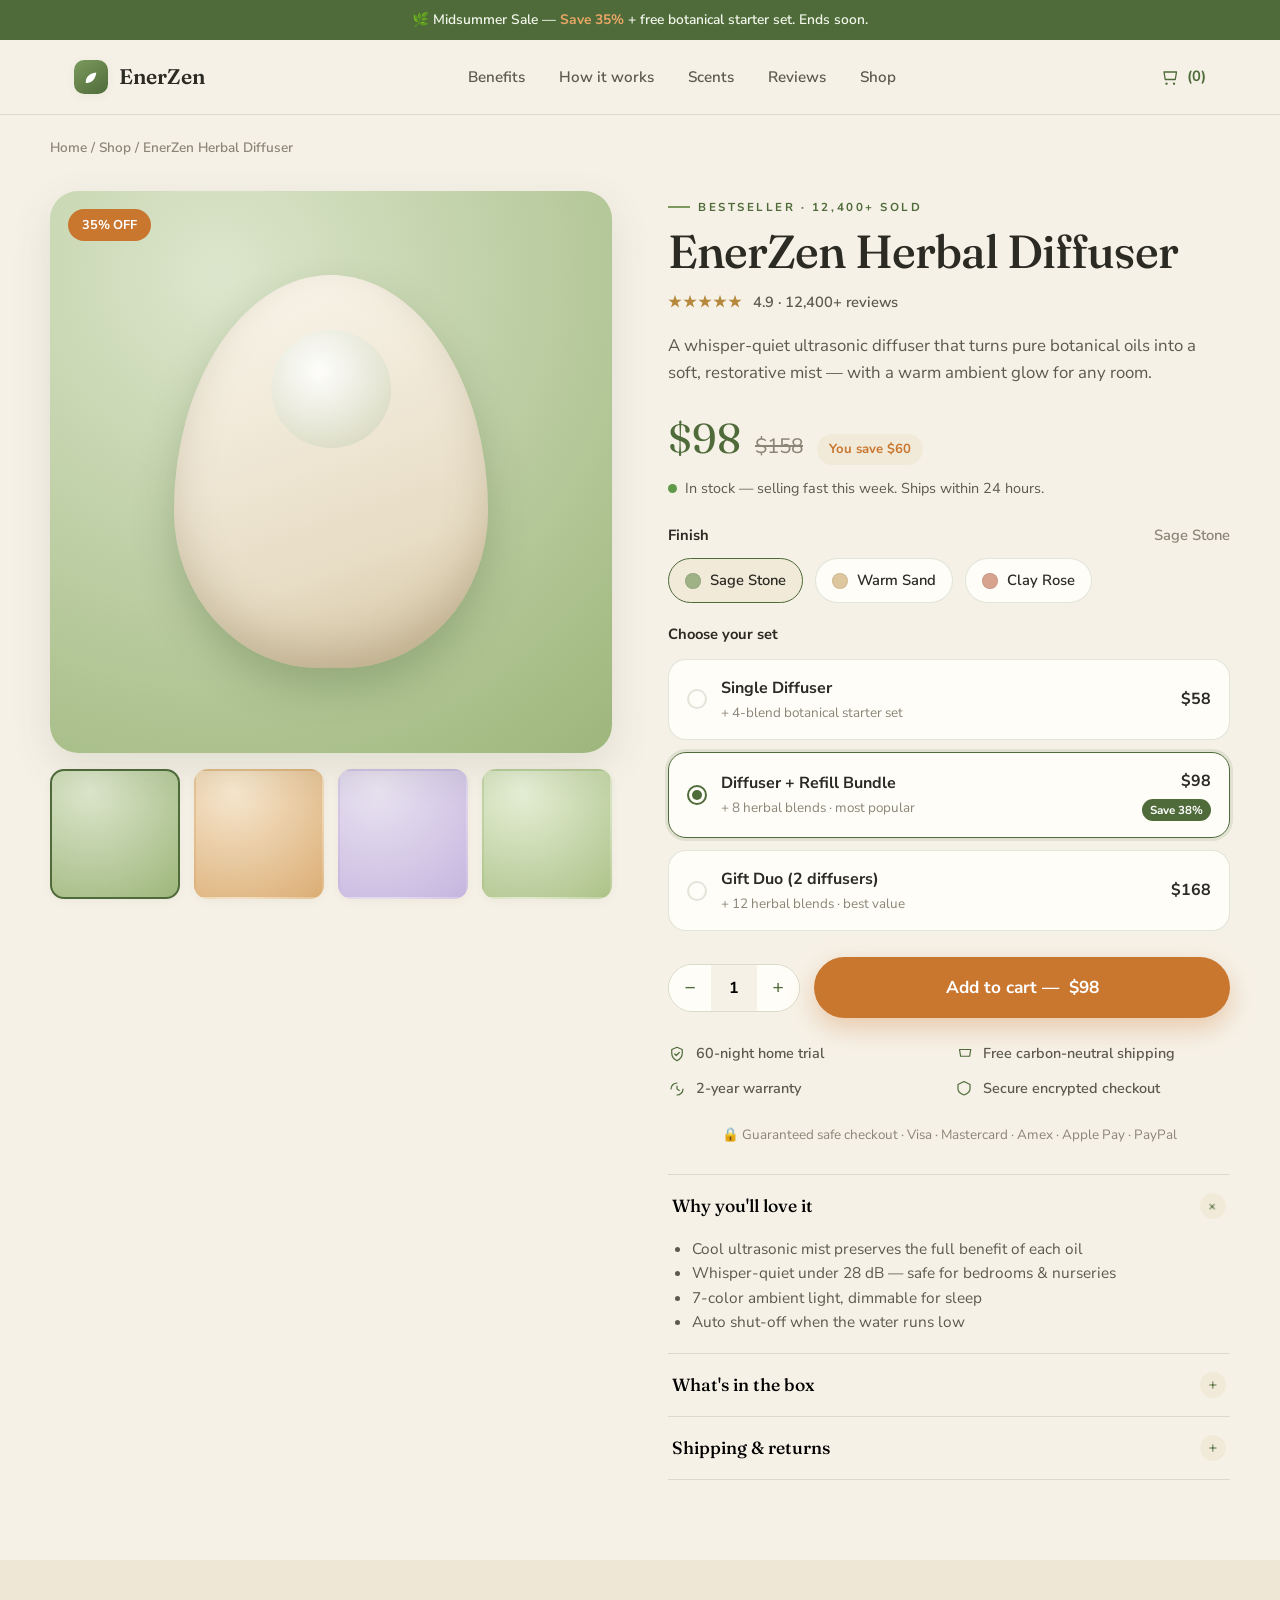
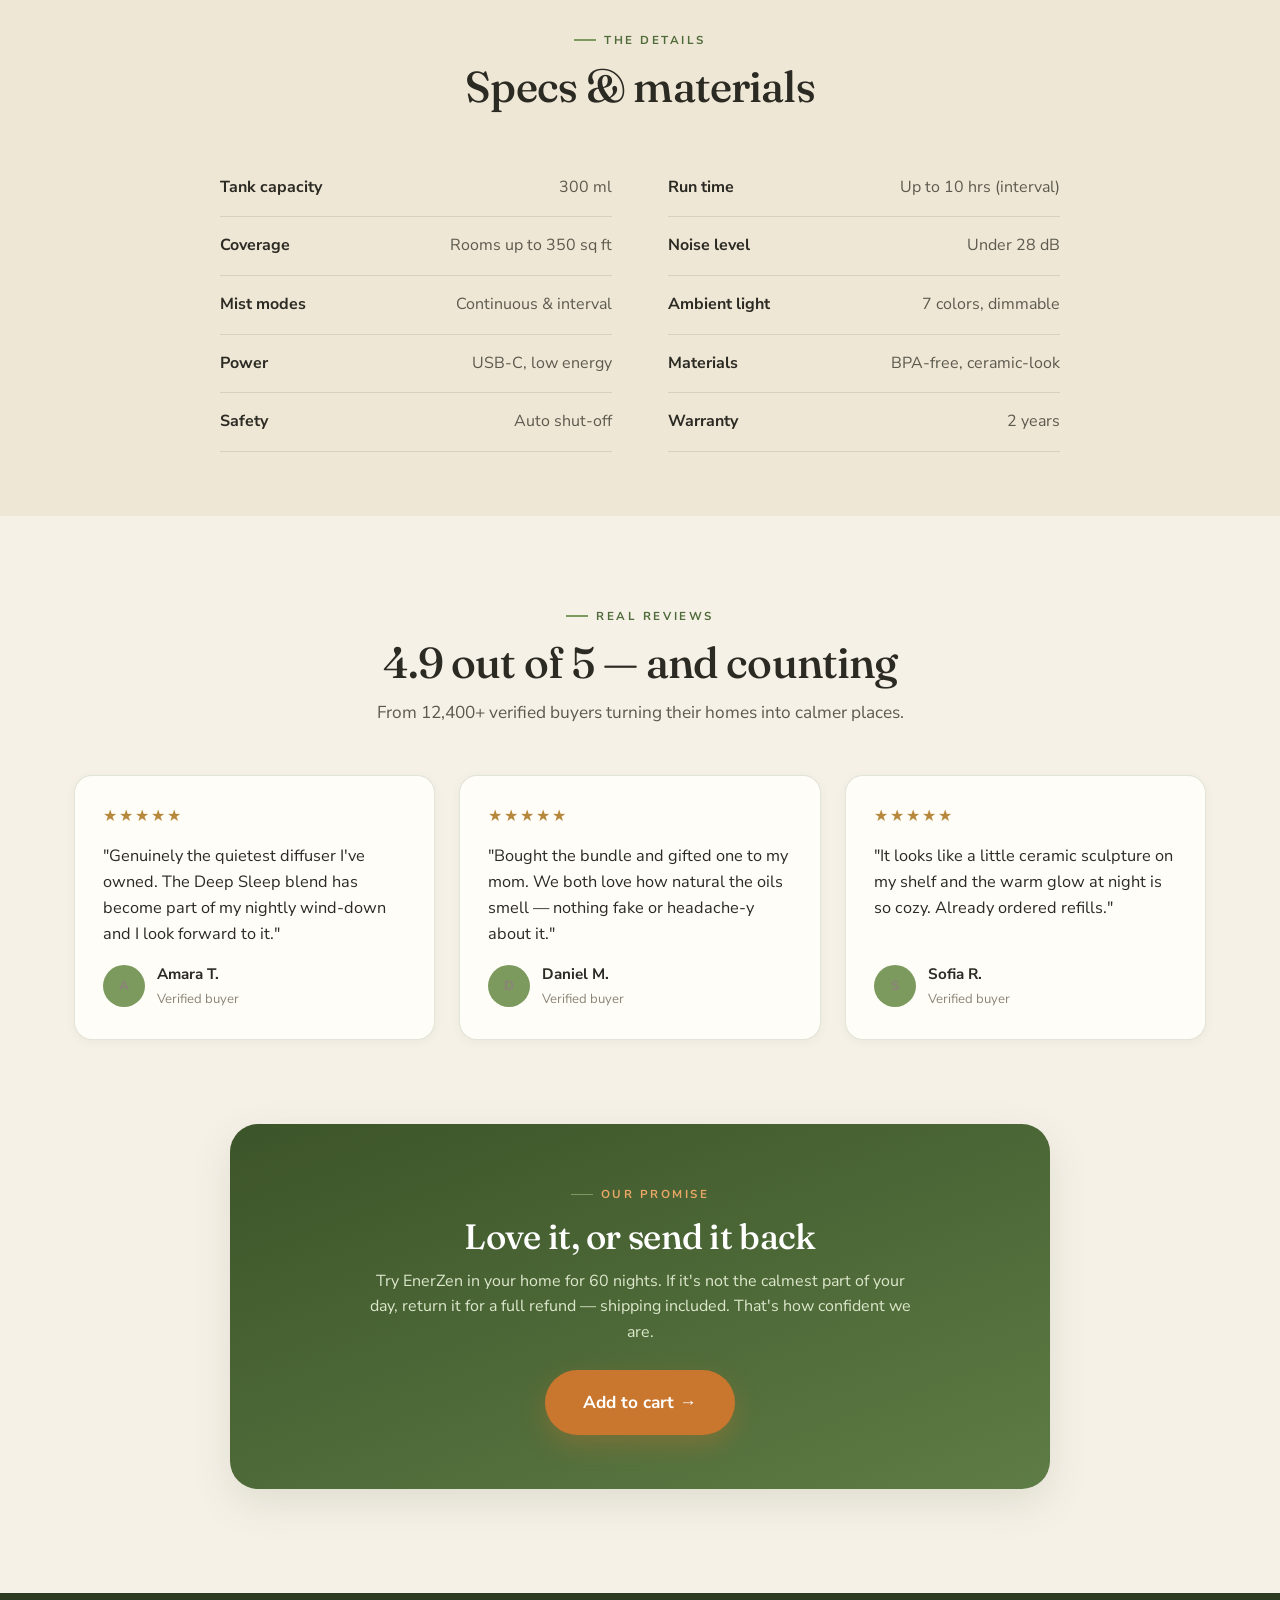
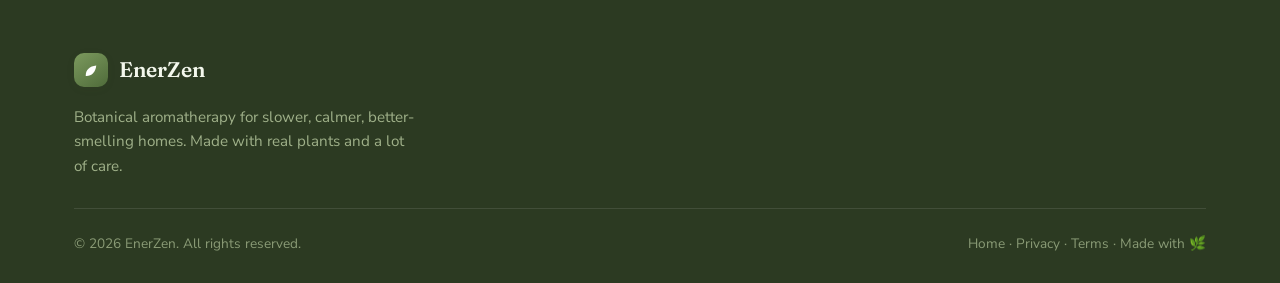
<file: product.html>
<!DOCTYPE html>
<html lang="en">
<head>
  <meta charset="UTF-8" />
  <meta name="viewport" content="width=device-width, initial-scale=1.0" />
  <title>EnerZen Herbal Diffuser — Shop | Natural Aromatherapy</title>
  <meta name="description" content="Buy the EnerZen Herbal Diffuser. Ultrasonic, whisper-quiet, 100% plant-based botanical blends included. 60-night home trial and 2-year warranty." />

  <link rel="preconnect" href="https://fonts.googleapis.com" />
  <link rel="preconnect" href="https://fonts.gstatic.com" crossorigin />
  <link href="https://fonts.googleapis.com/css2?family=Fraunces:ital,opsz,wght@0,9..144,400;0,9..144,500;0,9..144,600;1,9..144,400&family=Nunito+Sans:wght@400;500;600;700;800&display=swap" rel="stylesheet" />

  <style>
    :root {
      --color-primary:#4F6B3A; --color-primary-dark:#3C5429; --color-primary-soft:#7C9A5E;
      --color-accent:#C9762F; --color-accent-soft:#E8A765; --color-gold:#B6883C;
      --color-bg:#F6F1E7; --color-bg-2:#EFE7D6; --color-surface:#FFFDF8; --color-surface-2:#F1EAD9;
      --color-border:rgba(79,107,58,0.16);
      --color-text:#2B2A23; --color-text-soft:#5C5A4E; --color-text-faint:#8A8576;
      --font-display:'Fraunces',Georgia,serif; --font-body:'Nunito Sans',-apple-system,sans-serif;
      --radius:18px; --radius-lg:28px;
      --shadow-sm:0 2px 10px rgba(60,84,41,.06); --shadow-md:0 14px 40px rgba(60,84,41,.12); --shadow-lg:0 30px 70px rgba(60,84,41,.18);
      --maxw:1180px;
    }
    * { margin:0; padding:0; box-sizing:border-box; }
    html { scroll-behavior:smooth; }
    body { font-family:var(--font-body); color:var(--color-text); background:var(--color-bg); line-height:1.6; -webkit-font-smoothing:antialiased; overflow-x:hidden; }
    a { color:inherit; text-decoration:none; }
    img { max-width:100%; display:block; }
    h1,h2,h3 { font-family:var(--font-display); font-weight:500; line-height:1.1; letter-spacing:-0.02em; }
    .wrap { max-width:var(--maxw); margin:0 auto; padding:0 24px; }
    .eyebrow { text-transform:uppercase; letter-spacing:0.22em; font-size:0.72rem; font-weight:700; color:var(--color-primary); display:inline-flex; align-items:center; gap:8px; }
    .eyebrow::before { content:""; width:22px; height:1.5px; background:var(--color-primary-soft); display:inline-block; }

    .btn { display:inline-flex; align-items:center; justify-content:center; gap:10px; font-family:var(--font-body); font-weight:700; font-size:1rem; padding:16px 30px; border-radius:100px; cursor:pointer; border:none; transition:transform .18s ease, box-shadow .18s ease, background .18s ease; white-space:nowrap; }
    .btn-primary { background:var(--color-primary); color:#FBFDF6; box-shadow:0 10px 26px rgba(79,107,58,.30); }
    .btn-primary:hover { background:var(--color-primary-dark); transform:translateY(-2px); }
    .btn-accent { background:var(--color-accent); color:#fff; box-shadow:0 10px 26px rgba(201,118,47,.32); }
    .btn-accent:hover { transform:translateY(-2px); box-shadow:0 16px 34px rgba(201,118,47,.4); }
    .btn-ghost { background:transparent; color:var(--color-primary); border:1.5px solid var(--color-border); }
    .btn-ghost:hover { background:var(--color-surface-2); }
    .btn-lg { padding:19px 38px; font-size:1.08rem; }
    .stars { color:var(--color-gold); letter-spacing:2px; }

    /* Header */
    header { position:sticky; top:0; z-index:100; background:rgba(246,241,231,0.82); backdrop-filter:blur(14px); border-bottom:1px solid var(--color-border); }
    .nav { display:flex; align-items:center; justify-content:space-between; height:74px; }
    .logo { display:flex; align-items:center; gap:11px; font-family:var(--font-display); font-weight:600; font-size:1.32rem; }
    .logo .leaf { width:34px; height:34px; border-radius:10px; background:linear-gradient(145deg,var(--color-primary-soft),var(--color-primary)); display:grid; place-items:center; color:#fff; box-shadow:var(--shadow-sm); }
    .nav-links { display:flex; gap:34px; align-items:center; }
    .nav-links a { font-weight:600; font-size:0.95rem; color:var(--color-text-soft); }
    .nav-links a:hover { color:var(--color-primary); }
    .cart-pill { display:flex; align-items:center; gap:8px; font-weight:700; font-size:0.92rem; color:var(--color-primary); }
    @media (max-width:860px){ .nav-links{ display:none; } }

    .announce { background:var(--color-primary); color:#F3F7EC; text-align:center; font-size:0.86rem; font-weight:600; padding:9px 16px; }
    .announce b { color:var(--color-accent-soft); }

    .crumbs { padding:22px 0 0; font-size:0.85rem; color:var(--color-text-faint); font-weight:600; }
    .crumbs a:hover { color:var(--color-primary); }

    /* Product layout */
    .product { display:grid; grid-template-columns:1fr 1fr; gap:56px; padding:32px 0 80px; align-items:start; }
    @media (max-width:900px){ .product { grid-template-columns:1fr; gap:36px; } }

    /* Gallery */
    .gallery { position:sticky; top:96px; }
    @media (max-width:900px){ .gallery { position:static; } }
    .main-img { aspect-ratio:1/1; border-radius:var(--radius-lg); box-shadow:var(--shadow-md); position:relative; overflow:hidden; display:grid; place-items:center; transition:background .4s ease; }
    .main-img .mist { position:absolute; width:180px; height:180px; border-radius:50%; background:radial-gradient(circle,rgba(255,255,255,0.8),transparent 65%); top:14%; filter:blur(6px); animation:rise 6s ease-in-out infinite; }
    @keyframes rise { 0%,100%{ transform:translateY(8px) scale(1); opacity:.5; } 50%{ transform:translateY(-14px) scale(1.08); opacity:.85; } }
    .diffuser { width:56%; aspect-ratio:1/1.25; border-radius:50% 50% 46% 46% / 60% 60% 40% 40%; background:linear-gradient(160deg,#FBF7EE,#E7DCC4 70%,#D2C2A0); box-shadow:inset 0 -20px 40px rgba(120,100,60,0.25), 0 20px 40px rgba(60,84,41,0.25); position:relative; z-index:2; }
    .diffuser::after { content:""; position:absolute; top:14%; left:50%; transform:translateX(-50%); width:38%; height:30%; border-radius:50%; background:radial-gradient(circle at 40% 35%,rgba(255,255,255,0.9),rgba(124,154,94,0.25)); }
    .sale-flag { position:absolute; top:18px; left:18px; background:var(--color-accent); color:#fff; font-weight:700; font-size:0.8rem; padding:6px 14px; border-radius:100px; z-index:3; }
    .thumbs { display:grid; grid-template-columns:repeat(4,1fr); gap:14px; margin-top:16px; }
    .thumb { aspect-ratio:1/1; border-radius:14px; cursor:pointer; border:2px solid transparent; box-shadow:var(--shadow-sm); transition:border-color .15s, transform .15s; }
    .thumb:hover { transform:translateY(-2px); }
    .thumb.active { border-color:var(--color-primary); }
    .g1{ background:radial-gradient(120% 120% at 30% 15%,#DCE6CC,#98B274); }
    .g2{ background:radial-gradient(120% 120% at 30% 15%,#F6E7CF,#D9A86C); }
    .g3{ background:radial-gradient(120% 120% at 30% 15%,#E8E2F0,#C3B2DE); }
    .g4{ background:radial-gradient(120% 120% at 30% 15%,#E6EFD6,#A7BE82); }

    /* Buy box */
    .buy h1 { font-size:clamp(2rem,4vw,2.9rem); margin:10px 0 14px; }
    .rating-row { display:flex; align-items:center; gap:10px; margin-bottom:18px; font-weight:600; color:var(--color-text-soft); font-size:0.92rem; }
    .price-row { display:flex; align-items:baseline; gap:14px; margin:18px 0 6px; }
    .price { font-family:var(--font-display); font-size:2.6rem; color:var(--color-primary); }
    .was { text-decoration:line-through; color:var(--color-text-faint); font-size:1.3rem; }
    .save-tag { background:var(--color-surface-2); color:var(--color-accent); font-weight:700; font-size:0.82rem; padding:5px 12px; border-radius:100px; }
    .stock-note { color:var(--color-text-soft); font-size:0.9rem; margin-bottom:24px; display:flex; align-items:center; gap:8px; }
    .stock-note .pulse { width:9px; height:9px; border-radius:50%; background:#5E9A4A; box-shadow:0 0 0 0 rgba(94,154,74,.6); animation:pulse 1.8s infinite; }
    @keyframes pulse { 0%{ box-shadow:0 0 0 0 rgba(94,154,74,.5);} 70%{ box-shadow:0 0 0 8px rgba(94,154,74,0);} 100%{ box-shadow:0 0 0 0 rgba(94,154,74,0);} }

    .opt-label { font-weight:700; font-size:0.92rem; margin:20px 0 10px; display:flex; justify-content:space-between; }
    .opt-label span { color:var(--color-text-faint); font-weight:600; }
    .swatches { display:flex; gap:12px; flex-wrap:wrap; }
    .swatch { display:flex; align-items:center; gap:9px; padding:10px 16px; border-radius:100px; border:1.5px solid var(--color-border); cursor:pointer; font-weight:600; font-size:0.92rem; background:var(--color-surface); transition:border-color .15s, background .15s; }
    .swatch .dot { width:16px; height:16px; border-radius:50%; box-shadow:inset 0 0 0 1px rgba(0,0,0,.08); }
    .swatch.active { border-color:var(--color-primary); background:var(--color-surface-2); }

    .plans { display:grid; gap:12px; margin:12px 0 26px; }
    .plan { display:flex; align-items:center; gap:14px; padding:16px 18px; border-radius:var(--radius); border:1.5px solid var(--color-border); cursor:pointer; background:var(--color-surface); transition:border-color .15s, box-shadow .15s; }
    .plan.active { border-color:var(--color-primary); box-shadow:0 0 0 3px rgba(79,107,58,.12); }
    .plan .radio { flex:none; width:20px; height:20px; border-radius:50%; border:2px solid var(--color-border); display:grid; place-items:center; }
    .plan.active .radio { border-color:var(--color-primary); }
    .plan.active .radio::after { content:""; width:10px; height:10px; border-radius:50%; background:var(--color-primary); }
    .plan .pinfo { flex:1; }
    .plan .pinfo b { font-size:1rem; }
    .plan .pinfo small { display:block; color:var(--color-text-faint); font-size:0.84rem; }
    .plan .pprice { text-align:right; font-weight:700; }
    .plan .pprice .best { display:block; font-size:0.72rem; color:#fff; background:var(--color-primary); padding:2px 8px; border-radius:100px; margin-top:4px; }

    .qty-row { display:flex; align-items:center; gap:14px; margin-bottom:18px; }
    .qty { display:flex; align-items:center; border:1.5px solid var(--color-border); border-radius:100px; overflow:hidden; }
    .qty button { background:var(--color-surface); border:none; width:42px; height:46px; font-size:1.2rem; cursor:pointer; color:var(--color-primary); }
    .qty button:hover { background:var(--color-surface-2); }
    .qty input { width:46px; text-align:center; border:none; font-family:var(--font-body); font-weight:700; font-size:1rem; background:transparent; }
    .add-btn { flex:1; }

    .reassure { display:grid; grid-template-columns:repeat(2,1fr); gap:12px; margin:24px 0; }
    .reassure div { display:flex; align-items:center; gap:10px; font-size:0.9rem; font-weight:600; color:var(--color-text-soft); }
    .reassure svg { flex:none; color:var(--color-primary); }
    .pay-note { text-align:center; color:var(--color-text-faint); font-size:0.84rem; }

    .accordion { margin-top:28px; border-top:1px solid var(--color-border); }
    .acc-item { border-bottom:1px solid var(--color-border); }
    .acc-q { width:100%; background:none; border:none; cursor:pointer; text-align:left; padding:18px 4px; font-family:var(--font-display); font-size:1.1rem; font-weight:500; display:flex; justify-content:space-between; align-items:center; }
    .acc-q .plus { width:26px; height:26px; border-radius:50%; background:var(--color-surface-2); display:grid; place-items:center; color:var(--color-primary); transition:transform .25s; }
    .acc-a { max-height:0; overflow:hidden; transition:max-height .3s ease; color:var(--color-text-soft); font-size:0.96rem; }
    .acc-a p { padding:0 4px 18px; }
    .acc-a ul { padding:0 4px 18px 24px; }
    .acc-item.open .plus { transform:rotate(45deg); }

    /* Sections below */
    section.block { padding:84px 0; }
    .section-head { max-width:640px; margin:0 auto 48px; text-align:center; }
    .section-head h2 { font-size:clamp(2rem,4vw,2.7rem); margin:14px 0 12px; }
    .section-head p { color:var(--color-text-soft); font-size:1.08rem; }
    .specs { display:grid; grid-template-columns:repeat(2,1fr); gap:0 56px; max-width:840px; margin:0 auto; }
    .spec { display:flex; justify-content:space-between; gap:16px; padding:16px 0; border-bottom:1px solid var(--color-border); }
    .spec b { font-weight:700; }
    .spec span { color:var(--color-text-soft); text-align:right; }
    @media (max-width:700px){ .specs{ grid-template-columns:1fr; } }

    .reviews { display:grid; grid-template-columns:repeat(3,1fr); gap:24px; }
    .review { background:var(--color-surface); border:1px solid var(--color-border); border-radius:var(--radius); padding:28px; box-shadow:var(--shadow-sm); display:flex; flex-direction:column; gap:14px; }
    .review p { font-size:1.02rem; }
    .reviewer { display:flex; align-items:center; gap:12px; margin-top:auto; }
    .avatar { width:42px; height:42px; border-radius:50%; display:grid; place-items:center; color:#fff; font-weight:800; background:var(--color-primary-soft); }
    .reviewer b { font-size:0.95rem; display:block; }
    .reviewer span { font-size:0.82rem; color:var(--color-text-faint); }
    @media (max-width:860px){ .reviews{ grid-template-columns:1fr; } }

    .guarantee-band { background:linear-gradient(160deg,#3C5429,#5E7C45); color:#F3F7EC; border-radius:var(--radius-lg); padding:54px 48px; text-align:center; max-width:820px; margin:0 auto; box-shadow:var(--shadow-md); }
    .guarantee-band h2 { color:#fff; font-size:2.2rem; margin:14px 0 12px; }
    .guarantee-band p { color:#DCE7CC; max-width:560px; margin:0 auto; }

    footer { background:#2C3A22; color:#C9D6B6; padding:60px 0 28px; margin-top:20px; }
    .foot-bottom { display:flex; justify-content:space-between; flex-wrap:wrap; gap:12px; font-size:0.85rem; color:#8A9B76; }
    footer .logo { color:#F3F7EC; margin-bottom:18px; }
    footer p { color:#9FB089; font-size:0.95rem; max-width:340px; margin-bottom:30px; }

    /* Sticky mobile buy bar */
    .sticky-bar { position:fixed; left:0; right:0; bottom:0; z-index:200; background:var(--color-surface); border-top:1px solid var(--color-border); box-shadow:0 -8px 30px rgba(60,84,41,.12); padding:12px 18px; display:none; align-items:center; justify-content:space-between; gap:14px; }
    .sticky-bar .sp { font-weight:800; }
    .sticky-bar .sp .was { font-size:0.9rem; }
    .sticky-bar .btn { padding:14px 26px; }
    @media (max-width:900px){ .sticky-bar { display:flex; } body { padding-bottom:76px; } }

    .reveal { opacity:0; transform:translateY(24px); transition:opacity .6s ease, transform .6s ease; }
    .reveal.in { opacity:1; transform:none; }
  </style>
</head>
<body>

  <div class="announce">🌿 Midsummer Sale — <b>Save 35%</b> + free botanical starter set. Ends soon.</div>

  <header>
    <div class="wrap nav">
      <a href="index.html" class="logo">
        <span class="leaf"><svg width="18" height="18" viewBox="0 0 24 24" fill="none"><path d="M5 19c0-7 5-12 14-13-1 9-6 14-13 14-1 0-1 0-1-1Z" fill="currentColor"/></svg></span>
        EnerZen
      </a>
      <nav class="nav-links">
        <a href="index.html#benefits">Benefits</a>
        <a href="index.html#how">How it works</a>
        <a href="index.html#scents">Scents</a>
        <a href="index.html#reviews">Reviews</a>
        <a href="product.html">Shop</a>
      </nav>
      <span class="cart-pill">
        <svg width="20" height="20" viewBox="0 0 24 24" fill="none"><path d="M6 6h15l-1.5 9h-12L6 6Z" stroke="currentColor" stroke-width="1.6" stroke-linecap="round" stroke-linejoin="round"/><circle cx="9" cy="20" r="1.4" fill="currentColor"/><circle cx="18" cy="20" r="1.4" fill="currentColor"/></svg>
        <span id="cart-count">(0)</span>
      </span>
    </div>
  </header>

  <div class="wrap crumbs"><a href="index.html">Home</a> / <a href="product.html">Shop</a> / EnerZen Herbal Diffuser</div>

  <main class="wrap product">
    <!-- GALLERY -->
    <div class="gallery">
      <div class="main-img g1" id="mainImg">
        <span class="sale-flag">35% OFF</span>
        <div class="mist"></div>
        <div class="diffuser"></div>
      </div>
      <div class="thumbs">
        <div class="thumb g1 active" data-g="g1"></div>
        <div class="thumb g2" data-g="g2"></div>
        <div class="thumb g3" data-g="g3"></div>
        <div class="thumb g4" data-g="g4"></div>
      </div>
    </div>

    <!-- BUY BOX -->
    <div class="buy">
      <span class="eyebrow">Bestseller · 12,400+ sold</span>
      <h1>EnerZen Herbal Diffuser</h1>
      <div class="rating-row"><span class="stars">★★★★★</span> 4.9 · 12,400+ reviews</div>
      <p style="color:var(--color-text-soft); font-size:1.05rem;">A whisper-quiet ultrasonic diffuser that turns pure botanical oils into a soft, restorative mist — with a warm ambient glow for any room.</p>

      <div class="price-row">
        <span class="price" id="price">$58</span>
        <span class="was" id="was">$89</span>
        <span class="save-tag">You save $31</span>
      </div>
      <div class="stock-note"><span class="pulse"></span> In stock — selling fast this week. Ships within 24 hours.</div>

      <!-- Color -->
      <div class="opt-label">Finish <span id="colorName">Sage Stone</span></div>
      <div class="swatches" id="swatches">
        <div class="swatch active" data-name="Sage Stone"><span class="dot" style="background:#9FB286;"></span> Sage Stone</div>
        <div class="swatch" data-name="Warm Sand"><span class="dot" style="background:#DEC79E;"></span> Warm Sand</div>
        <div class="swatch" data-name="Clay Rose"><span class="dot" style="background:#D7A38F;"></span> Clay Rose</div>
      </div>

      <!-- Plan -->
      <div class="opt-label">Choose your set</div>
      <div class="plans" id="plans">
        <div class="plan" data-price="58" data-was="89">
          <span class="radio"></span>
          <span class="pinfo"><b>Single Diffuser</b><small>+ 4-blend botanical starter set</small></span>
          <span class="pprice">$58</span>
        </div>
        <div class="plan active" data-price="98" data-was="158">
          <span class="radio"></span>
          <span class="pinfo"><b>Diffuser + Refill Bundle</b><small>+ 8 herbal blends · most popular</small></span>
          <span class="pprice">$98<span class="best">Save 38%</span></span>
        </div>
        <div class="plan" data-price="168" data-was="267">
          <span class="radio"></span>
          <span class="pinfo"><b>Gift Duo (2 diffusers)</b><small>+ 12 herbal blends · best value</small></span>
          <span class="pprice">$168</span>
        </div>
      </div>

      <div class="qty-row">
        <div class="qty">
          <button id="minus" aria-label="Decrease">−</button>
          <input id="qty" value="1" inputmode="numeric" />
          <button id="plus" aria-label="Increase">+</button>
        </div>
        <button class="btn btn-accent btn-lg add-btn" id="addBtn">Add to cart — <span id="btnTotal">$98</span></button>
      </div>

      <div class="reassure">
        <div><svg width="18" height="18" viewBox="0 0 24 24" fill="none"><path d="M12 3l7 3v5c0 5-3 8-7 10-4-2-7-5-7-10V6l7-3Z" stroke="currentColor" stroke-width="1.6" stroke-linejoin="round"/><path d="M9 12l2 2 4-4" stroke="currentColor" stroke-width="1.6" stroke-linecap="round" stroke-linejoin="round"/></svg> 60-night home trial</div>
        <div><svg width="18" height="18" viewBox="0 0 24 24" fill="none"><path d="M6 6h15l-1.5 9h-12L6 6Z" stroke="currentColor" stroke-width="1.6" stroke-linejoin="round"/></svg> Free carbon-neutral shipping</div>
        <div><svg width="18" height="18" viewBox="0 0 24 24" fill="none"><path d="M4 12a8 8 0 0 1 8-8m8 8a8 8 0 0 1-8 8" stroke="currentColor" stroke-width="1.6" stroke-linecap="round"/><path d="M12 8v4l3 2" stroke="currentColor" stroke-width="1.6" stroke-linecap="round"/></svg> 2-year warranty</div>
        <div><svg width="18" height="18" viewBox="0 0 24 24" fill="none"><path d="M12 2 4 6v6c0 5 8 8 8 8s8-3 8-8V6l-8-4Z" stroke="currentColor" stroke-width="1.6" stroke-linejoin="round"/></svg> Secure encrypted checkout</div>
      </div>
      <p class="pay-note">🔒 Guaranteed safe checkout · Visa · Mastercard · Amex · Apple Pay · PayPal</p>

      <!-- Accordion details -->
      <div class="accordion">
        <div class="acc-item open">
          <button class="acc-q">Why you'll love it <span class="plus">+</span></button>
          <div class="acc-a"><ul>
            <li>Cool ultrasonic mist preserves the full benefit of each oil</li>
            <li>Whisper-quiet under 28 dB — safe for bedrooms &amp; nurseries</li>
            <li>7-color ambient light, dimmable for sleep</li>
            <li>Auto shut-off when the water runs low</li>
          </ul></div>
        </div>
        <div class="acc-item">
          <button class="acc-q">What's in the box <span class="plus">+</span></button>
          <div class="acc-a"><p>EnerZen Herbal Diffuser, USB-C adapter, the 4-blend botanical starter set (Quiet Forest, Golden Hour, Deep Sleep, Morning Bloom), measuring cup, and a quick-start care guide.</p></div>
        </div>
        <div class="acc-item">
          <button class="acc-q">Shipping &amp; returns <span class="plus">+</span></button>
          <div class="acc-a"><p>Free carbon-neutral shipping on every order, dispatched within 24 hours. Love it for 60 nights or send it back for a full refund — no restocking fees, ever.</p></div>
        </div>
      </div>
    </div>
  </main>

  <!-- SPECS -->
  <section class="block" style="background:var(--color-bg-2); padding-top:64px; padding-bottom:64px;">
    <div class="wrap">
      <div class="section-head reveal">
        <span class="eyebrow" style="justify-content:center;">The details</span>
        <h2>Specs &amp; materials</h2>
      </div>
      <div class="specs reveal">
        <div class="spec"><b>Tank capacity</b><span>300 ml</span></div>
        <div class="spec"><b>Run time</b><span>Up to 10 hrs (interval)</span></div>
        <div class="spec"><b>Coverage</b><span>Rooms up to 350 sq ft</span></div>
        <div class="spec"><b>Noise level</b><span>Under 28 dB</span></div>
        <div class="spec"><b>Mist modes</b><span>Continuous &amp; interval</span></div>
        <div class="spec"><b>Ambient light</b><span>7 colors, dimmable</span></div>
        <div class="spec"><b>Power</b><span>USB-C, low energy</span></div>
        <div class="spec"><b>Materials</b><span>BPA-free, ceramic-look</span></div>
        <div class="spec"><b>Safety</b><span>Auto shut-off</span></div>
        <div class="spec"><b>Warranty</b><span>2 years</span></div>
      </div>
    </div>
  </section>

  <!-- REVIEWS -->
  <section class="block">
    <div class="wrap">
      <div class="section-head reveal">
        <span class="eyebrow" style="justify-content:center;">Real reviews</span>
        <h2>4.9 out of 5 — and counting</h2>
        <p>From 12,400+ verified buyers turning their homes into calmer places.</p>
      </div>
      <div class="reviews">
        <div class="review reveal">
          <div class="stars">★★★★★</div>
          <p>"Genuinely the quietest diffuser I've owned. The Deep Sleep blend has become part of my nightly wind-down and I look forward to it."</p>
          <div class="reviewer"><span class="avatar">A</span><div><b>Amara T.</b><span>Verified buyer</span></div></div>
        </div>
        <div class="review reveal">
          <div class="stars">★★★★★</div>
          <p>"Bought the bundle and gifted one to my mom. We both love how natural the oils smell — nothing fake or headache-y about it."</p>
          <div class="reviewer"><span class="avatar">D</span><div><b>Daniel M.</b><span>Verified buyer</span></div></div>
        </div>
        <div class="review reveal">
          <div class="stars">★★★★★</div>
          <p>"It looks like a little ceramic sculpture on my shelf and the warm glow at night is so cozy. Already ordered refills."</p>
          <div class="reviewer"><span class="avatar">S</span><div><b>Sofia R.</b><span>Verified buyer</span></div></div>
        </div>
      </div>
    </div>
  </section>

  <!-- GUARANTEE -->
  <section class="block" style="padding-top:0;">
    <div class="wrap">
      <div class="guarantee-band reveal">
        <span class="eyebrow" style="justify-content:center; color:var(--color-accent-soft);">Our promise</span>
        <h2>Love it, or send it back</h2>
        <p>Try EnerZen in your home for 60 nights. If it's not the calmest part of your day, return it for a full refund — shipping included. That's how confident we are.</p>
        <a href="#" class="btn btn-accent btn-lg" style="margin-top:24px;" onclick="document.getElementById('addBtn').scrollIntoView({behavior:'smooth'}); return false;">Add to cart →</a>
      </div>
    </div>
  </section>

  <footer>
    <div class="wrap">
      <div class="logo"><span class="leaf"><svg width="18" height="18" viewBox="0 0 24 24" fill="none"><path d="M5 19c0-7 5-12 14-13-1 9-6 14-13 14-1 0-1 0-1-1Z" fill="currentColor"/></svg></span> EnerZen</div>
      <p>Botanical aromatherapy for slower, calmer, better-smelling homes. Made with real plants and a lot of care.</p>
      <div class="foot-bottom" style="border-top:1px solid rgba(255,255,255,0.1); padding-top:24px;">
        <span>© 2026 EnerZen. All rights reserved.</span>
        <span><a href="index.html">Home</a> · Privacy · Terms · Made with 🌿</span>
      </div>
    </div>
  </footer>

  <!-- STICKY MOBILE BAR -->
  <div class="sticky-bar">
    <div class="sp"><span id="barPrice">$98</span> <span class="was" id="barWas" style="text-decoration:line-through; color:var(--color-text-faint);">$158</span></div>
    <button class="btn btn-accent" onclick="document.getElementById('addBtn').click();">Add to cart</button>
  </div>

  <script>
    // ----- Gallery -----
    var mainImg = document.getElementById('mainImg');
    document.querySelectorAll('.thumb').forEach(function(t){
      t.addEventListener('click', function(){
        document.querySelectorAll('.thumb').forEach(function(x){ x.classList.remove('active'); });
        t.classList.add('active');
        mainImg.className = 'main-img ' + t.dataset.g;
      });
    });

    // ----- Color swatches -----
    document.querySelectorAll('#swatches .swatch').forEach(function(s){
      s.addEventListener('click', function(){
        document.querySelectorAll('#swatches .swatch').forEach(function(x){ x.classList.remove('active'); });
        s.classList.add('active');
        document.getElementById('colorName').textContent = s.dataset.name;
      });
    });

    // ----- Plan + price logic -----
    var state = { price:98, was:158, qty:1 };
    function fmt(n){ return '$' + n; }
    function render(){
      document.getElementById('price').textContent = fmt(state.price);
      document.getElementById('was').textContent = fmt(state.was);
      var total = state.price * state.qty;
      document.getElementById('btnTotal').textContent = fmt(total);
      document.getElementById('barPrice').textContent = fmt(total);
      document.getElementById('barWas').textContent = fmt(state.was * state.qty);
      var save = state.was - state.price;
      document.querySelector('.save-tag').textContent = 'You save ' + fmt(save);
    }
    document.querySelectorAll('#plans .plan').forEach(function(p){
      p.addEventListener('click', function(){
        document.querySelectorAll('#plans .plan').forEach(function(x){ x.classList.remove('active'); });
        p.classList.add('active');
        state.price = parseInt(p.dataset.price, 10);
        state.was = parseInt(p.dataset.was, 10);
        render();
      });
    });

    // ----- Quantity -----
    var qtyInput = document.getElementById('qty');
    document.getElementById('plus').addEventListener('click', function(){ state.qty++; qtyInput.value = state.qty; render(); });
    document.getElementById('minus').addEventListener('click', function(){ if(state.qty>1){ state.qty--; qtyInput.value = state.qty; render(); } });
    qtyInput.addEventListener('input', function(){ var v = parseInt(qtyInput.value,10); state.qty = (isNaN(v)||v<1)?1:v; render(); });

    // ----- Add to cart -----
    var cart = 0;
    document.getElementById('addBtn').addEventListener('click', function(){
      cart += state.qty;
      document.getElementById('cart-count').textContent = '(' + cart + ')';
      var btn = document.getElementById('addBtn');
      var label = btn.innerHTML;
      btn.innerHTML = '✓ Added to cart';
      setTimeout(function(){ btn.innerHTML = label; }, 1400);
    });

    // ----- Accordion -----
    document.querySelectorAll('.acc-q').forEach(function(q){
      q.addEventListener('click', function(){
        var item = q.parentElement;
        var a = item.querySelector('.acc-a');
        var open = item.classList.toggle('open');
        a.style.maxHeight = open ? a.scrollHeight + 'px' : 0;
      });
    });
    // open the first accordion by default
    (function(){ var first = document.querySelector('.acc-item.open .acc-a'); if(first){ first.style.maxHeight = first.scrollHeight + 'px'; } })();

    // ----- Reveal -----
    var io = new IntersectionObserver(function(entries){
      entries.forEach(function(e){ if(e.isIntersecting){ e.target.classList.add('in'); io.unobserve(e.target); } });
    }, { threshold: 0.12 });
    document.querySelectorAll('.reveal').forEach(function(el){ io.observe(el); });

    render();
  </script>
</body>
</html>
</file>
